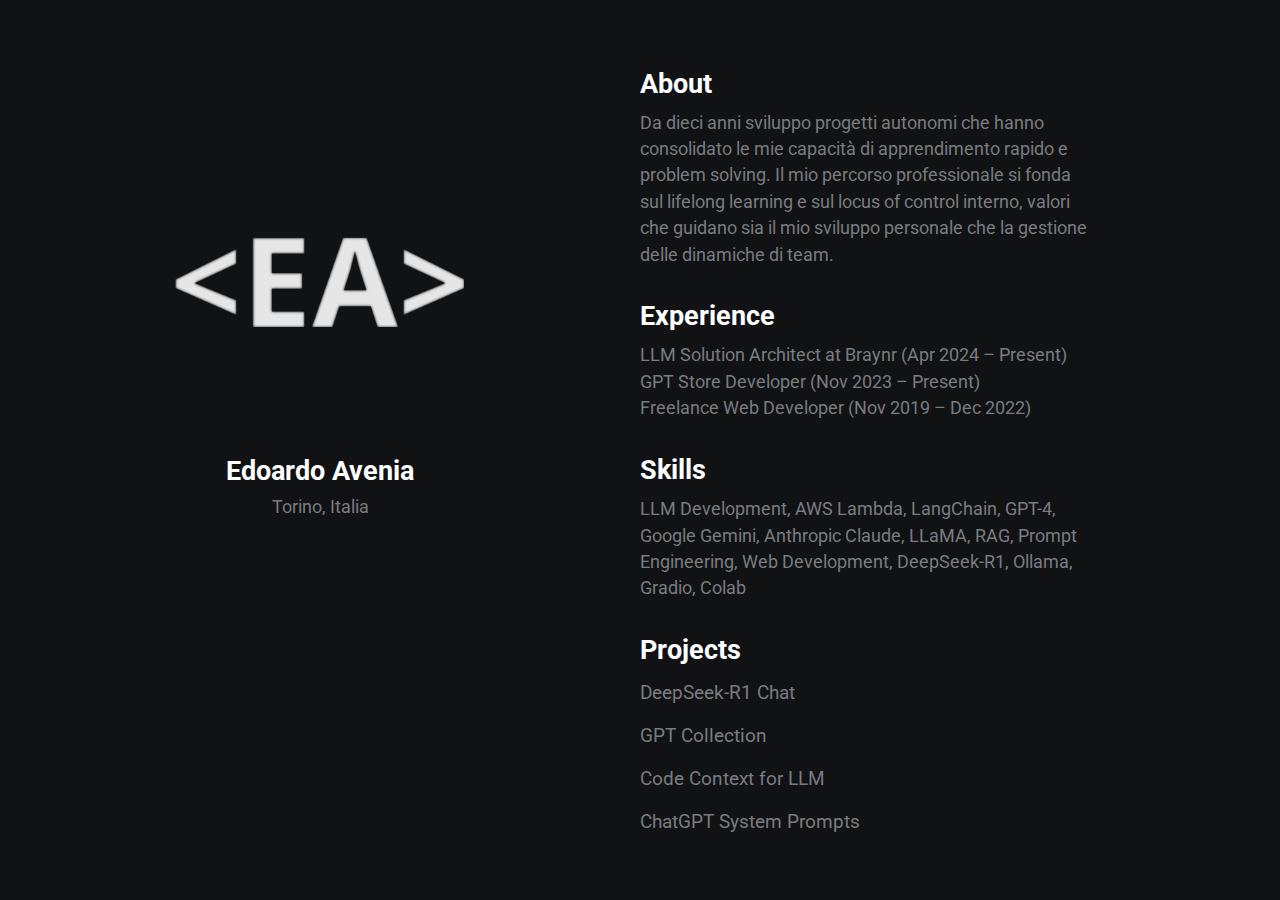
<file: index.html>
<!DOCTYPE html>
<html lang="it">
<head>
    <meta charset="UTF-8">
    <meta name="viewport" content="width=device-width, initial-scale=1.0">
    <meta http-equiv="X-UA-Compatible" content="ie=edge">
    
    <!-- SEO Meta Tags -->
    <title>Edoardo Avenia | LLM Solution Architect & AI Developer</title>
    <meta name="description" content="Edoardo Avenia: LLM Solution Architect e GPT Store Developer a Torino. Esperto in soluzioni AI con LangChain, GPT-4, Google Gemini e Anthropic Claude. Portfolio e progetti di Edoardo Avenia.">
    <meta name="keywords" content="Edoardo Avenia, LLM Developer, AI Developer, GPT Store Developer, LangChain, GPT-4, Google Gemini, Anthropic Claude, RAG, Prompt Engineering, DeepSeek-R1, Developer Torino">
    <meta name="author" content="Edoardo Avenia">

    <!-- Open Graph / Social Media Meta Tags -->
    <meta property="og:title" content="Edoardo Avenia - LLM Solution Architect">
    <meta property="og:description" content="Portfolio di Edoardo Avenia: LLM Solution Architect e GPT Store Developer. Sviluppo soluzioni AI con LangChain, GPT-4, Google Gemini e Anthropic Claude.">
    <meta property="og:image" content="https://edoardoavenia.com/images/edoardo-avenia-llm-developer.png">
    <meta property="og:url" content="https://edoardoavenia.com">
    <meta property="og:type" content="website">

    <!-- Favicons -->
    <link rel="icon" type="image/png" sizes="128x128" href="images/edoardo_avenia_logo.png">

    <!-- Fonts and CSS -->
    <link rel="stylesheet" href="https://use.fontawesome.com/releases/v5.4.1/css/all.css" integrity="sha384-5sAR7xN1Nv6T6+dT2mhtzEpVJvfS3NScPQTrOxhwjIuvcA67KV2R5Jz6kr4abQsz" crossorigin="anonymous">
    <link rel="stylesheet" href="style.css">
</head>
<body>
    <div class="grid-2">
        <div class="section-1">
            <img src="images/edoardo-avenia-llm-developer.png"  
                 alt="Edoardo Avenia - Portfolio personale e progetti di sviluppo AI"
                 class="hero-image">
            <h1>Edoardo Avenia</h1>
            <p>Torino, Italia</p>
            <div class="social-links">
                <a href="https://github.com/edoardoavenia/" target="_blank" aria-label="GitHub di Edoardo Avenia"><i class="fab fa-github"></i></a>
                <a href="https://www.linkedin.com/in/edoardoavenia/" target="_blank" aria-label="LinkedIn di Edoardo Avenia"><i class="fab fa-linkedin"></i></a>
                <a href="https://t.me/Edo4560" target="_blank" aria-label="Telegram di Edoardo Avenia"><i class="fab fa-telegram"></i></a>
            </div>
        </div>
        <div class="section-2">
            <h2>About</h2>
            <p>Da dieci anni sviluppo progetti autonomi che hanno consolidato le mie capacità di apprendimento rapido e problem solving. Il mio percorso professionale si fonda sul lifelong learning e sul locus of control interno, valori che guidano sia il mio sviluppo personale che la gestione delle dinamiche di team.</p>

            <h2>Experience</h2>
            <p>LLM Solution Architect at Braynr (Apr 2024 – Present)<br>
            GPT Store Developer (Nov 2023 – Present)<br>
            Freelance Web Developer (Nov 2019 – Dec 2022)</p>

            <h2>Skills</h2>
            <p>LLM Development, AWS Lambda, LangChain, GPT-4, Google Gemini, Anthropic Claude, LLaMA, RAG, Prompt Engineering, Web Development, DeepSeek-R1, Ollama, Gradio, Colab</p>
            
            <h2>Projects</h2>
            <div class="projects-container">
                <a href="https://github.com/edoardoavenia/deepseek-r1-gradio-env" target="_blank">DeepSeek-R1 Chat</a>
                <a href="https://github.com/edoardoavenia/edoardo-avenia-gpt-collection" target="_blank">GPT Collection</a>
                <a href="https://github.com/edoardoavenia/code-context-for-llm" target="_blank">Code Context for LLM</a>
                <a href="https://github.com/edoardoavenia/chatgpt-system-prompts" target="_blank">ChatGPT System Prompts</a>
            </div>
        </div>
    </div>
</body>
</html>
</file>
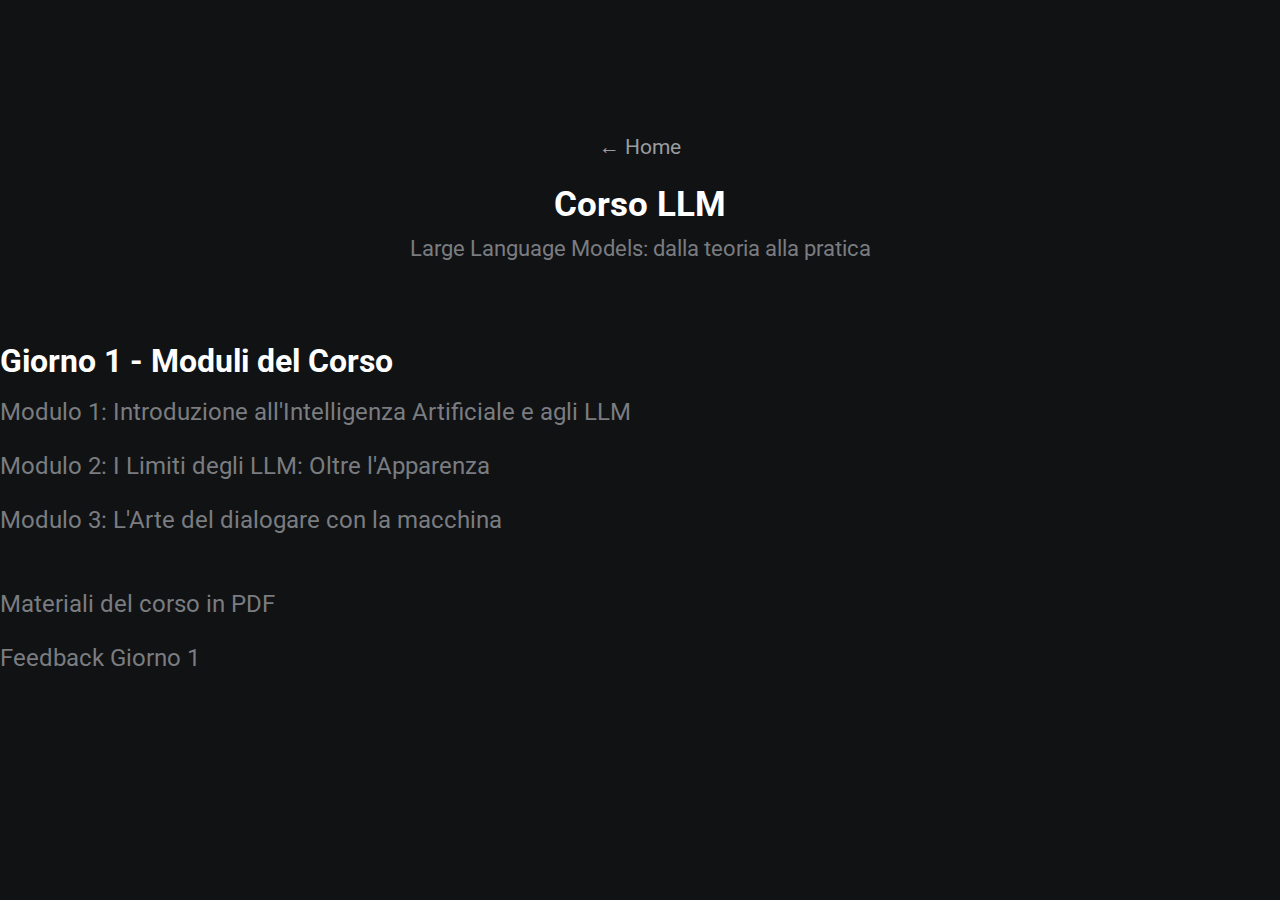
<file: corso-llm/index.html>
<!DOCTYPE html>
<html lang="it">
<head>
    <meta charset="UTF-8">
    <meta name="viewport" content="width=device-width, initial-scale=1.0">
    <title>Corso LLM - Large Language Models | Edoardo Avenia</title>
    <meta name="description" content="Corso completo sui Large Language Models: introduzione all'AI, limiti degli LLM e tecniche di prompt engineering.">
    <link rel="canonical" href="https://edoardoavenia.com/corso-llm/">
    <link rel="stylesheet" href="../style.css">
    <style>
        body {
            font-size: 1.3rem;
        }
        .section-1 h1 {
            font-size: 2.2rem;
        }
        .section-1 p {
            font-size: 1.4rem;
        }
        .section-2 h2 {
            font-size: 2rem;
        }
        .projects-container a {
            font-size: 1.5rem;
            padding: 8px 0;
        }
        .projects-container a:hover {
            font-size: 1.6rem;
        }
        .section-1 a {
            font-size: 1.3rem;
        }
    </style>
</head>
<body>
    <div class="section-1">
        <a href="/" style="color: #9A9C9F;">← Home</a>
        <h1>Corso LLM</h1>
        <p>Large Language Models: dalla teoria alla pratica</p>
    </div>

    <div class="section-2">
        <h2>Giorno 1 - Moduli del Corso</h2>

        <div class="projects-container">
            <a href="./introduzione-ai-llm/">
                Modulo 1: Introduzione all'Intelligenza Artificiale e agli LLM
            </a>

            <a href="./limiti-llm/">
                Modulo 2: I Limiti degli LLM: Oltre l'Apparenza
            </a>

            <a href="./introduzione-prompt-engineering/">
                Modulo 3: L'Arte del dialogare con la macchina
            </a>
        </div>

        <div style="margin-top: 40px;">
            <div class="projects-container">
                <a href="https://drive.google.com/drive/folders/1SdBfxS8YXXy1dbtgzeSe_vkJpoOYCWmd?usp=sharing" target="_blank">
                    Materiali del corso in PDF
                </a>

                <a href="https://docs.google.com/forms/d/e/1FAIpQLSfcOL537dWp3L6KPC3W8FoQBlGvZdgvXlevm3JD_2D-P6sspA/viewform" target="_blank">
                    Feedback Giorno 1
                </a>
            </div>
        </div>
    </div>
</body>
</html>
</file>
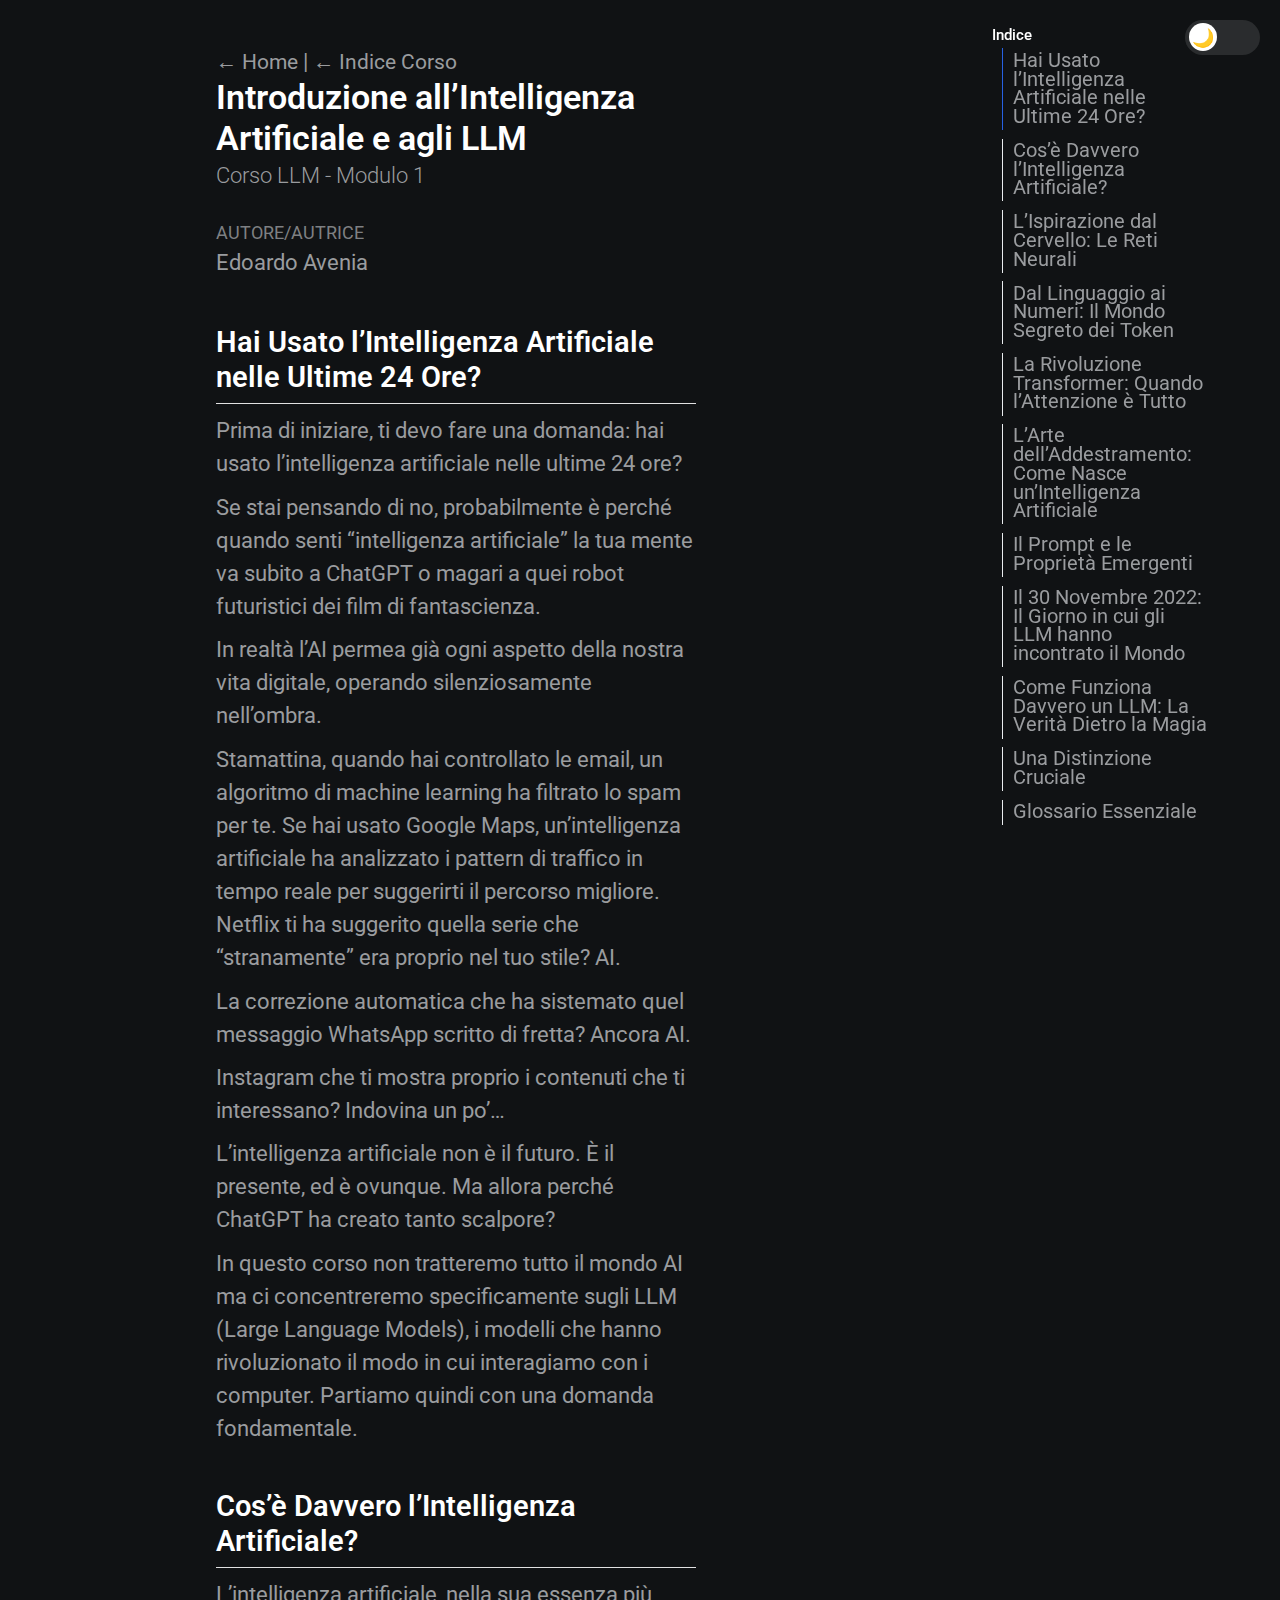
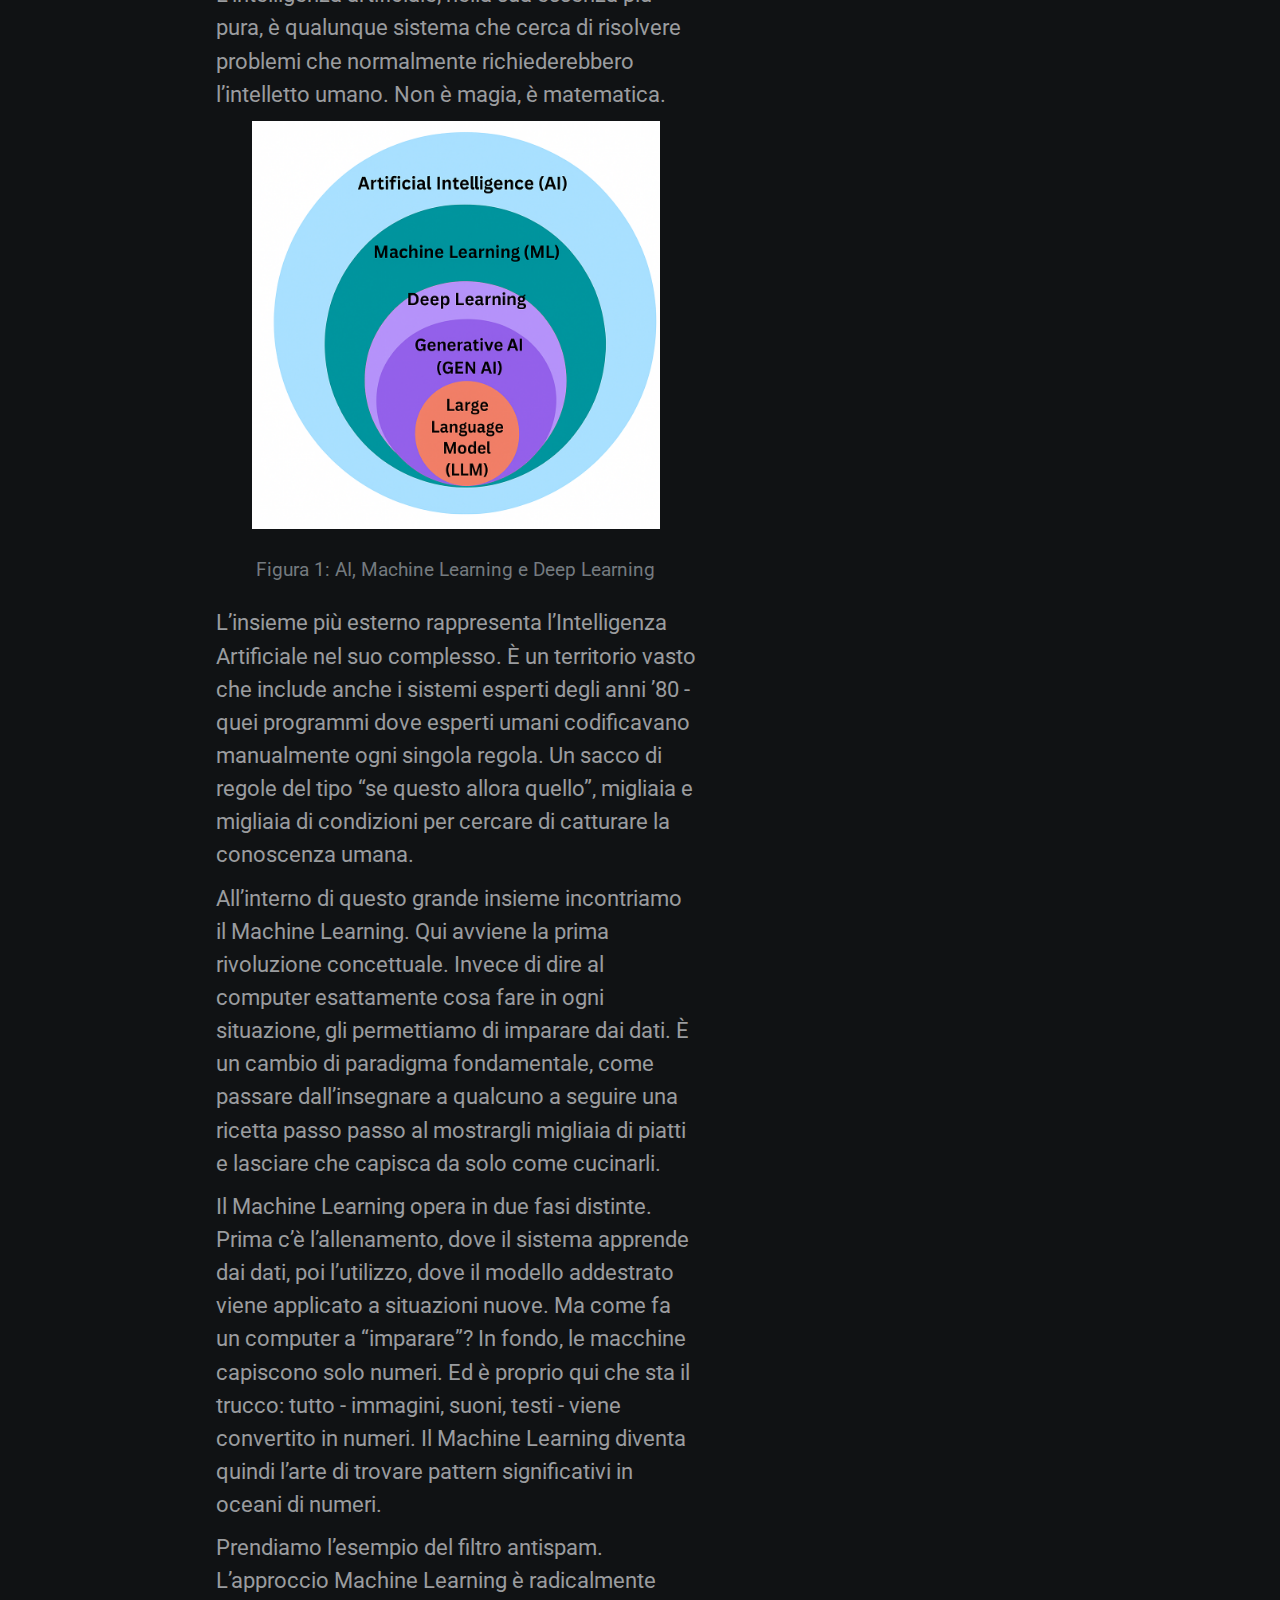
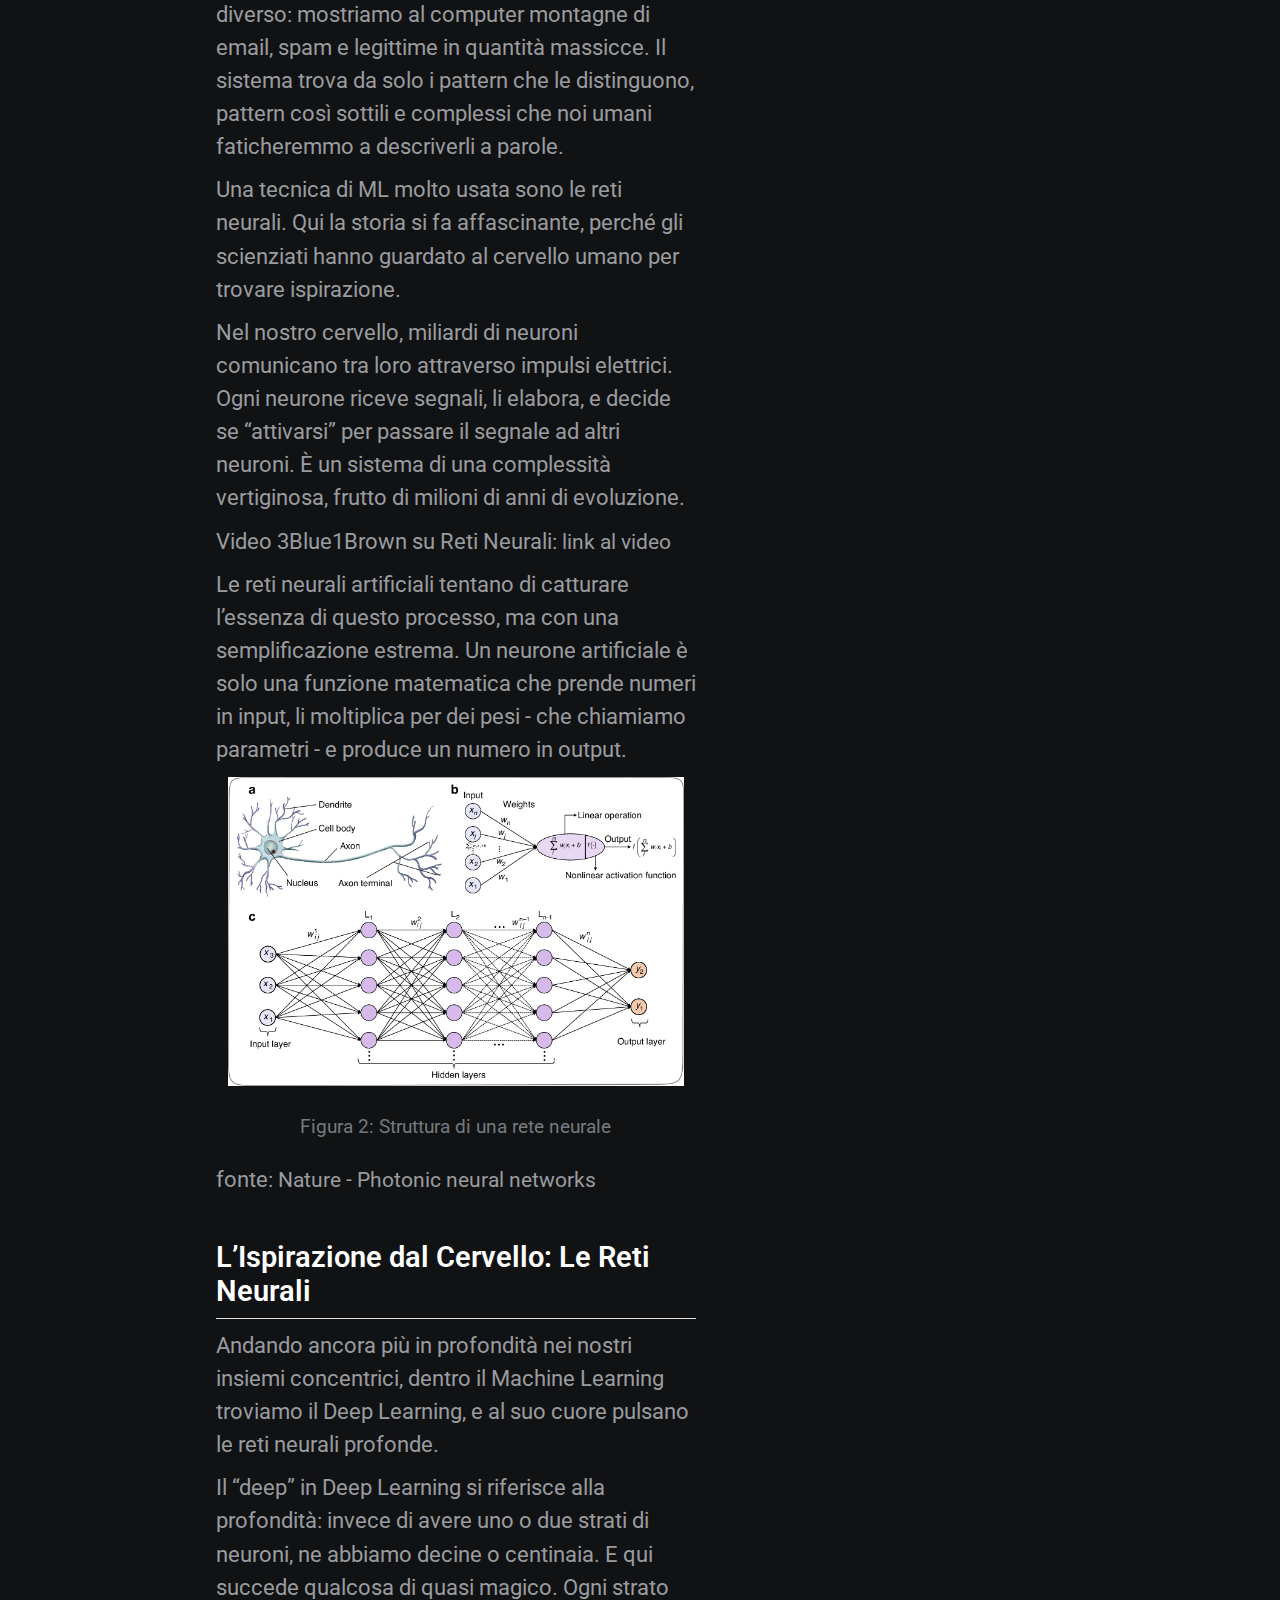
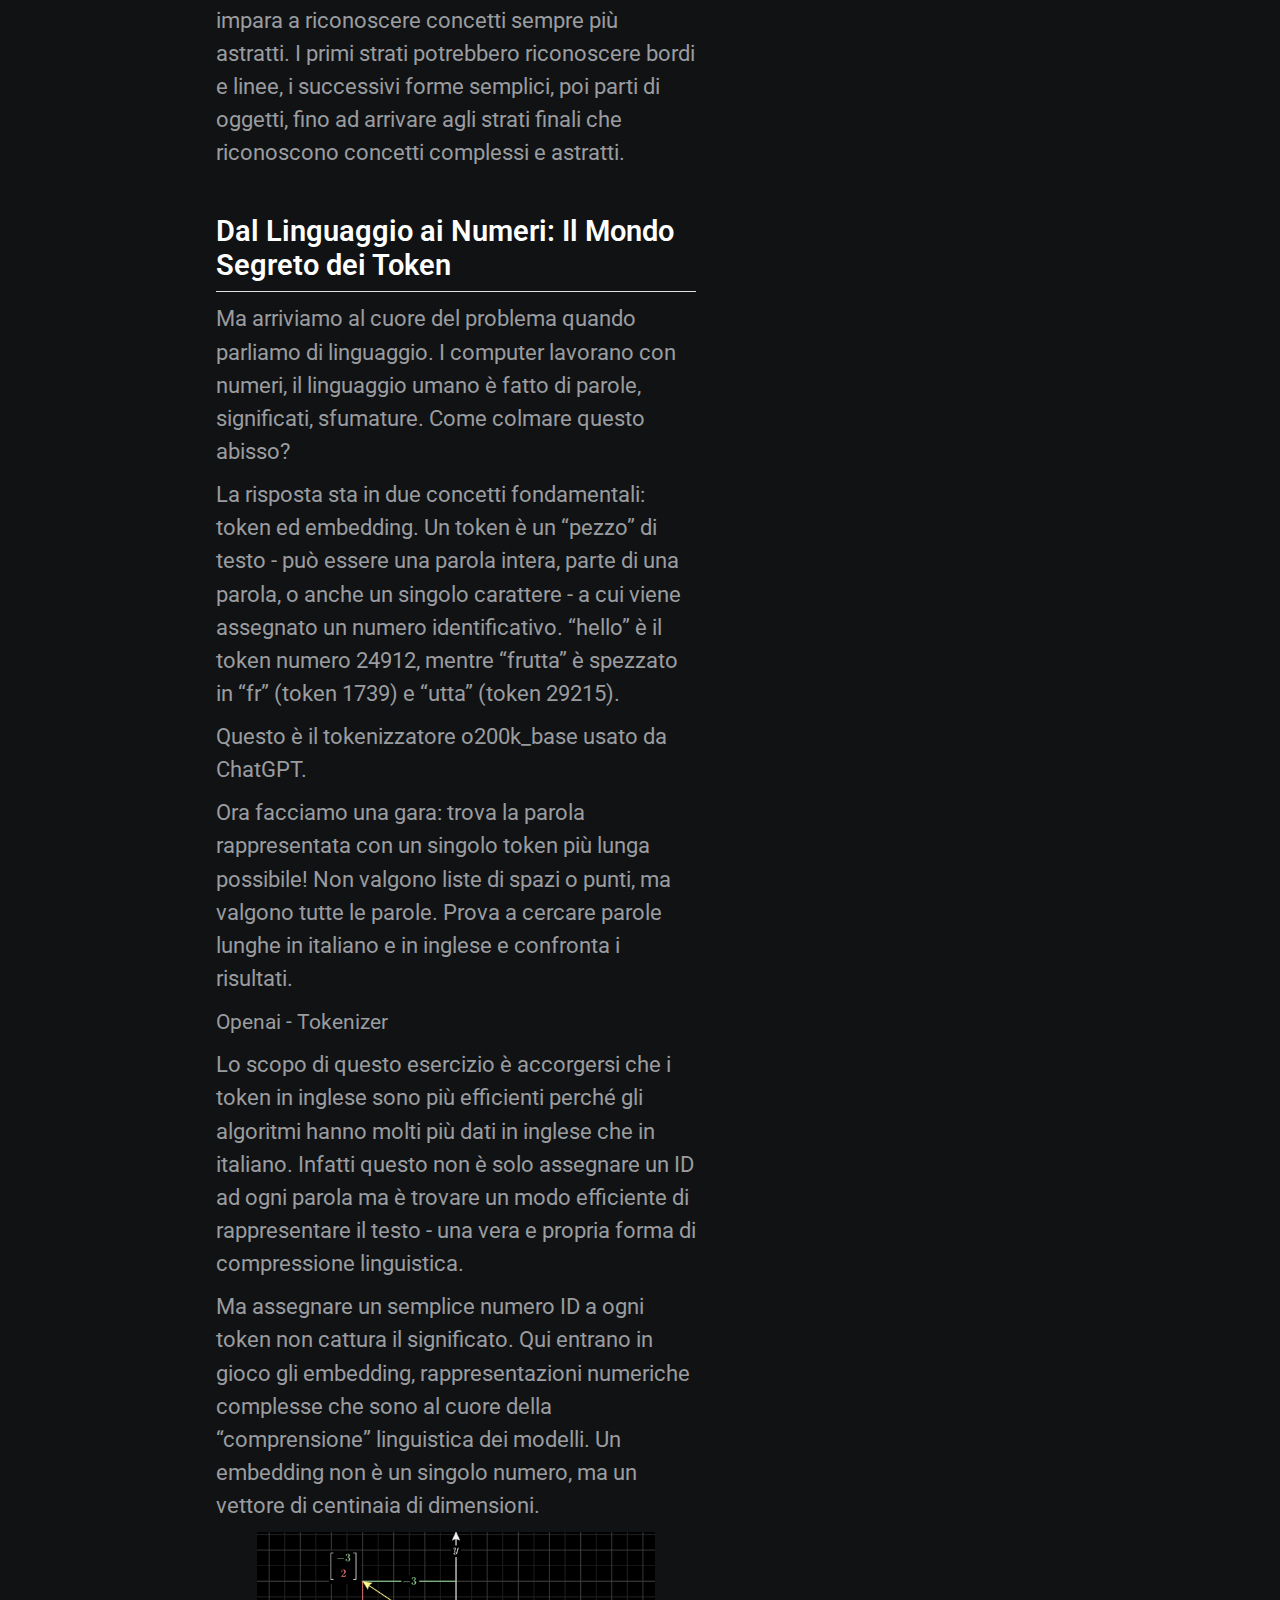
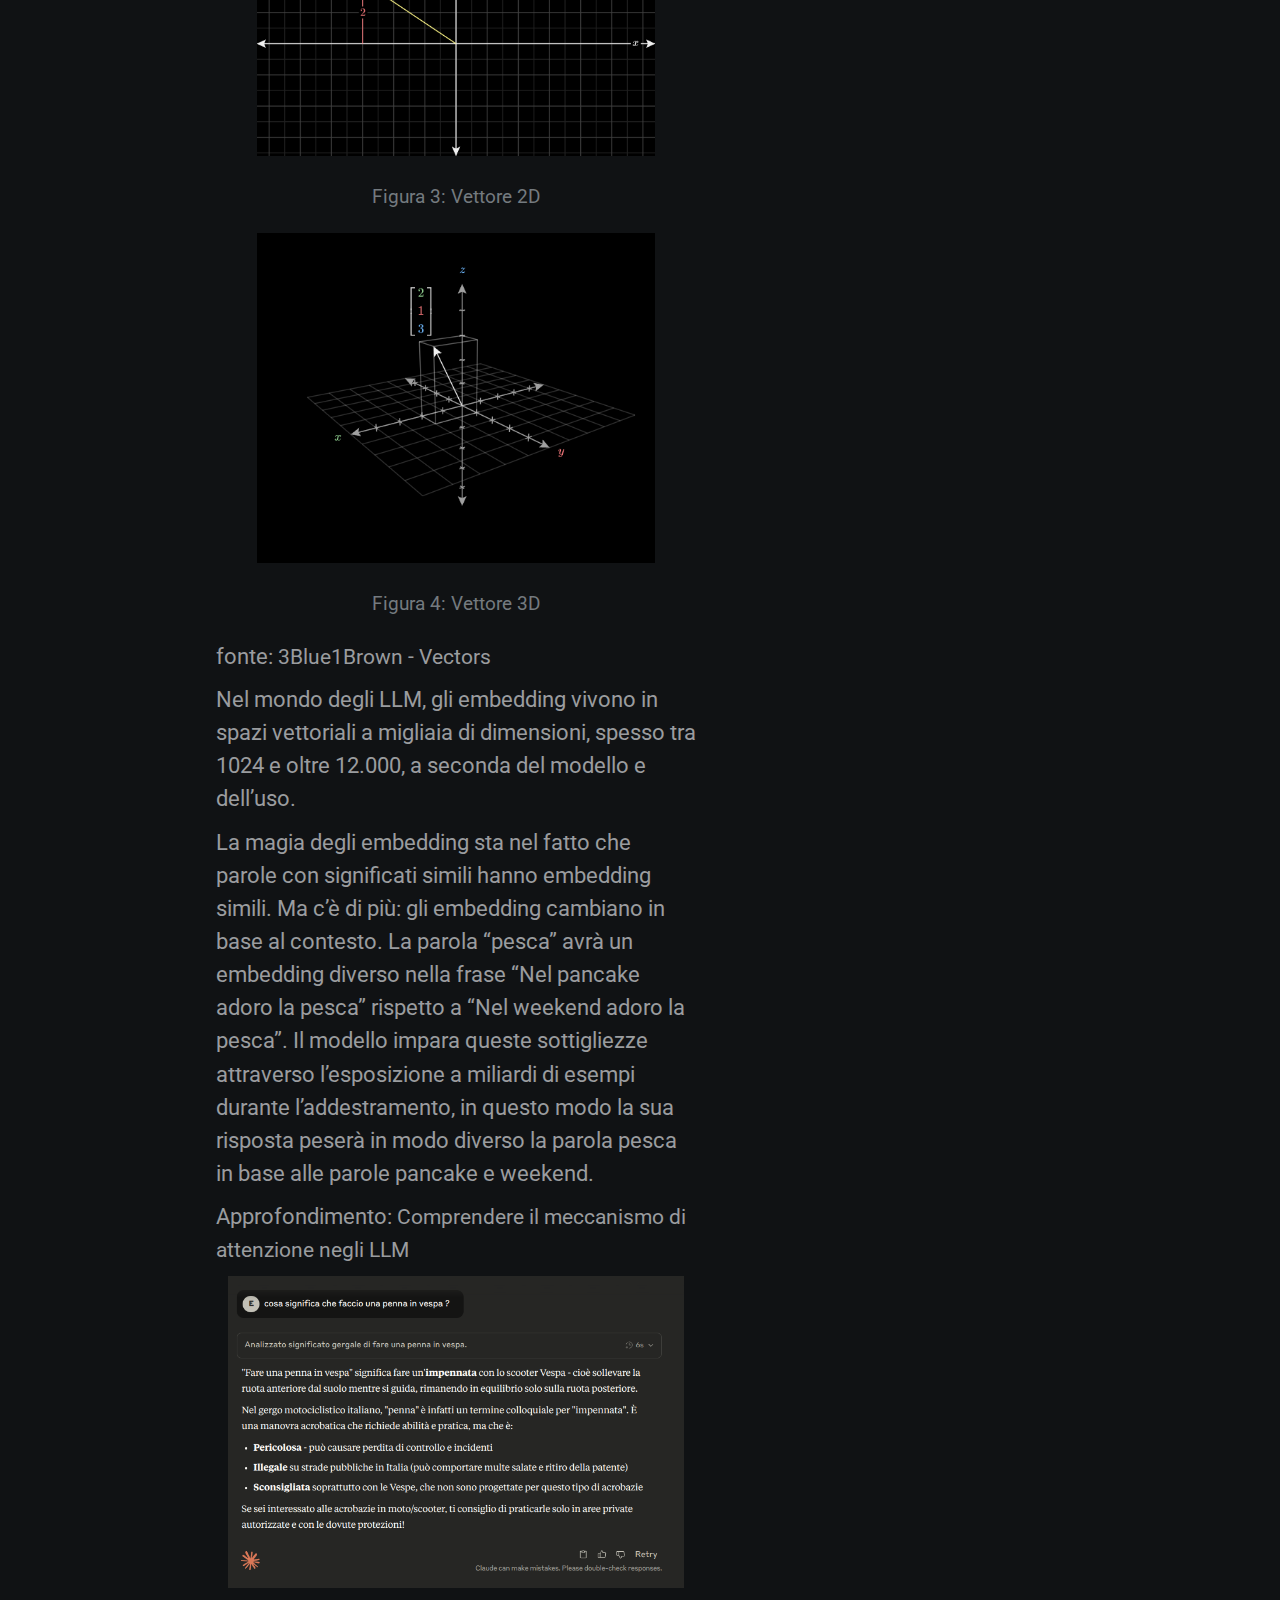
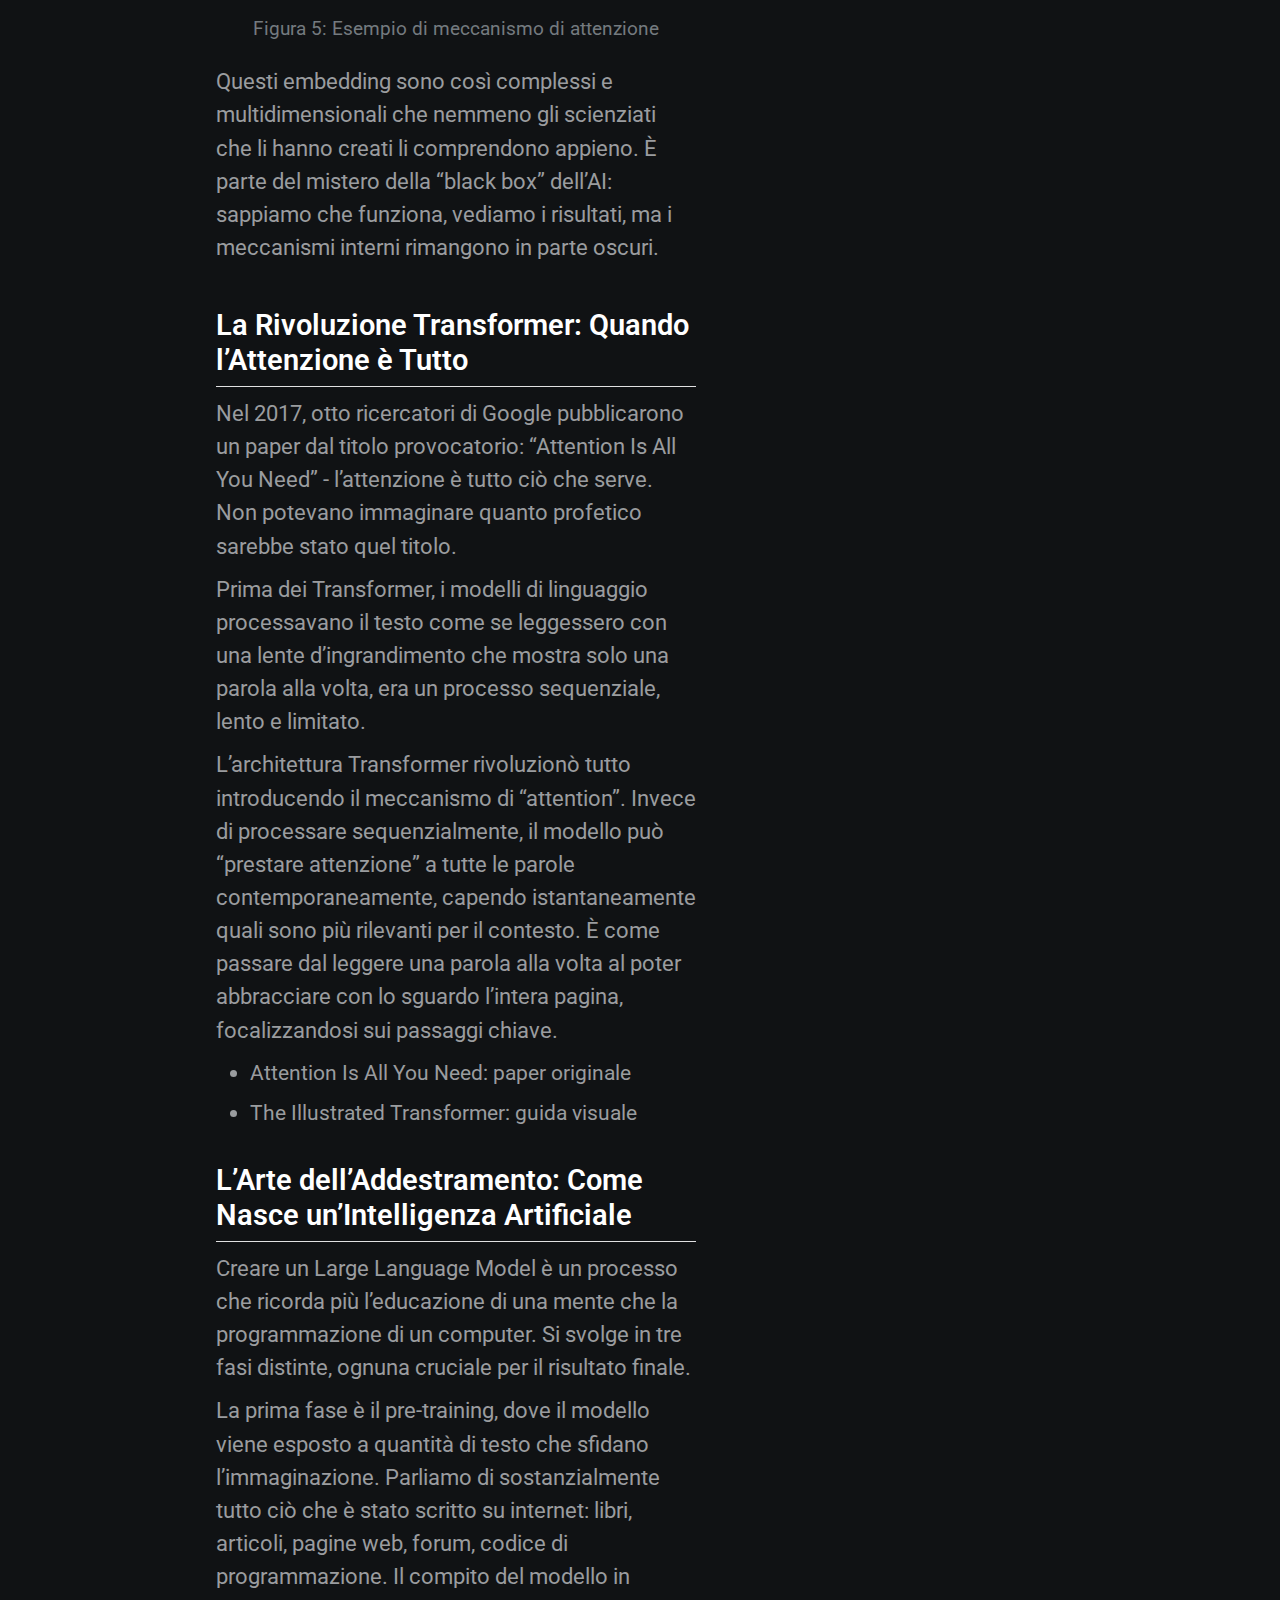
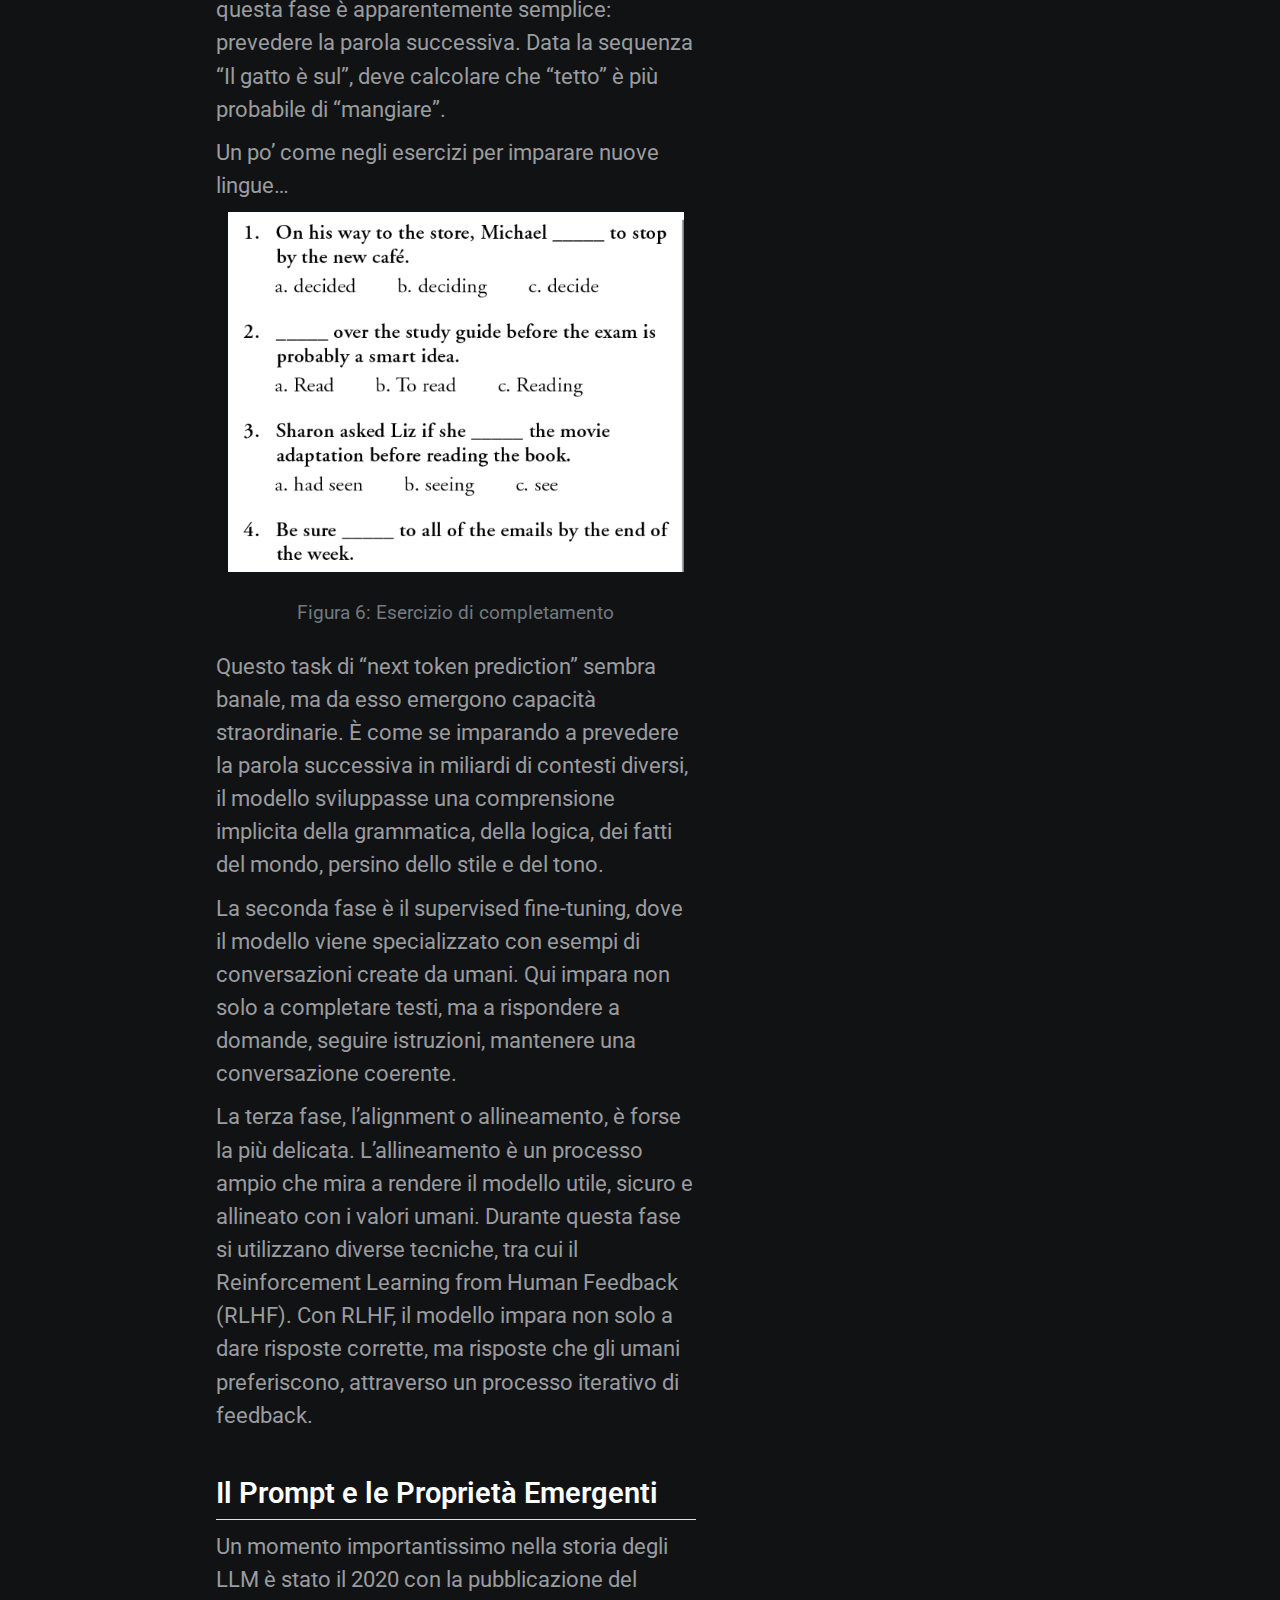
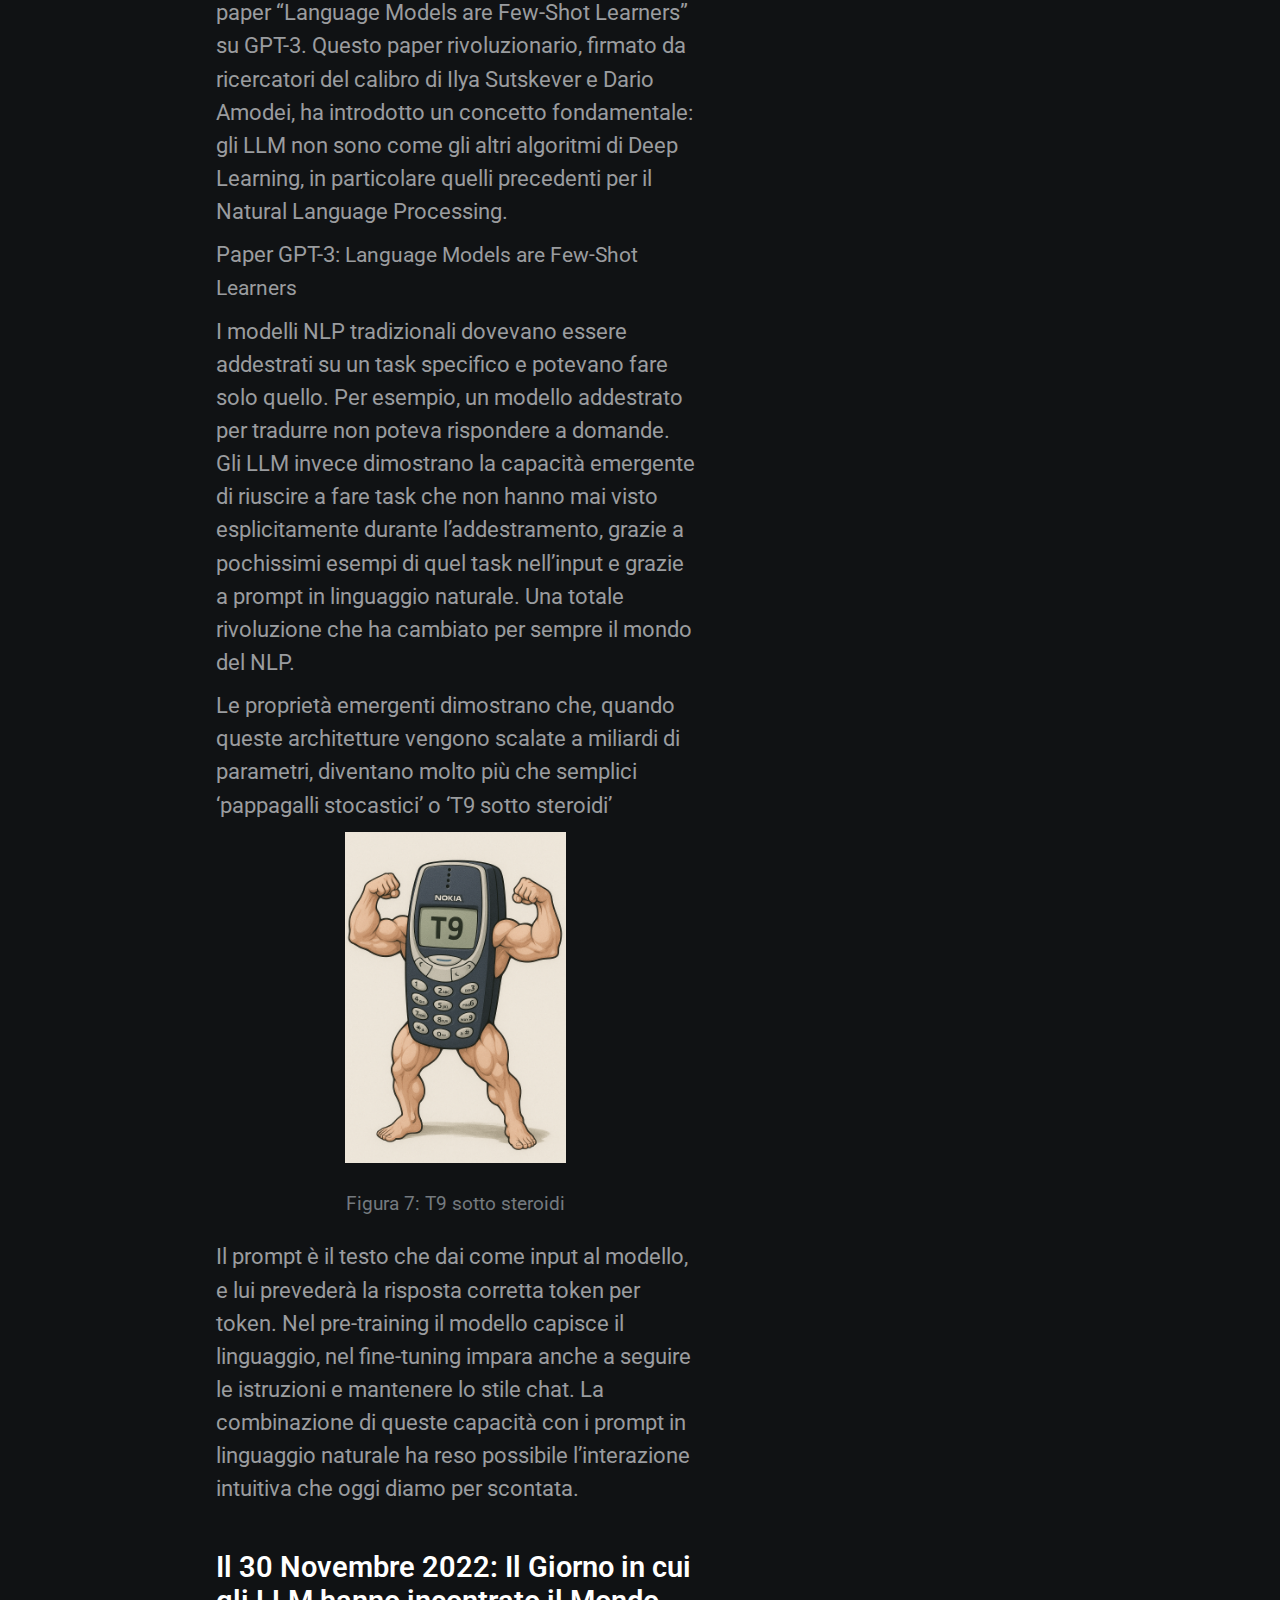
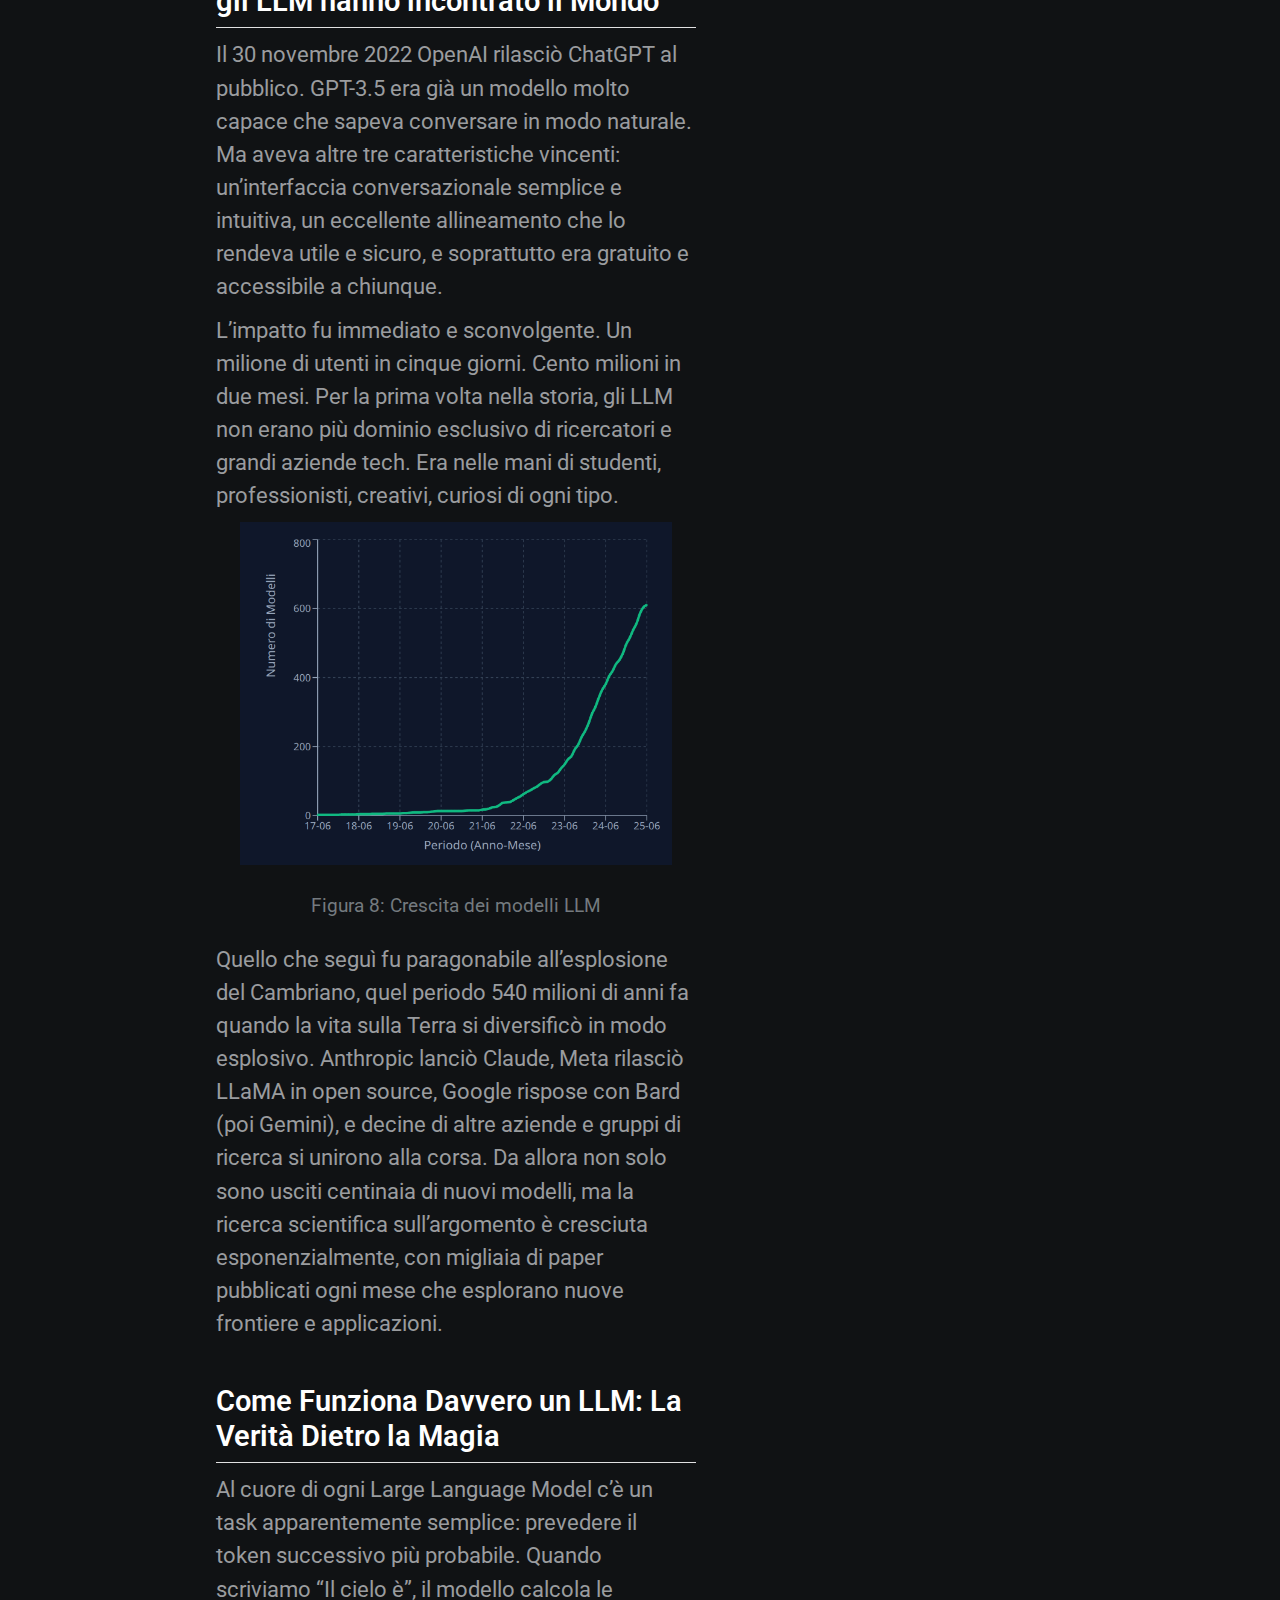
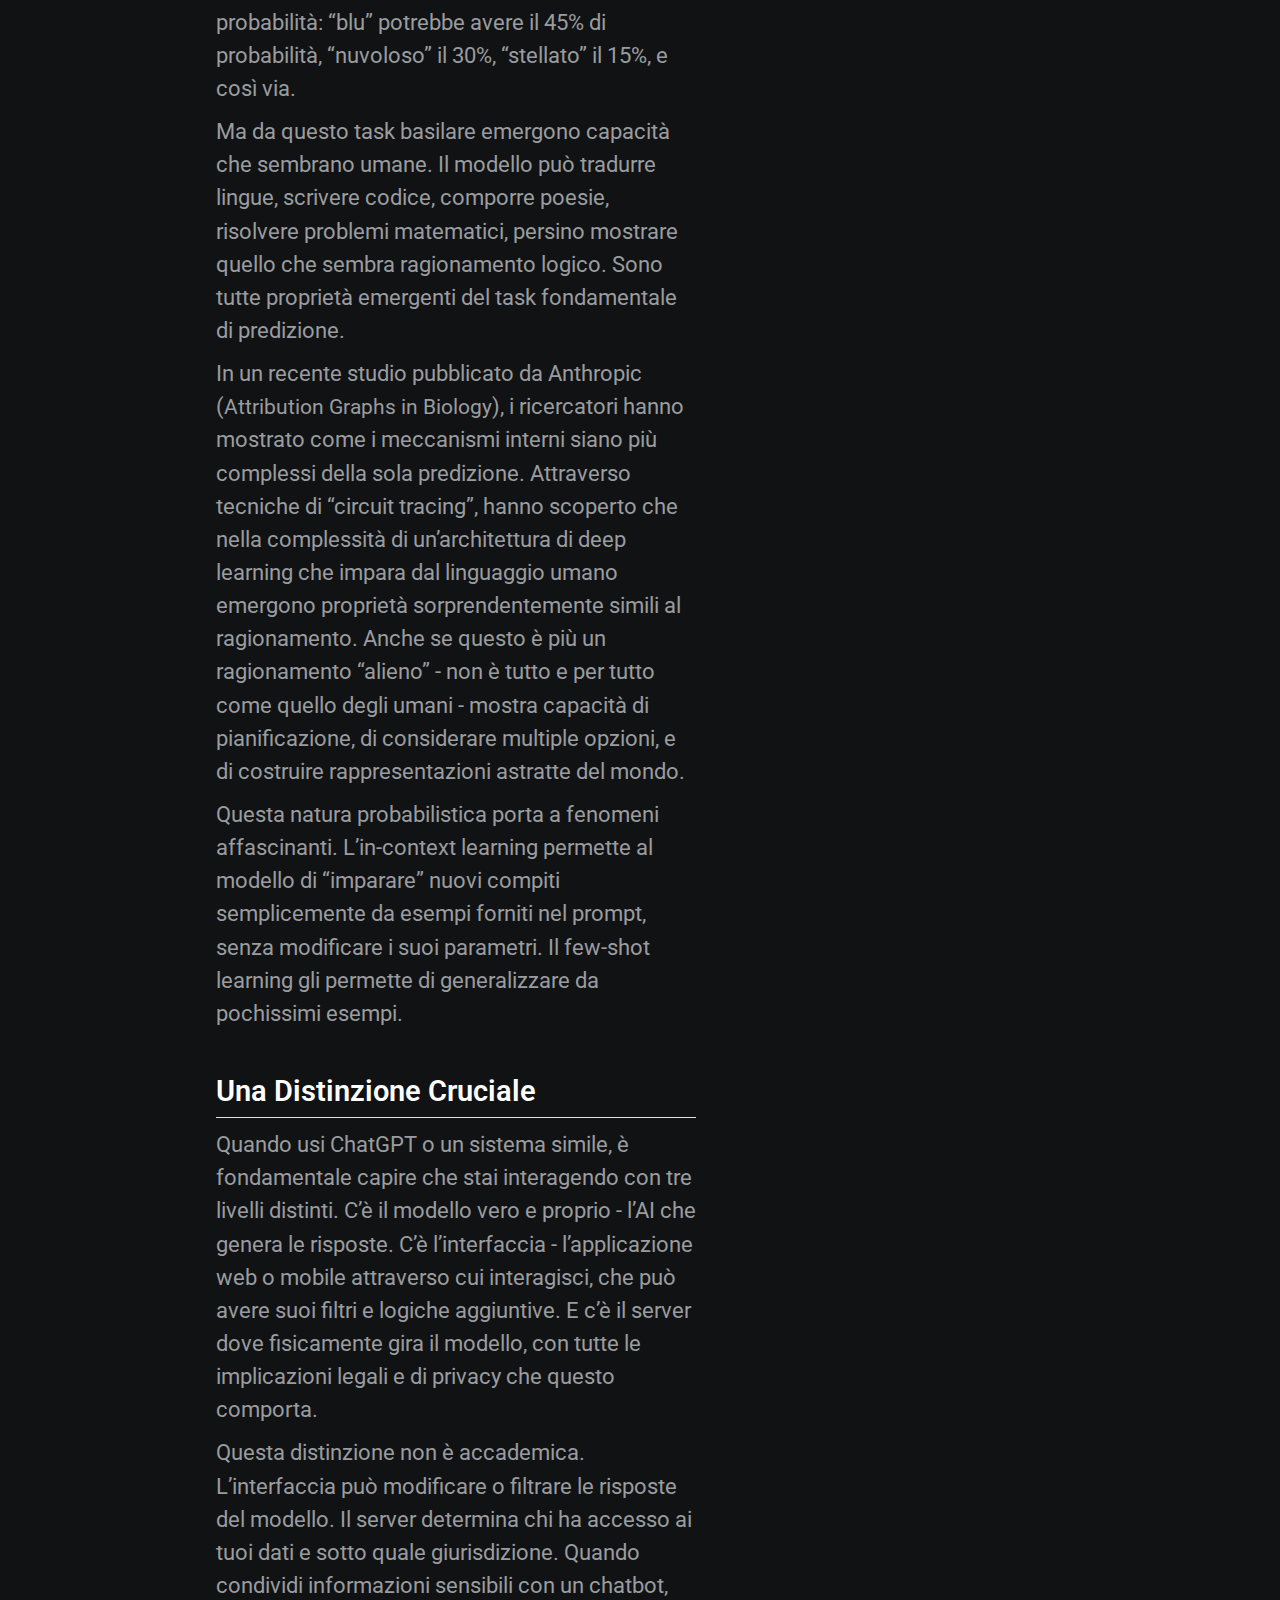
<file: corso-llm/introduzione-ai-llm/index.html>
<!DOCTYPE html>
<html xmlns="http://www.w3.org/1999/xhtml" lang="it" xml:lang="it"><head>

<meta charset="utf-8">
<meta name="generator" content="quarto-1.7.32">

<meta name="viewport" content="width=device-width, initial-scale=1.0, user-scalable=yes">

<meta name="author" content="Edoardo Avenia">

<title>Introduzione all’Intelligenza Artificiale e agli LLM</title>
<style>
code{white-space: pre-wrap;}
span.smallcaps{font-variant: small-caps;}
div.columns{display: flex; gap: min(4vw, 1.5em);}
div.column{flex: auto; overflow-x: auto;}
div.hanging-indent{margin-left: 1.5em; text-indent: -1.5em;}
ul.task-list{list-style: none;}
ul.task-list li input[type="checkbox"] {
  width: 0.8em;
  margin: 0 0.8em 0.2em -1em; /* quarto-specific, see https://github.com/quarto-dev/quarto-cli/issues/4556 */ 
  vertical-align: middle;
}
</style>


<script src="index_files/libs/clipboard/clipboard.min.js"></script>
<script src="index_files/libs/quarto-html/quarto.js" type="module"></script>
<script src="index_files/libs/quarto-html/tabsets/tabsets.js" type="module"></script>
<script src="index_files/libs/quarto-html/popper.min.js"></script>
<script src="index_files/libs/quarto-html/tippy.umd.min.js"></script>
<script src="index_files/libs/quarto-html/anchor.min.js"></script>
<link href="index_files/libs/quarto-html/tippy.css" rel="stylesheet">
<link href="index_files/libs/quarto-html/quarto-syntax-highlighting-37eea08aefeeee20ff55810ff984fec1.css" rel="stylesheet" id="quarto-text-highlighting-styles">
<script src="index_files/libs/bootstrap/bootstrap.min.js"></script>
<link href="index_files/libs/bootstrap/bootstrap-icons.css" rel="stylesheet">
<link href="index_files/libs/bootstrap/bootstrap-98cad52ce7327bfd42cee12d434ba08f.min.css" rel="stylesheet" append-hash="true" id="quarto-bootstrap" data-mode="light">


<link rel="stylesheet" href="../../style.css">
<link rel="stylesheet" href="../corso-theme.css">
</head>

<body class="quarto-light">

<div id="quarto-content" class="page-columns page-rows-contents page-layout-article">
<div id="quarto-margin-sidebar" class="sidebar margin-sidebar">
  <nav id="TOC" role="doc-toc" class="toc-active">
    <h2 id="toc-title">Indice</h2>
   
  <ul>
  <li><a href="#hai-usato-lintelligenza-artificiale-nelle-ultime-24-ore" id="toc-hai-usato-lintelligenza-artificiale-nelle-ultime-24-ore" class="nav-link active" data-scroll-target="#hai-usato-lintelligenza-artificiale-nelle-ultime-24-ore">Hai Usato l’Intelligenza Artificiale nelle Ultime 24 Ore?</a></li>
  <li><a href="#cosè-davvero-lintelligenza-artificiale" id="toc-cosè-davvero-lintelligenza-artificiale" class="nav-link" data-scroll-target="#cosè-davvero-lintelligenza-artificiale">Cos’è Davvero l’Intelligenza Artificiale?</a></li>
  <li><a href="#lispirazione-dal-cervello-le-reti-neurali" id="toc-lispirazione-dal-cervello-le-reti-neurali" class="nav-link" data-scroll-target="#lispirazione-dal-cervello-le-reti-neurali">L’Ispirazione dal Cervello: Le Reti Neurali</a></li>
  <li><a href="#dal-linguaggio-ai-numeri-il-mondo-segreto-dei-token" id="toc-dal-linguaggio-ai-numeri-il-mondo-segreto-dei-token" class="nav-link" data-scroll-target="#dal-linguaggio-ai-numeri-il-mondo-segreto-dei-token">Dal Linguaggio ai Numeri: Il Mondo Segreto dei Token</a></li>
  <li><a href="#la-rivoluzione-transformer-quando-lattenzione-è-tutto" id="toc-la-rivoluzione-transformer-quando-lattenzione-è-tutto" class="nav-link" data-scroll-target="#la-rivoluzione-transformer-quando-lattenzione-è-tutto">La Rivoluzione Transformer: Quando l’Attenzione è Tutto</a></li>
  <li><a href="#larte-delladdestramento-come-nasce-unintelligenza-artificiale" id="toc-larte-delladdestramento-come-nasce-unintelligenza-artificiale" class="nav-link" data-scroll-target="#larte-delladdestramento-come-nasce-unintelligenza-artificiale">L’Arte dell’Addestramento: Come Nasce un’Intelligenza Artificiale</a></li>
  <li><a href="#il-prompt-e-le-proprietà-emergenti" id="toc-il-prompt-e-le-proprietà-emergenti" class="nav-link" data-scroll-target="#il-prompt-e-le-proprietà-emergenti">Il Prompt e le Proprietà Emergenti</a></li>
  <li><a href="#il-30-novembre-2022-il-giorno-in-cui-gli-llm-hanno-incontrato-il-mondo" id="toc-il-30-novembre-2022-il-giorno-in-cui-gli-llm-hanno-incontrato-il-mondo" class="nav-link" data-scroll-target="#il-30-novembre-2022-il-giorno-in-cui-gli-llm-hanno-incontrato-il-mondo">Il 30 Novembre 2022: Il Giorno in cui gli LLM hanno incontrato il Mondo</a></li>
  <li><a href="#come-funziona-davvero-un-llm-la-verità-dietro-la-magia" id="toc-come-funziona-davvero-un-llm-la-verità-dietro-la-magia" class="nav-link" data-scroll-target="#come-funziona-davvero-un-llm-la-verità-dietro-la-magia">Come Funziona Davvero un LLM: La Verità Dietro la Magia</a></li>
  <li><a href="#una-distinzione-cruciale" id="toc-una-distinzione-cruciale" class="nav-link" data-scroll-target="#una-distinzione-cruciale">Una Distinzione Cruciale</a></li>
  <li><a href="#glossario-essenziale" id="toc-glossario-essenziale" class="nav-link" data-scroll-target="#glossario-essenziale">Glossario Essenziale</a></li>
  </ul>
</nav>
</div>
<main class="content" id="quarto-document-content">
<div class="theme-toggle">
  <label class="switch">
    <input type="checkbox" id="theme-toggle">
    <span class="slider"></span>
  </label>
</div>
<div class="section-2">
<a href="/">← Home</a> | <a href="/corso-llm/">← Indice Corso</a>

<header id="title-block-header" class="quarto-title-block default">
<div class="quarto-title">
<h1 class="title">Introduzione all’Intelligenza Artificiale e agli LLM</h1>
<p class="subtitle lead">Corso LLM - Modulo 1</p>
</div>



<div class="quarto-title-meta">

    <div>
    <div class="quarto-title-meta-heading">Autore/Autrice</div>
    <div class="quarto-title-meta-contents">
             <p>Edoardo Avenia </p>
          </div>
  </div>
    
  
    
  </div>
  


</header>


<section id="hai-usato-lintelligenza-artificiale-nelle-ultime-24-ore" class="level2">
<h2 class="anchored" data-anchor-id="hai-usato-lintelligenza-artificiale-nelle-ultime-24-ore">Hai Usato l’Intelligenza Artificiale nelle Ultime 24 Ore?</h2>
<p>Prima di iniziare, ti devo fare una domanda: hai usato l’intelligenza artificiale nelle ultime 24 ore?</p>
<p>Se stai pensando di no, probabilmente è perché quando senti “intelligenza artificiale” la tua mente va subito a ChatGPT o magari a quei robot futuristici dei film di fantascienza.</p>
<p>In realtà l’AI permea già ogni aspetto della nostra vita digitale, operando silenziosamente nell’ombra.</p>
<p>Stamattina, quando hai controllato le email, un algoritmo di machine learning ha filtrato lo spam per te. Se hai usato Google Maps, un’intelligenza artificiale ha analizzato i pattern di traffico in tempo reale per suggerirti il percorso migliore. Netflix ti ha suggerito quella serie che “stranamente” era proprio nel tuo stile? AI.</p>
<p>La correzione automatica che ha sistemato quel messaggio WhatsApp scritto di fretta? Ancora AI.</p>
<p>Instagram che ti mostra proprio i contenuti che ti interessano? Indovina un po’…</p>
<p>L’intelligenza artificiale non è il futuro. È il presente, ed è ovunque. Ma allora perché ChatGPT ha creato tanto scalpore?</p>
<p>In questo corso non tratteremo tutto il mondo AI ma ci concentreremo specificamente sugli LLM (Large Language Models), i modelli che hanno rivoluzionato il modo in cui interagiamo con i computer. Partiamo quindi con una domanda fondamentale.</p>
</section>
<section id="cosè-davvero-lintelligenza-artificiale" class="level2">
<h2 class="anchored" data-anchor-id="cosè-davvero-lintelligenza-artificiale">Cos’è Davvero l’Intelligenza Artificiale?</h2>
<p>L’intelligenza artificiale, nella sua essenza più pura, è qualunque sistema che cerca di risolvere problemi che normalmente richiederebbero l’intelletto umano. Non è magia, è matematica.</p>
<div class="quarto-figure quarto-figure-center">
<figure class="figure">
<p><img src="immagini/ai_ml_dl_venn_diagram.png" class="img-fluid figure-img" style="width:85.0%"></p>
<figcaption>Figura 1: AI, Machine Learning e Deep Learning</figcaption>
</figure>
</div>
<p>L’insieme più esterno rappresenta l’Intelligenza Artificiale nel suo complesso. È un territorio vasto che include anche i sistemi esperti degli anni ’80 - quei programmi dove esperti umani codificavano manualmente ogni singola regola. Un sacco di regole del tipo “se questo allora quello”, migliaia e migliaia di condizioni per cercare di catturare la conoscenza umana.</p>
<p>All’interno di questo grande insieme incontriamo il Machine Learning. Qui avviene la prima rivoluzione concettuale. Invece di dire al computer esattamente cosa fare in ogni situazione, gli permettiamo di imparare dai dati. È un cambio di paradigma fondamentale, come passare dall’insegnare a qualcuno a seguire una ricetta passo passo al mostrargli migliaia di piatti e lasciare che capisca da solo come cucinarli.</p>
<p>Il Machine Learning opera in due fasi distinte. Prima c’è l’allenamento, dove il sistema apprende dai dati, poi l’utilizzo, dove il modello addestrato viene applicato a situazioni nuove. Ma come fa un computer a “imparare”? In fondo, le macchine capiscono solo numeri. Ed è proprio qui che sta il trucco: tutto - immagini, suoni, testi - viene convertito in numeri. Il Machine Learning diventa quindi l’arte di trovare pattern significativi in oceani di numeri.</p>
<p>Prendiamo l’esempio del filtro antispam. L’approccio Machine Learning è radicalmente diverso: mostriamo al computer montagne di email, spam e legittime in quantità massicce. Il sistema trova da solo i pattern che le distinguono, pattern così sottili e complessi che noi umani faticheremmo a descriverli a parole.</p>
<p>Una tecnica di ML molto usata sono le reti neurali. Qui la storia si fa affascinante, perché gli scienziati hanno guardato al cervello umano per trovare ispirazione.</p>
<p>Nel nostro cervello, miliardi di neuroni comunicano tra loro attraverso impulsi elettrici. Ogni neurone riceve segnali, li elabora, e decide se “attivarsi” per passare il segnale ad altri neuroni. È un sistema di una complessità vertiginosa, frutto di milioni di anni di evoluzione.</p>
<p>Video 3Blue1Brown su Reti Neurali: <a href="https://www.youtube.com/watch?v=aircAruvnKk">link al video</a></p>
<p>Le reti neurali artificiali tentano di catturare l’essenza di questo processo, ma con una semplificazione estrema. Un neurone artificiale è solo una funzione matematica che prende numeri in input, li moltiplica per dei pesi - che chiamiamo parametri - e produce un numero in output.</p>
<div class="quarto-figure quarto-figure-center">
<figure class="figure">
<p><img src="immagini/artificial_neural_network.png" class="img-fluid figure-img" style="width:95.0%"></p>
<figcaption>Figura 2: Struttura di una rete neurale</figcaption>
</figure>
</div>
<p>fonte: <a href="https://www.nature.com/articles/s41377-024-01590-3">Nature - Photonic neural networks</a></p>
</section>
<section id="lispirazione-dal-cervello-le-reti-neurali" class="level2">
<h2 class="anchored" data-anchor-id="lispirazione-dal-cervello-le-reti-neurali">L’Ispirazione dal Cervello: Le Reti Neurali</h2>
<p>Andando ancora più in profondità nei nostri insiemi concentrici, dentro il Machine Learning troviamo il Deep Learning, e al suo cuore pulsano le reti neurali profonde.</p>
<p>Il “deep” in Deep Learning si riferisce alla profondità: invece di avere uno o due strati di neuroni, ne abbiamo decine o centinaia. E qui succede qualcosa di quasi magico. Ogni strato impara a riconoscere concetti sempre più astratti. I primi strati potrebbero riconoscere bordi e linee, i successivi forme semplici, poi parti di oggetti, fino ad arrivare agli strati finali che riconoscono concetti complessi e astratti.</p>
</section>
<section id="dal-linguaggio-ai-numeri-il-mondo-segreto-dei-token" class="level2">
<h2 class="anchored" data-anchor-id="dal-linguaggio-ai-numeri-il-mondo-segreto-dei-token">Dal Linguaggio ai Numeri: Il Mondo Segreto dei Token</h2>
<p>Ma arriviamo al cuore del problema quando parliamo di linguaggio. I computer lavorano con numeri, il linguaggio umano è fatto di parole, significati, sfumature. Come colmare questo abisso?</p>
<p>La risposta sta in due concetti fondamentali: token ed embedding. Un token è un “pezzo” di testo - può essere una parola intera, parte di una parola, o anche un singolo carattere - a cui viene assegnato un numero identificativo. “hello” è il token numero 24912, mentre “frutta” è spezzato in “fr” (token 1739) e “utta” (token 29215).</p>
<p>Questo è il tokenizzatore o200k_base usato da ChatGPT.</p>
<p>Ora facciamo una gara: trova la parola rappresentata con un singolo token più lunga possibile! Non valgono liste di spazi o punti, ma valgono tutte le parole. Prova a cercare parole lunghe in italiano e in inglese e confronta i risultati.</p>
<p><a href="https://platform.openai.com/tokenizer">Openai - Tokenizer</a></p>
<p>Lo scopo di questo esercizio è accorgersi che i token in inglese sono più efficienti perché gli algoritmi hanno molti più dati in inglese che in italiano. Infatti questo non è solo assegnare un ID ad ogni parola ma è trovare un modo efficiente di rappresentare il testo - una vera e propria forma di compressione linguistica.</p>
<p>Ma assegnare un semplice numero ID a ogni token non cattura il significato. Qui entrano in gioco gli embedding, rappresentazioni numeriche complesse che sono al cuore della “comprensione” linguistica dei modelli. Un embedding non è un singolo numero, ma un vettore di centinaia di dimensioni.</p>
<div class="quarto-figure quarto-figure-center">
<figure class="figure">
<p><img src="immagini/2d_vector.png" class="img-fluid figure-img" style="width:83.0%"></p>
<figcaption>Figura 3: Vettore 2D</figcaption>
</figure>
</div>
<div class="quarto-figure quarto-figure-center">
<figure class="figure">
<p><img src="immagini/3d_vector.png" class="img-fluid figure-img" style="width:83.0%"></p>
<figcaption>Figura 4: Vettore 3D</figcaption>
</figure>
</div>
<p>fonte: <a href="https://www.3blue1brown.com/lessons/vectors">3Blue1Brown - Vectors</a></p>
<p>Nel mondo degli LLM, gli embedding vivono in spazi vettoriali a migliaia di dimensioni, spesso tra 1024 e oltre 12.000, a seconda del modello e dell’uso.</p>
<p>La magia degli embedding sta nel fatto che parole con significati simili hanno embedding simili. Ma c’è di più: gli embedding cambiano in base al contesto. La parola “pesca” avrà un embedding diverso nella frase “Nel pancake adoro la pesca” rispetto a “Nel weekend adoro la pesca”. Il modello impara queste sottigliezze attraverso l’esposizione a miliardi di esempi durante l’addestramento, in questo modo la sua risposta peserà in modo diverso la parola pesca in base alle parole pancake e weekend.</p>
<p>Approfondimento: <a href="https://muneebsa.medium.com/deep-learning-101-lesson-30-understanding-text-with-attention-heatmaps-efe968a51bc2">Comprendere il meccanismo di attenzione negli LLM</a></p>
<div class="quarto-figure quarto-figure-center">
<figure class="figure">
<p><img src="immagini/esempio_attenzione.png" class="img-fluid figure-img" style="width:95.0%"></p>
<figcaption>Figura 5: Esempio di meccanismo di attenzione</figcaption>
</figure>
</div>
<p>Questi embedding sono così complessi e multidimensionali che nemmeno gli scienziati che li hanno creati li comprendono appieno. È parte del mistero della “black box” dell’AI: sappiamo che funziona, vediamo i risultati, ma i meccanismi interni rimangono in parte oscuri.</p>
</section>
<section id="la-rivoluzione-transformer-quando-lattenzione-è-tutto" class="level2">
<h2 class="anchored" data-anchor-id="la-rivoluzione-transformer-quando-lattenzione-è-tutto">La Rivoluzione Transformer: Quando l’Attenzione è Tutto</h2>
<p>Nel 2017, otto ricercatori di Google pubblicarono un paper dal titolo provocatorio: “Attention Is All You Need” - l’attenzione è tutto ciò che serve. Non potevano immaginare quanto profetico sarebbe stato quel titolo.</p>
<p>Prima dei Transformer, i modelli di linguaggio processavano il testo come se leggessero con una lente d’ingrandimento che mostra solo una parola alla volta, era un processo sequenziale, lento e limitato.</p>
<p>L’architettura Transformer rivoluzionò tutto introducendo il meccanismo di “attention”. Invece di processare sequenzialmente, il modello può “prestare attenzione” a tutte le parole contemporaneamente, capendo istantaneamente quali sono più rilevanti per il contesto. È come passare dal leggere una parola alla volta al poter abbracciare con lo sguardo l’intera pagina, focalizzandosi sui passaggi chiave.</p>
<ul>
<li>Attention Is All You Need: <a href="https://arxiv.org/abs/1706.03762">paper originale</a></li>
<li>The Illustrated Transformer: <a href="https://jalammar.github.io/illustrated-transformer/">guida visuale</a></li>
</ul>
</section>
<section id="larte-delladdestramento-come-nasce-unintelligenza-artificiale" class="level2">
<h2 class="anchored" data-anchor-id="larte-delladdestramento-come-nasce-unintelligenza-artificiale">L’Arte dell’Addestramento: Come Nasce un’Intelligenza Artificiale</h2>
<p>Creare un Large Language Model è un processo che ricorda più l’educazione di una mente che la programmazione di un computer. Si svolge in tre fasi distinte, ognuna cruciale per il risultato finale.</p>
<p>La prima fase è il pre-training, dove il modello viene esposto a quantità di testo che sfidano l’immaginazione. Parliamo di sostanzialmente tutto ciò che è stato scritto su internet: libri, articoli, pagine web, forum, codice di programmazione. Il compito del modello in questa fase è apparentemente semplice: prevedere la parola successiva. Data la sequenza “Il gatto è sul”, deve calcolare che “tetto” è più probabile di “mangiare”.</p>
<p>Un po’ come negli esercizi per imparare nuove lingue…</p>
<div class="quarto-figure quarto-figure-center">
<figure class="figure">
<p><img src="immagini/next_token_prediction_example.png" class="img-fluid figure-img" style="width:95.0%"></p>
<figcaption>Figura 6: Esercizio di completamento</figcaption>
</figure>
</div>
<p>Questo task di “next token prediction” sembra banale, ma da esso emergono capacità straordinarie. È come se imparando a prevedere la parola successiva in miliardi di contesti diversi, il modello sviluppasse una comprensione implicita della grammatica, della logica, dei fatti del mondo, persino dello stile e del tono.</p>
<p>La seconda fase è il supervised fine-tuning, dove il modello viene specializzato con esempi di conversazioni create da umani. Qui impara non solo a completare testi, ma a rispondere a domande, seguire istruzioni, mantenere una conversazione coerente.</p>
<p>La terza fase, l’alignment o allineamento, è forse la più delicata. L’allineamento è un processo ampio che mira a rendere il modello utile, sicuro e allineato con i valori umani. Durante questa fase si utilizzano diverse tecniche, tra cui il Reinforcement Learning from Human Feedback (RLHF). Con RLHF, il modello impara non solo a dare risposte corrette, ma risposte che gli umani preferiscono, attraverso un processo iterativo di feedback.</p>
</section>
<section id="il-prompt-e-le-proprietà-emergenti" class="level2">
<h2 class="anchored" data-anchor-id="il-prompt-e-le-proprietà-emergenti">Il Prompt e le Proprietà Emergenti</h2>
<p>Un momento importantissimo nella storia degli LLM è stato il 2020 con la pubblicazione del paper “Language Models are Few-Shot Learners” su GPT-3. Questo paper rivoluzionario, firmato da ricercatori del calibro di Ilya Sutskever e Dario Amodei, ha introdotto un concetto fondamentale: gli LLM non sono come gli altri algoritmi di Deep Learning, in particolare quelli precedenti per il Natural Language Processing.</p>
<p>Paper GPT-3: <a href="https://arxiv.org/pdf/2005.14165">Language Models are Few-Shot Learners</a></p>
<p>I modelli NLP tradizionali dovevano essere addestrati su un task specifico e potevano fare solo quello. Per esempio, un modello addestrato per tradurre non poteva rispondere a domande. Gli LLM invece dimostrano la capacità emergente di riuscire a fare task che non hanno mai visto esplicitamente durante l’addestramento, grazie a pochissimi esempi di quel task nell’input e grazie a prompt in linguaggio naturale. Una totale rivoluzione che ha cambiato per sempre il mondo del NLP.</p>
<p>Le proprietà emergenti dimostrano che, quando queste architetture vengono scalate a miliardi di parametri, diventano molto più che semplici ‘pappagalli stocastici’ o ‘T9 sotto steroidi’</p>
<div class="quarto-figure quarto-figure-center">
<figure class="figure">
<p><img src="immagini/llm_t9_with_steroids.png" class="img-fluid figure-img" style="width:46.0%"></p>
<figcaption>Figura 7: T9 sotto steroidi</figcaption>
</figure>
</div>
<p>Il prompt è il testo che dai come input al modello, e lui prevederà la risposta corretta token per token. Nel pre-training il modello capisce il linguaggio, nel fine-tuning impara anche a seguire le istruzioni e mantenere lo stile chat. La combinazione di queste capacità con i prompt in linguaggio naturale ha reso possibile l’interazione intuitiva che oggi diamo per scontata.</p>
</section>
<section id="il-30-novembre-2022-il-giorno-in-cui-gli-llm-hanno-incontrato-il-mondo" class="level2">
<h2 class="anchored" data-anchor-id="il-30-novembre-2022-il-giorno-in-cui-gli-llm-hanno-incontrato-il-mondo">Il 30 Novembre 2022: Il Giorno in cui gli LLM hanno incontrato il Mondo</h2>
<p>Il 30 novembre 2022 OpenAI rilasciò ChatGPT al pubblico. GPT-3.5 era già un modello molto capace che sapeva conversare in modo naturale. Ma aveva altre tre caratteristiche vincenti: un’interfaccia conversazionale semplice e intuitiva, un eccellente allineamento che lo rendeva utile e sicuro, e soprattutto era gratuito e accessibile a chiunque.</p>
<p>L’impatto fu immediato e sconvolgente. Un milione di utenti in cinque giorni. Cento milioni in due mesi. Per la prima volta nella storia, gli LLM non erano più dominio esclusivo di ricercatori e grandi aziende tech. Era nelle mani di studenti, professionisti, creativi, curiosi di ogni tipo.</p>
<div class="quarto-figure quarto-figure-center">
<figure class="figure">
<p><img src="immagini/llm_model_growth.png" class="img-fluid figure-img" style="width:90.0%"></p>
<figcaption>Figura 8: Crescita dei modelli LLM</figcaption>
</figure>
</div>
<p>Quello che seguì fu paragonabile all’esplosione del Cambriano, quel periodo 540 milioni di anni fa quando la vita sulla Terra si diversificò in modo esplosivo. Anthropic lanciò Claude, Meta rilasciò LLaMA in open source, Google rispose con Bard (poi Gemini), e decine di altre aziende e gruppi di ricerca si unirono alla corsa. Da allora non solo sono usciti centinaia di nuovi modelli, ma la ricerca scientifica sull’argomento è cresciuta esponenzialmente, con migliaia di paper pubblicati ogni mese che esplorano nuove frontiere e applicazioni.</p>
</section>
<section id="come-funziona-davvero-un-llm-la-verità-dietro-la-magia" class="level2">
<h2 class="anchored" data-anchor-id="come-funziona-davvero-un-llm-la-verità-dietro-la-magia">Come Funziona Davvero un LLM: La Verità Dietro la Magia</h2>
<p>Al cuore di ogni Large Language Model c’è un task apparentemente semplice: prevedere il token successivo più probabile. Quando scriviamo “Il cielo è”, il modello calcola le probabilità: “blu” potrebbe avere il 45% di probabilità, “nuvoloso” il 30%, “stellato” il 15%, e così via.</p>
<p>Ma da questo task basilare emergono capacità che sembrano umane. Il modello può tradurre lingue, scrivere codice, comporre poesie, risolvere problemi matematici, persino mostrare quello che sembra ragionamento logico. Sono tutte proprietà emergenti del task fondamentale di predizione.</p>
<p>In un recente studio pubblicato da Anthropic (<a href="https://transformer-circuits.pub/2025/attribution-graphs/biology.html">Attribution Graphs in Biology</a>), i ricercatori hanno mostrato come i meccanismi interni siano più complessi della sola predizione. Attraverso tecniche di “circuit tracing”, hanno scoperto che nella complessità di un’architettura di deep learning che impara dal linguaggio umano emergono proprietà sorprendentemente simili al ragionamento. Anche se questo è più un ragionamento “alieno” - non è tutto e per tutto come quello degli umani - mostra capacità di pianificazione, di considerare multiple opzioni, e di costruire rappresentazioni astratte del mondo.</p>
<p>Questa natura probabilistica porta a fenomeni affascinanti. L’in-context learning permette al modello di “imparare” nuovi compiti semplicemente da esempi forniti nel prompt, senza modificare i suoi parametri. Il few-shot learning gli permette di generalizzare da pochissimi esempi.</p>
</section>
<section id="una-distinzione-cruciale" class="level2">
<h2 class="anchored" data-anchor-id="una-distinzione-cruciale">Una Distinzione Cruciale</h2>
<p>Quando usi ChatGPT o un sistema simile, è fondamentale capire che stai interagendo con tre livelli distinti. C’è il modello vero e proprio - l’AI che genera le risposte. C’è l’interfaccia - l’applicazione web o mobile attraverso cui interagisci, che può avere suoi filtri e logiche aggiuntive. E c’è il server dove fisicamente gira il modello, con tutte le implicazioni legali e di privacy che questo comporta.</p>
<p>Questa distinzione non è accademica. L’interfaccia può modificare o filtrare le risposte del modello. Il server determina chi ha accesso ai tuoi dati e sotto quale giurisdizione. Quando condividi informazioni sensibili con un chatbot, stai potenzialmente condividendole con tutti e tre questi livelli.</p>
<p>In questo video puoi vedere DeepSeek iniziare a generare una risposta, riprendersi a metà flusso, eliminare tutto e reindirizzare la conversazione: <a href="https://www.linkedin.com/posts/stuartmccall_this-is-wild-watch-deepseeks-ai-sensor-activity-7290021099356995586-ixLl/">Video LinkedIn</a></p>
<p>È importante anche distinguere tra allenamento e prompt. Se il modello ha visto una pagina di Wikipedia durante il training (l’ha vista quasi sicuramente, a meno che non sia nuova), questa conoscenza è diversa da quando metti la stessa informazione nel prompt. Gli LLM non hanno un database ma hanno imparato i pattern nel linguaggio e della conoscenza umana. Potresti pensare al prompt come la memoria a breve termine (memoria di lavoro) e i dati di training come quella a lungo termine.</p>
</section>
<section id="glossario-essenziale" class="level2">
<h2 class="anchored" data-anchor-id="glossario-essenziale">Glossario Essenziale</h2>
<dl>
<dt><strong>AI (Intelligenza Artificiale)</strong></dt>
<dd>
Qualunque sistema che risolve problemi che normalmente richiederebbero intelletto umano
</dd>
<dt><strong>Machine Learning</strong></dt>
<dd>
Approccio all’AI dove i sistemi imparano dai dati invece di essere programmati esplicitamente
</dd>
<dt><strong>Deep Learning</strong></dt>
<dd>
ML con reti neurali profonde (molti layer)
</dd>
<dt><strong>LLM (Large Language Model)</strong></dt>
<dd>
Modello di Deep Learning specializzato nel linguaggio, basato su architettura Transformer
</dd>
<dt><strong>Token</strong></dt>
<dd>
Unità base di testo processata dal modello
</dd>
<dt><strong>Embedding</strong></dt>
<dd>
Rappresentazione numerica complessa che cattura il “significato”
</dd>
<dt><strong>Parametri</strong></dt>
<dd>
Valori numerici nella rete neurale, regolati durante il training
</dd>
<dt><strong>Transformer</strong></dt>
<dd>
Architettura che usa il meccanismo di “attention”
</dd>
<dt><strong>Pre-training</strong></dt>
<dd>
Prima fase di addestramento su grandi quantità di testo
</dd>
<dt><strong>Fine-tuning</strong></dt>
<dd>
Specializzazione del modello per compiti specifici
</dd>
</dl>
</section>

</div></main>
<!-- /main column -->
<script id="quarto-html-after-body" type="application/javascript">
  window.document.addEventListener("DOMContentLoaded", function (event) {
    const icon = "";
    const anchorJS = new window.AnchorJS();
    anchorJS.options = {
      placement: 'right',
      icon: icon
    };
    anchorJS.add('.anchored');
    const isCodeAnnotation = (el) => {
      for (const clz of el.classList) {
        if (clz.startsWith('code-annotation-')) {                     
          return true;
        }
      }
      return false;
    }
    const onCopySuccess = function(e) {
      // button target
      const button = e.trigger;
      // don't keep focus
      button.blur();
      // flash "checked"
      button.classList.add('code-copy-button-checked');
      var currentTitle = button.getAttribute("title");
      button.setAttribute("title", "Copiato!");
      let tooltip;
      if (window.bootstrap) {
        button.setAttribute("data-bs-toggle", "tooltip");
        button.setAttribute("data-bs-placement", "left");
        button.setAttribute("data-bs-title", "Copiato!");
        tooltip = new bootstrap.Tooltip(button, 
          { trigger: "manual", 
            customClass: "code-copy-button-tooltip",
            offset: [0, -8]});
        tooltip.show();    
      }
      setTimeout(function() {
        if (tooltip) {
          tooltip.hide();
          button.removeAttribute("data-bs-title");
          button.removeAttribute("data-bs-toggle");
          button.removeAttribute("data-bs-placement");
        }
        button.setAttribute("title", currentTitle);
        button.classList.remove('code-copy-button-checked');
      }, 1000);
      // clear code selection
      e.clearSelection();
    }
    const getTextToCopy = function(trigger) {
        const codeEl = trigger.previousElementSibling.cloneNode(true);
        for (const childEl of codeEl.children) {
          if (isCodeAnnotation(childEl)) {
            childEl.remove();
          }
        }
        return codeEl.innerText;
    }
    const clipboard = new window.ClipboardJS('.code-copy-button:not([data-in-quarto-modal])', {
      text: getTextToCopy
    });
    clipboard.on('success', onCopySuccess);
    if (window.document.getElementById('quarto-embedded-source-code-modal')) {
      const clipboardModal = new window.ClipboardJS('.code-copy-button[data-in-quarto-modal]', {
        text: getTextToCopy,
        container: window.document.getElementById('quarto-embedded-source-code-modal')
      });
      clipboardModal.on('success', onCopySuccess);
    }
      var localhostRegex = new RegExp(/^(?:http|https):\/\/localhost\:?[0-9]*\//);
      var mailtoRegex = new RegExp(/^mailto:/);
        var filterRegex = new RegExp('/' + window.location.host + '/');
      var isInternal = (href) => {
          return filterRegex.test(href) || localhostRegex.test(href) || mailtoRegex.test(href);
      }
      // Inspect non-navigation links and adorn them if external
     var links = window.document.querySelectorAll('a[href]:not(.nav-link):not(.navbar-brand):not(.toc-action):not(.sidebar-link):not(.sidebar-item-toggle):not(.pagination-link):not(.no-external):not([aria-hidden]):not(.dropdown-item):not(.quarto-navigation-tool):not(.about-link)');
      for (var i=0; i<links.length; i++) {
        const link = links[i];
        if (!isInternal(link.href)) {
          // undo the damage that might have been done by quarto-nav.js in the case of
          // links that we want to consider external
          if (link.dataset.originalHref !== undefined) {
            link.href = link.dataset.originalHref;
          }
        }
      }
    function tippyHover(el, contentFn, onTriggerFn, onUntriggerFn) {
      const config = {
        allowHTML: true,
        maxWidth: 500,
        delay: 100,
        arrow: false,
        appendTo: function(el) {
            return el.parentElement;
        },
        interactive: true,
        interactiveBorder: 10,
        theme: 'quarto',
        placement: 'bottom-start',
      };
      if (contentFn) {
        config.content = contentFn;
      }
      if (onTriggerFn) {
        config.onTrigger = onTriggerFn;
      }
      if (onUntriggerFn) {
        config.onUntrigger = onUntriggerFn;
      }
      window.tippy(el, config); 
    }
    const noterefs = window.document.querySelectorAll('a[role="doc-noteref"]');
    for (var i=0; i<noterefs.length; i++) {
      const ref = noterefs[i];
      tippyHover(ref, function() {
        // use id or data attribute instead here
        let href = ref.getAttribute('data-footnote-href') || ref.getAttribute('href');
        try { href = new URL(href).hash; } catch {}
        const id = href.replace(/^#\/?/, "");
        const note = window.document.getElementById(id);
        if (note) {
          return note.innerHTML;
        } else {
          return "";
        }
      });
    }
    const xrefs = window.document.querySelectorAll('a.quarto-xref');
    const processXRef = (id, note) => {
      // Strip column container classes
      const stripColumnClz = (el) => {
        el.classList.remove("page-full", "page-columns");
        if (el.children) {
          for (const child of el.children) {
            stripColumnClz(child);
          }
        }
      }
      stripColumnClz(note)
      if (id === null || id.startsWith('sec-')) {
        // Special case sections, only their first couple elements
        const container = document.createElement("div");
        if (note.children && note.children.length > 2) {
          container.appendChild(note.children[0].cloneNode(true));
          for (let i = 1; i < note.children.length; i++) {
            const child = note.children[i];
            if (child.tagName === "P" && child.innerText === "") {
              continue;
            } else {
              container.appendChild(child.cloneNode(true));
              break;
            }
          }
          if (window.Quarto?.typesetMath) {
            window.Quarto.typesetMath(container);
          }
          return container.innerHTML
        } else {
          if (window.Quarto?.typesetMath) {
            window.Quarto.typesetMath(note);
          }
          return note.innerHTML;
        }
      } else {
        // Remove any anchor links if they are present
        const anchorLink = note.querySelector('a.anchorjs-link');
        if (anchorLink) {
          anchorLink.remove();
        }
        if (window.Quarto?.typesetMath) {
          window.Quarto.typesetMath(note);
        }
        if (note.classList.contains("callout")) {
          return note.outerHTML;
        } else {
          return note.innerHTML;
        }
      }
    }
    for (var i=0; i<xrefs.length; i++) {
      const xref = xrefs[i];
      tippyHover(xref, undefined, function(instance) {
        instance.disable();
        let url = xref.getAttribute('href');
        let hash = undefined; 
        if (url.startsWith('#')) {
          hash = url;
        } else {
          try { hash = new URL(url).hash; } catch {}
        }
        if (hash) {
          const id = hash.replace(/^#\/?/, "");
          const note = window.document.getElementById(id);
          if (note !== null) {
            try {
              const html = processXRef(id, note.cloneNode(true));
              instance.setContent(html);
            } finally {
              instance.enable();
              instance.show();
            }
          } else {
            // See if we can fetch this
            fetch(url.split('#')[0])
            .then(res => res.text())
            .then(html => {
              const parser = new DOMParser();
              const htmlDoc = parser.parseFromString(html, "text/html");
              const note = htmlDoc.getElementById(id);
              if (note !== null) {
                const html = processXRef(id, note);
                instance.setContent(html);
              } 
            }).finally(() => {
              instance.enable();
              instance.show();
            });
          }
        } else {
          // See if we can fetch a full url (with no hash to target)
          // This is a special case and we should probably do some content thinning / targeting
          fetch(url)
          .then(res => res.text())
          .then(html => {
            const parser = new DOMParser();
            const htmlDoc = parser.parseFromString(html, "text/html");
            const note = htmlDoc.querySelector('main.content');
            if (note !== null) {
              // This should only happen for chapter cross references
              // (since there is no id in the URL)
              // remove the first header
              if (note.children.length > 0 && note.children[0].tagName === "HEADER") {
                note.children[0].remove();
              }
              const html = processXRef(null, note);
              instance.setContent(html);
            } 
          }).finally(() => {
            instance.enable();
            instance.show();
          });
        }
      }, function(instance) {
      });
    }
        let selectedAnnoteEl;
        const selectorForAnnotation = ( cell, annotation) => {
          let cellAttr = 'data-code-cell="' + cell + '"';
          let lineAttr = 'data-code-annotation="' +  annotation + '"';
          const selector = 'span[' + cellAttr + '][' + lineAttr + ']';
          return selector;
        }
        const selectCodeLines = (annoteEl) => {
          const doc = window.document;
          const targetCell = annoteEl.getAttribute("data-target-cell");
          const targetAnnotation = annoteEl.getAttribute("data-target-annotation");
          const annoteSpan = window.document.querySelector(selectorForAnnotation(targetCell, targetAnnotation));
          const lines = annoteSpan.getAttribute("data-code-lines").split(",");
          const lineIds = lines.map((line) => {
            return targetCell + "-" + line;
          })
          let top = null;
          let height = null;
          let parent = null;
          if (lineIds.length > 0) {
              //compute the position of the single el (top and bottom and make a div)
              const el = window.document.getElementById(lineIds[0]);
              top = el.offsetTop;
              height = el.offsetHeight;
              parent = el.parentElement.parentElement;
            if (lineIds.length > 1) {
              const lastEl = window.document.getElementById(lineIds[lineIds.length - 1]);
              const bottom = lastEl.offsetTop + lastEl.offsetHeight;
              height = bottom - top;
            }
            if (top !== null && height !== null && parent !== null) {
              // cook up a div (if necessary) and position it 
              let div = window.document.getElementById("code-annotation-line-highlight");
              if (div === null) {
                div = window.document.createElement("div");
                div.setAttribute("id", "code-annotation-line-highlight");
                div.style.position = 'absolute';
                parent.appendChild(div);
              }
              div.style.top = top - 2 + "px";
              div.style.height = height + 4 + "px";
              div.style.left = 0;
              let gutterDiv = window.document.getElementById("code-annotation-line-highlight-gutter");
              if (gutterDiv === null) {
                gutterDiv = window.document.createElement("div");
                gutterDiv.setAttribute("id", "code-annotation-line-highlight-gutter");
                gutterDiv.style.position = 'absolute';
                const codeCell = window.document.getElementById(targetCell);
                const gutter = codeCell.querySelector('.code-annotation-gutter');
                gutter.appendChild(gutterDiv);
              }
              gutterDiv.style.top = top - 2 + "px";
              gutterDiv.style.height = height + 4 + "px";
            }
            selectedAnnoteEl = annoteEl;
          }
        };
        const unselectCodeLines = () => {
          const elementsIds = ["code-annotation-line-highlight", "code-annotation-line-highlight-gutter"];
          elementsIds.forEach((elId) => {
            const div = window.document.getElementById(elId);
            if (div) {
              div.remove();
            }
          });
          selectedAnnoteEl = undefined;
        };
          // Handle positioning of the toggle
      window.addEventListener(
        "resize",
        throttle(() => {
          elRect = undefined;
          if (selectedAnnoteEl) {
            selectCodeLines(selectedAnnoteEl);
          }
        }, 10)
      );
      function throttle(fn, ms) {
      let throttle = false;
      let timer;
        return (...args) => {
          if(!throttle) { // first call gets through
              fn.apply(this, args);
              throttle = true;
          } else { // all the others get throttled
              if(timer) clearTimeout(timer); // cancel #2
              timer = setTimeout(() => {
                fn.apply(this, args);
                timer = throttle = false;
              }, ms);
          }
        };
      }
        // Attach click handler to the DT
        const annoteDls = window.document.querySelectorAll('dt[data-target-cell]');
        for (const annoteDlNode of annoteDls) {
          annoteDlNode.addEventListener('click', (event) => {
            const clickedEl = event.target;
            if (clickedEl !== selectedAnnoteEl) {
              unselectCodeLines();
              const activeEl = window.document.querySelector('dt[data-target-cell].code-annotation-active');
              if (activeEl) {
                activeEl.classList.remove('code-annotation-active');
              }
              selectCodeLines(clickedEl);
              clickedEl.classList.add('code-annotation-active');
            } else {
              // Unselect the line
              unselectCodeLines();
              clickedEl.classList.remove('code-annotation-active');
            }
          });
        }
    const findCites = (el) => {
      const parentEl = el.parentElement;
      if (parentEl) {
        const cites = parentEl.dataset.cites;
        if (cites) {
          return {
            el,
            cites: cites.split(' ')
          };
        } else {
          return findCites(el.parentElement)
        }
      } else {
        return undefined;
      }
    };
    var bibliorefs = window.document.querySelectorAll('a[role="doc-biblioref"]');
    for (var i=0; i<bibliorefs.length; i++) {
      const ref = bibliorefs[i];
      const citeInfo = findCites(ref);
      if (citeInfo) {
        tippyHover(citeInfo.el, function() {
          var popup = window.document.createElement('div');
          citeInfo.cites.forEach(function(cite) {
            var citeDiv = window.document.createElement('div');
            citeDiv.classList.add('hanging-indent');
            citeDiv.classList.add('csl-entry');
            var biblioDiv = window.document.getElementById('ref-' + cite);
            if (biblioDiv) {
              citeDiv.innerHTML = biblioDiv.innerHTML;
            }
            popup.appendChild(citeDiv);
          });
          return popup.innerHTML;
        });
      }
    }
  });
  </script>
</div> <!-- /content -->

<div class="section-2" style="margin-top: 50px;">
<a href="/corso-llm/limiti-llm/">Prossimo modulo →</a>
</div>
<script src="../theme-toggle.js"></script>




</body></html>
</file>
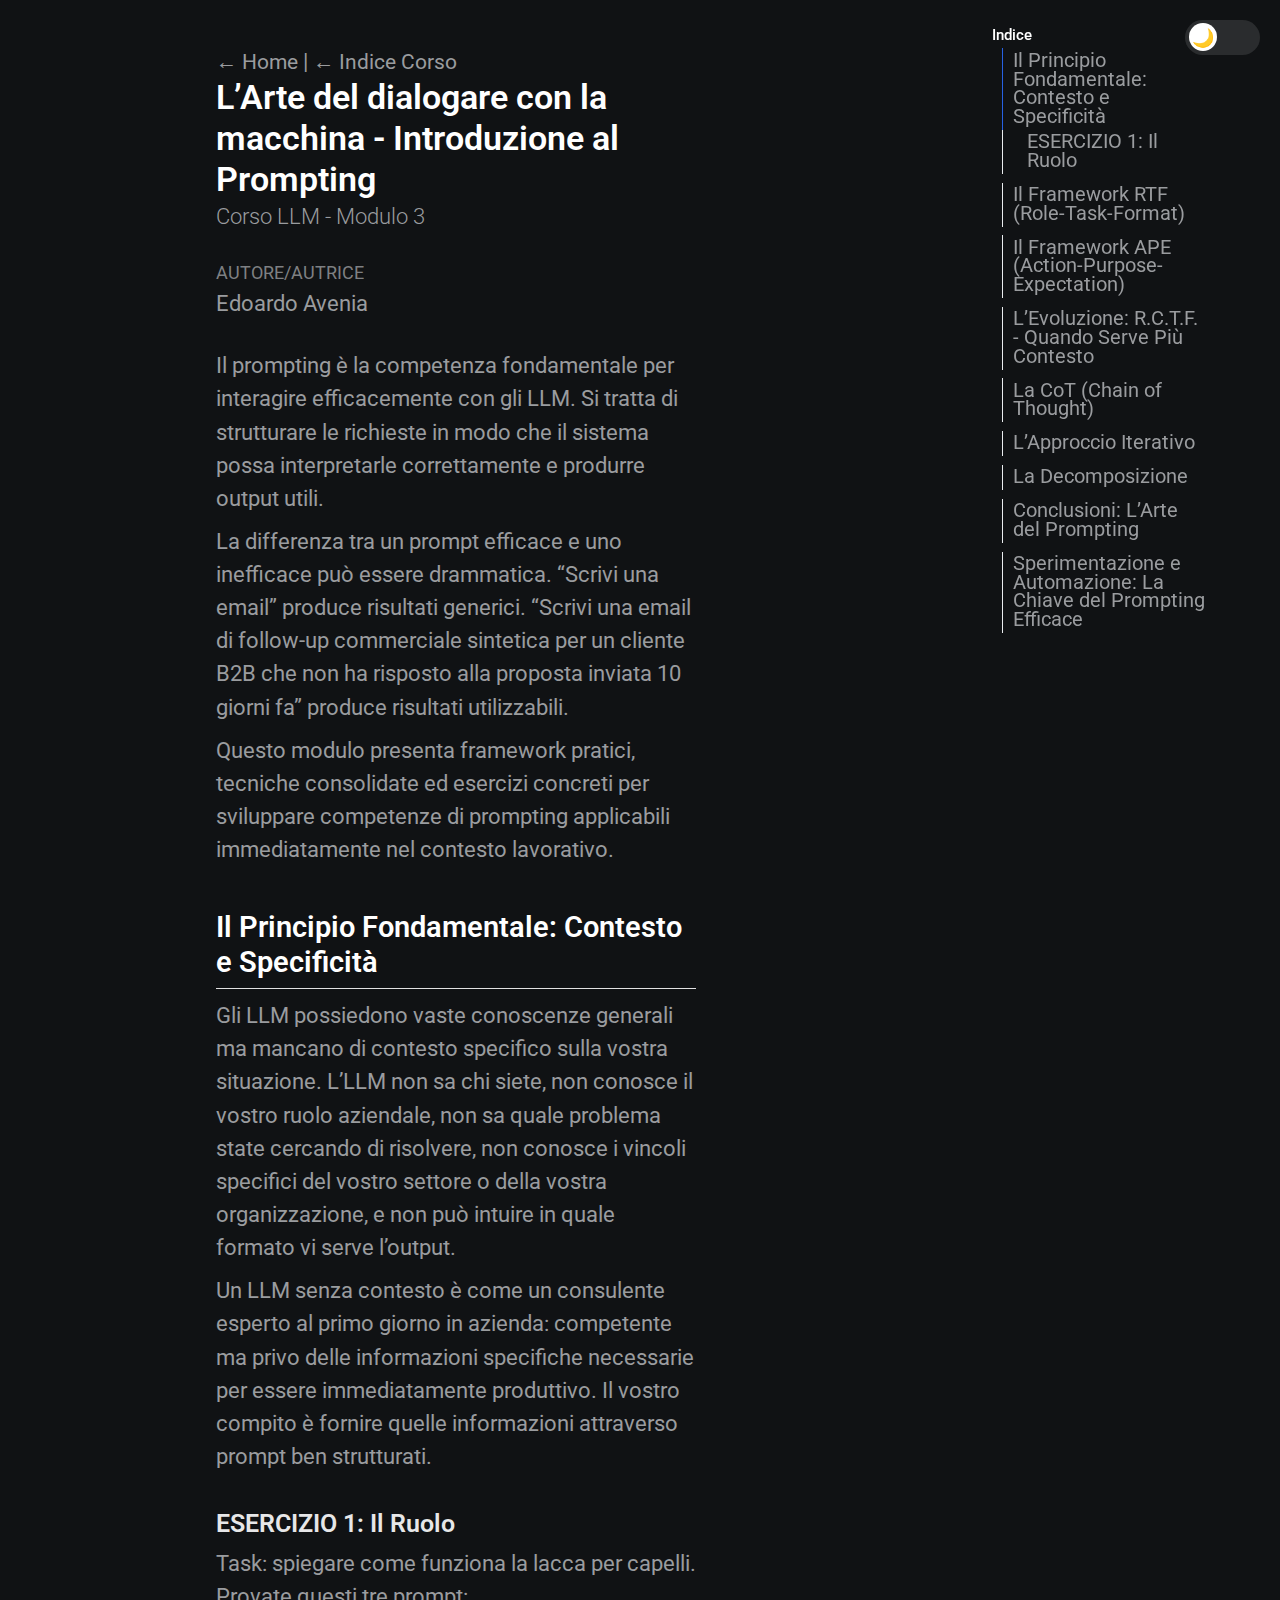
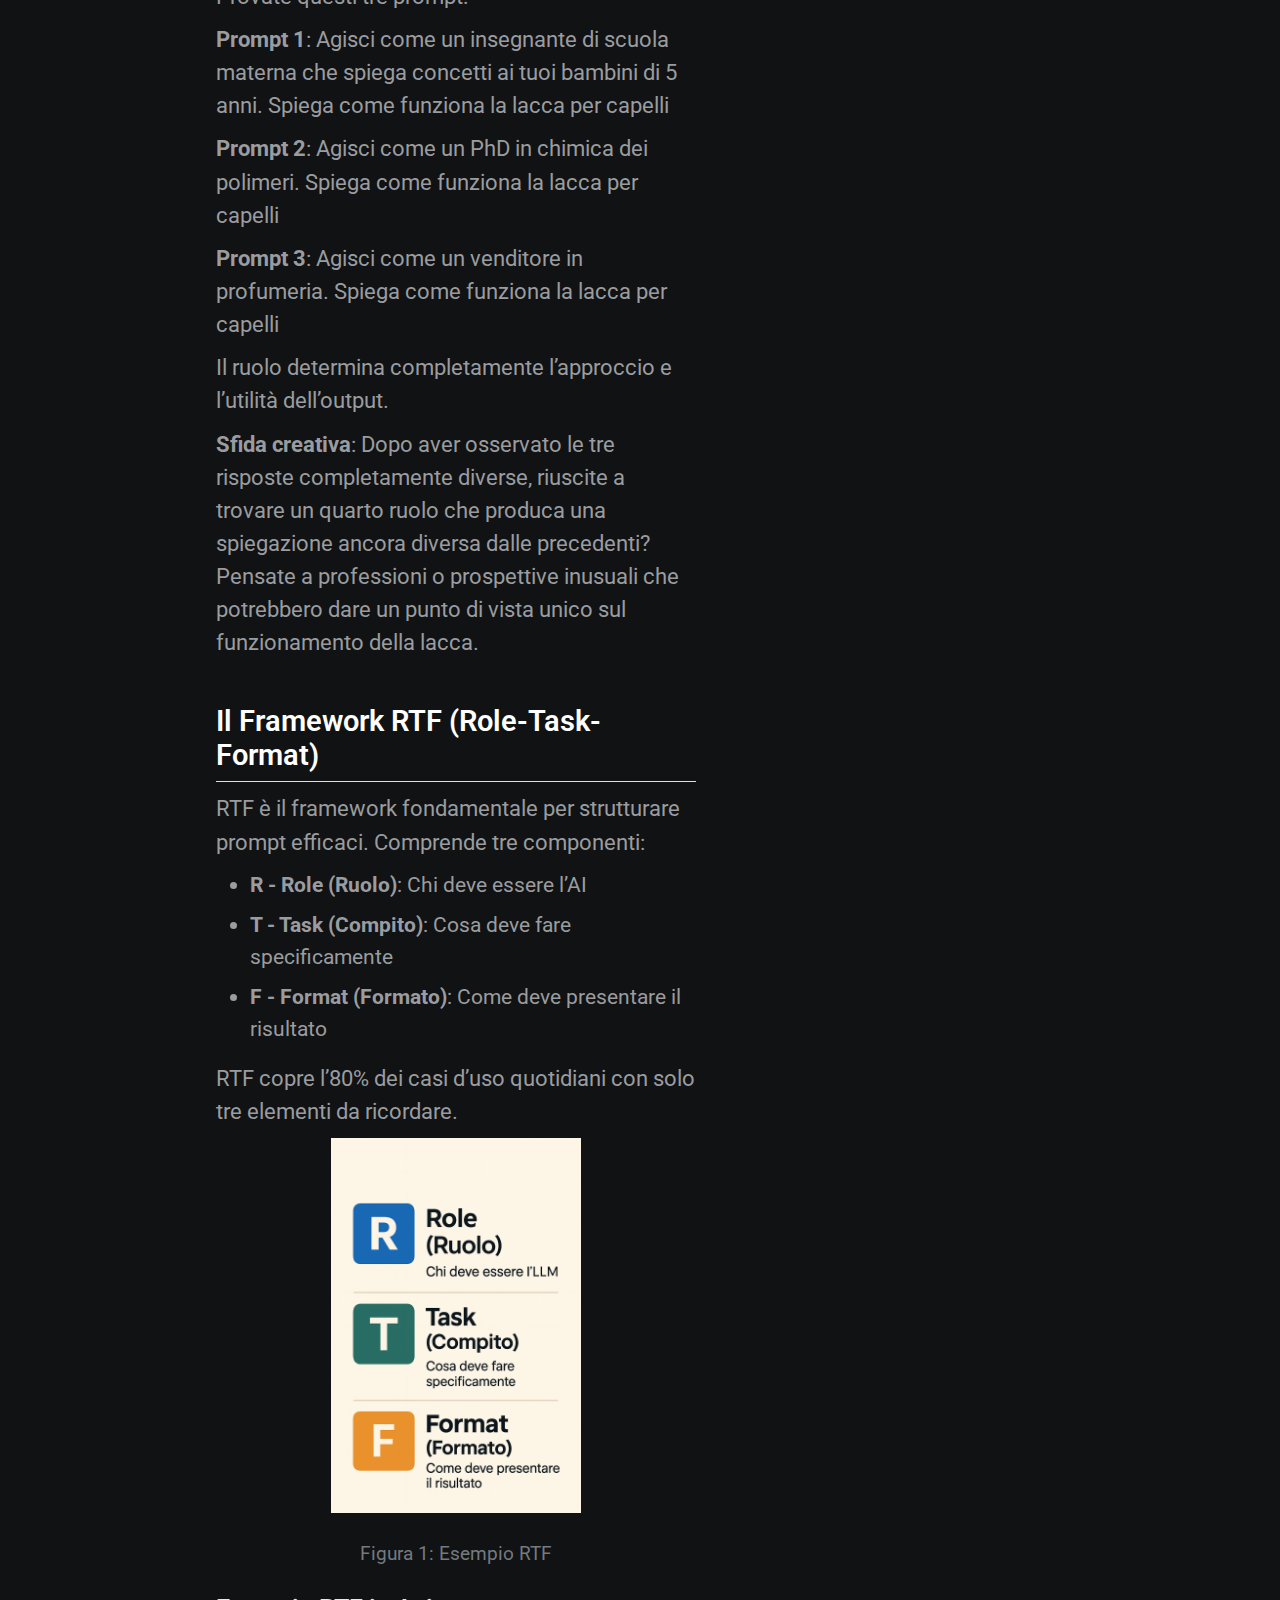
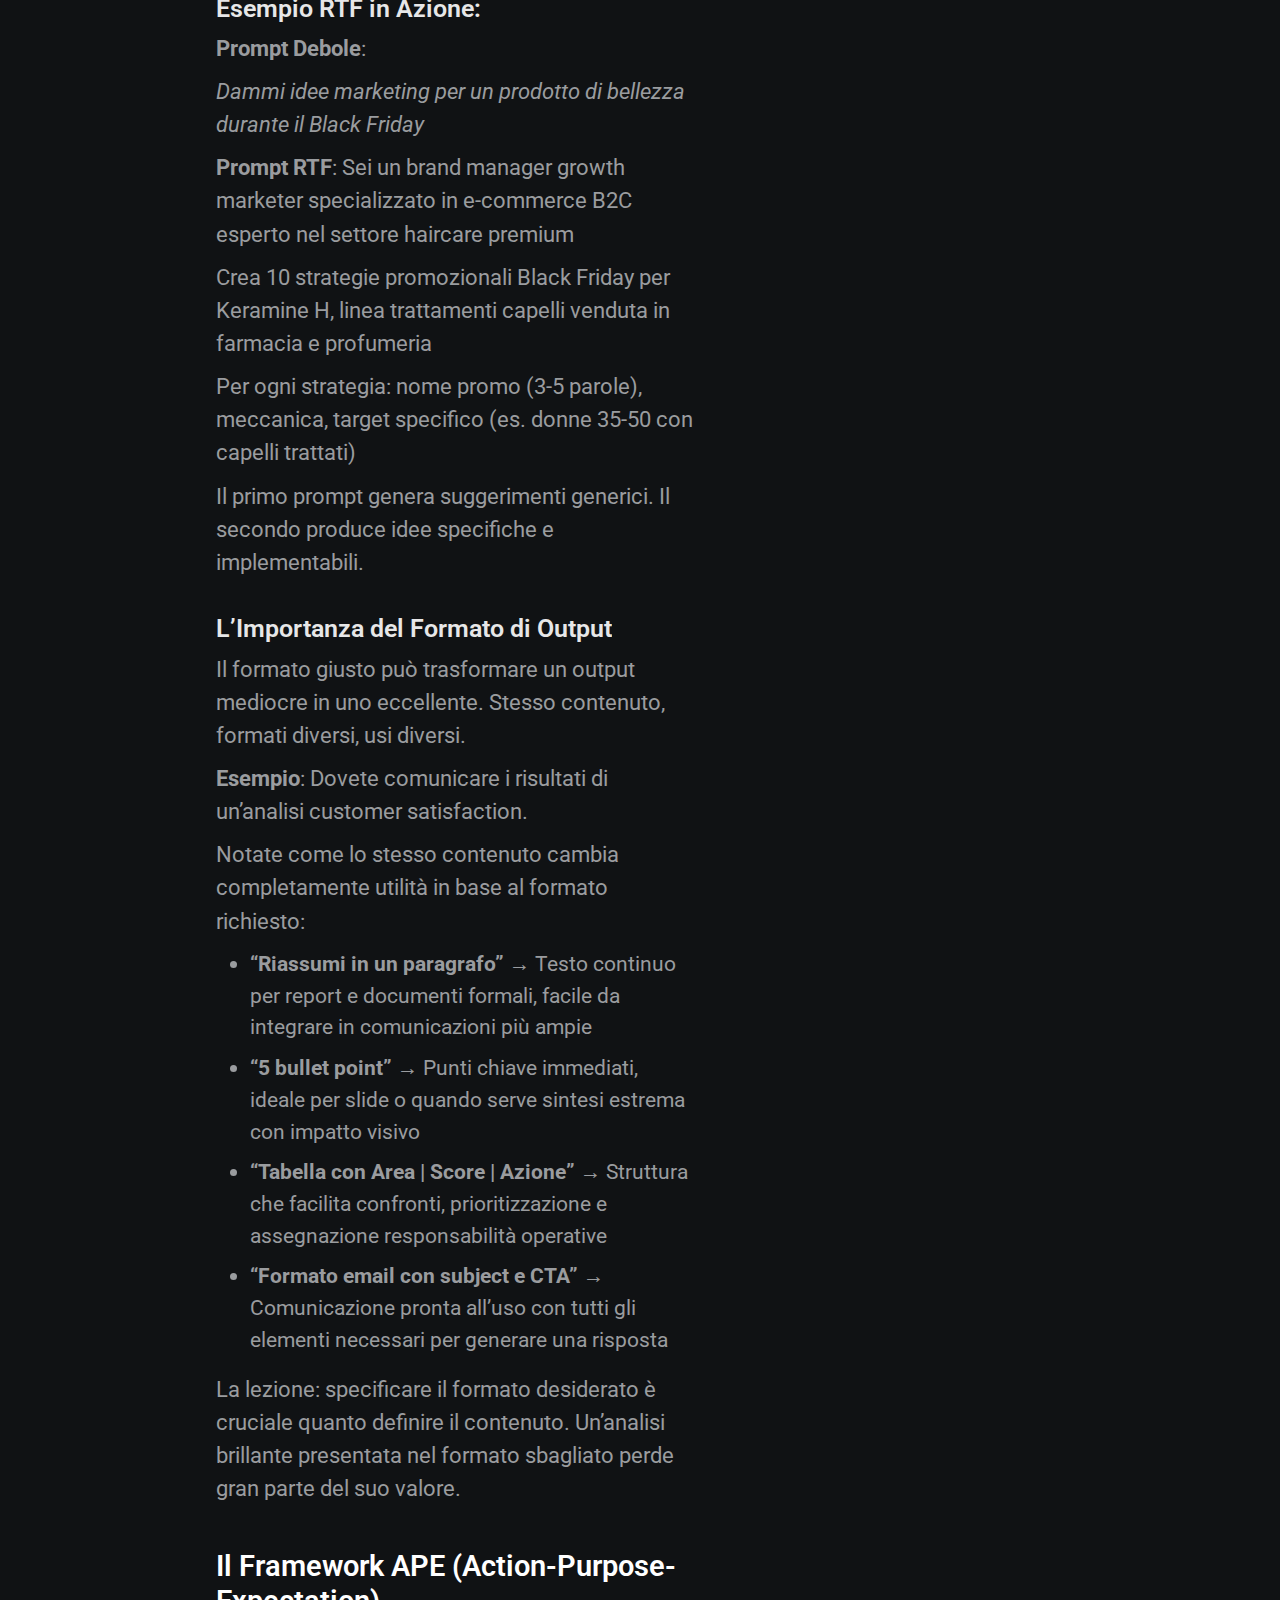
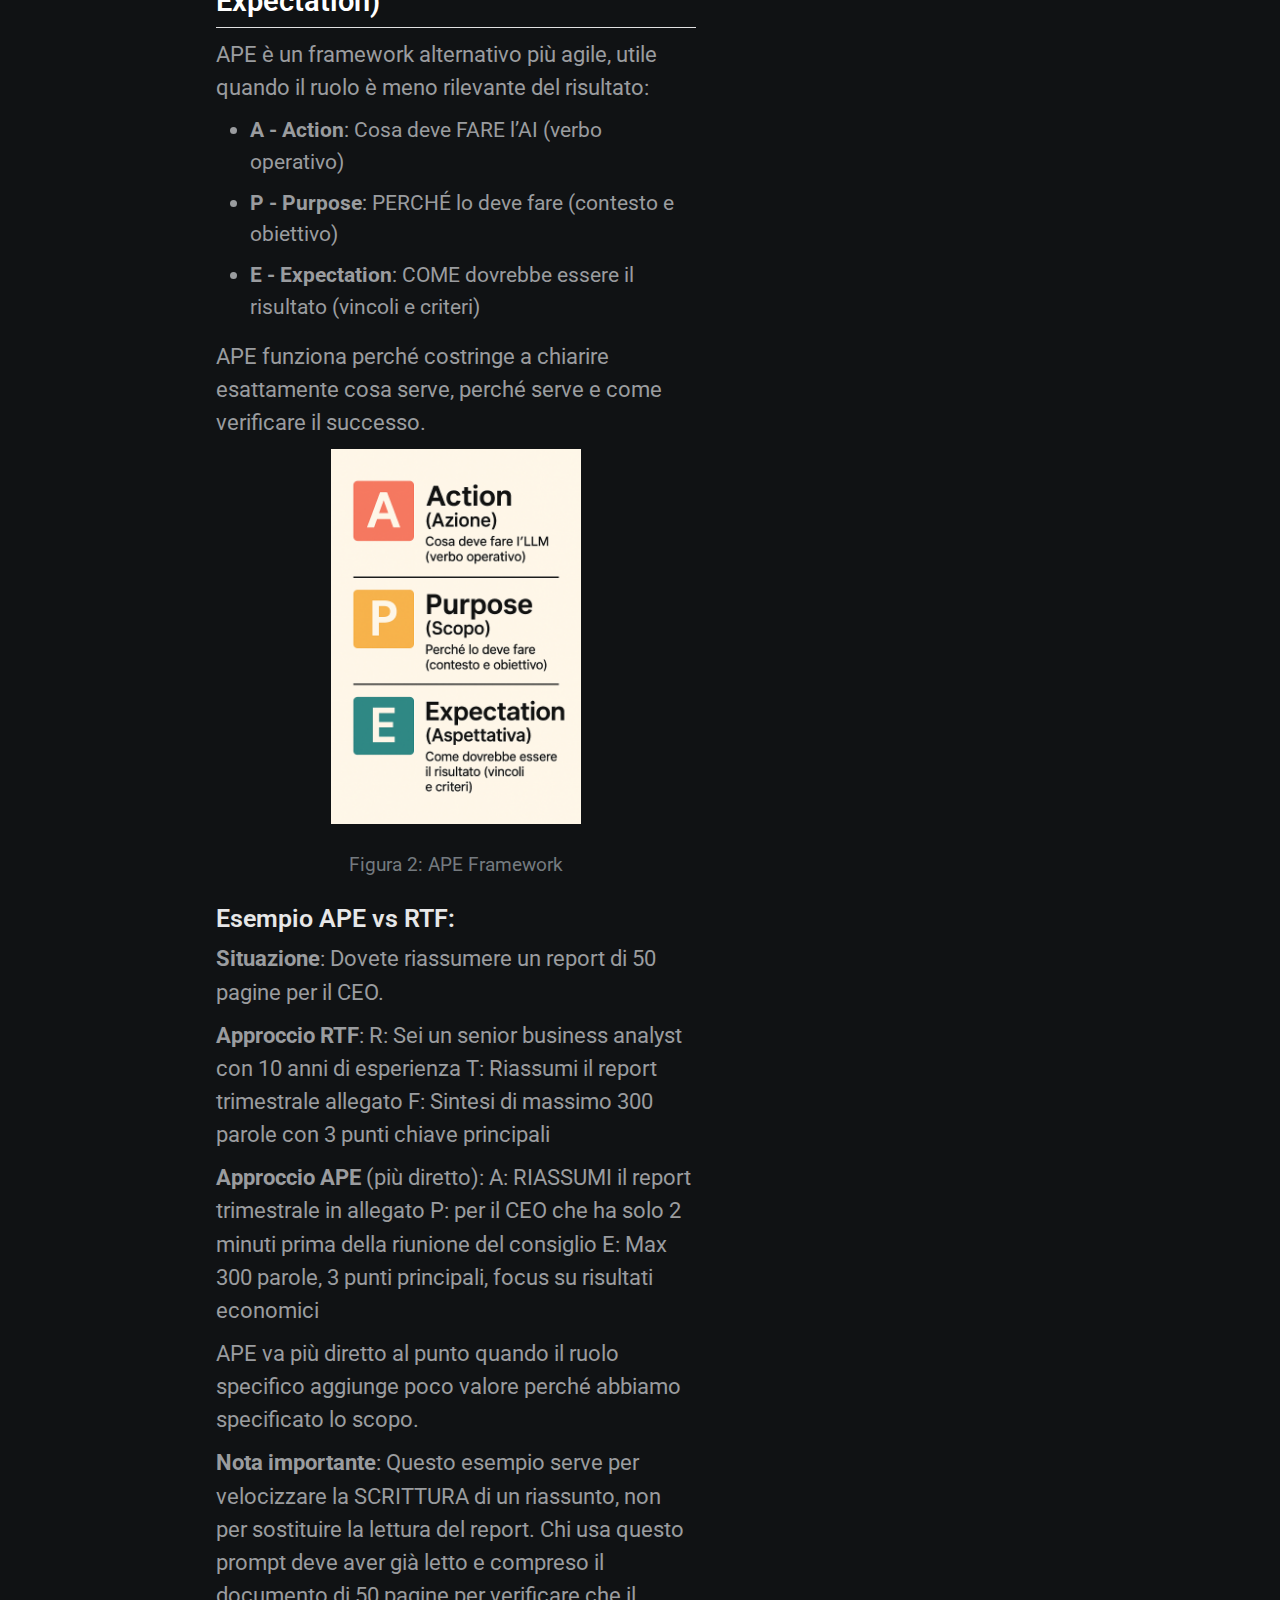
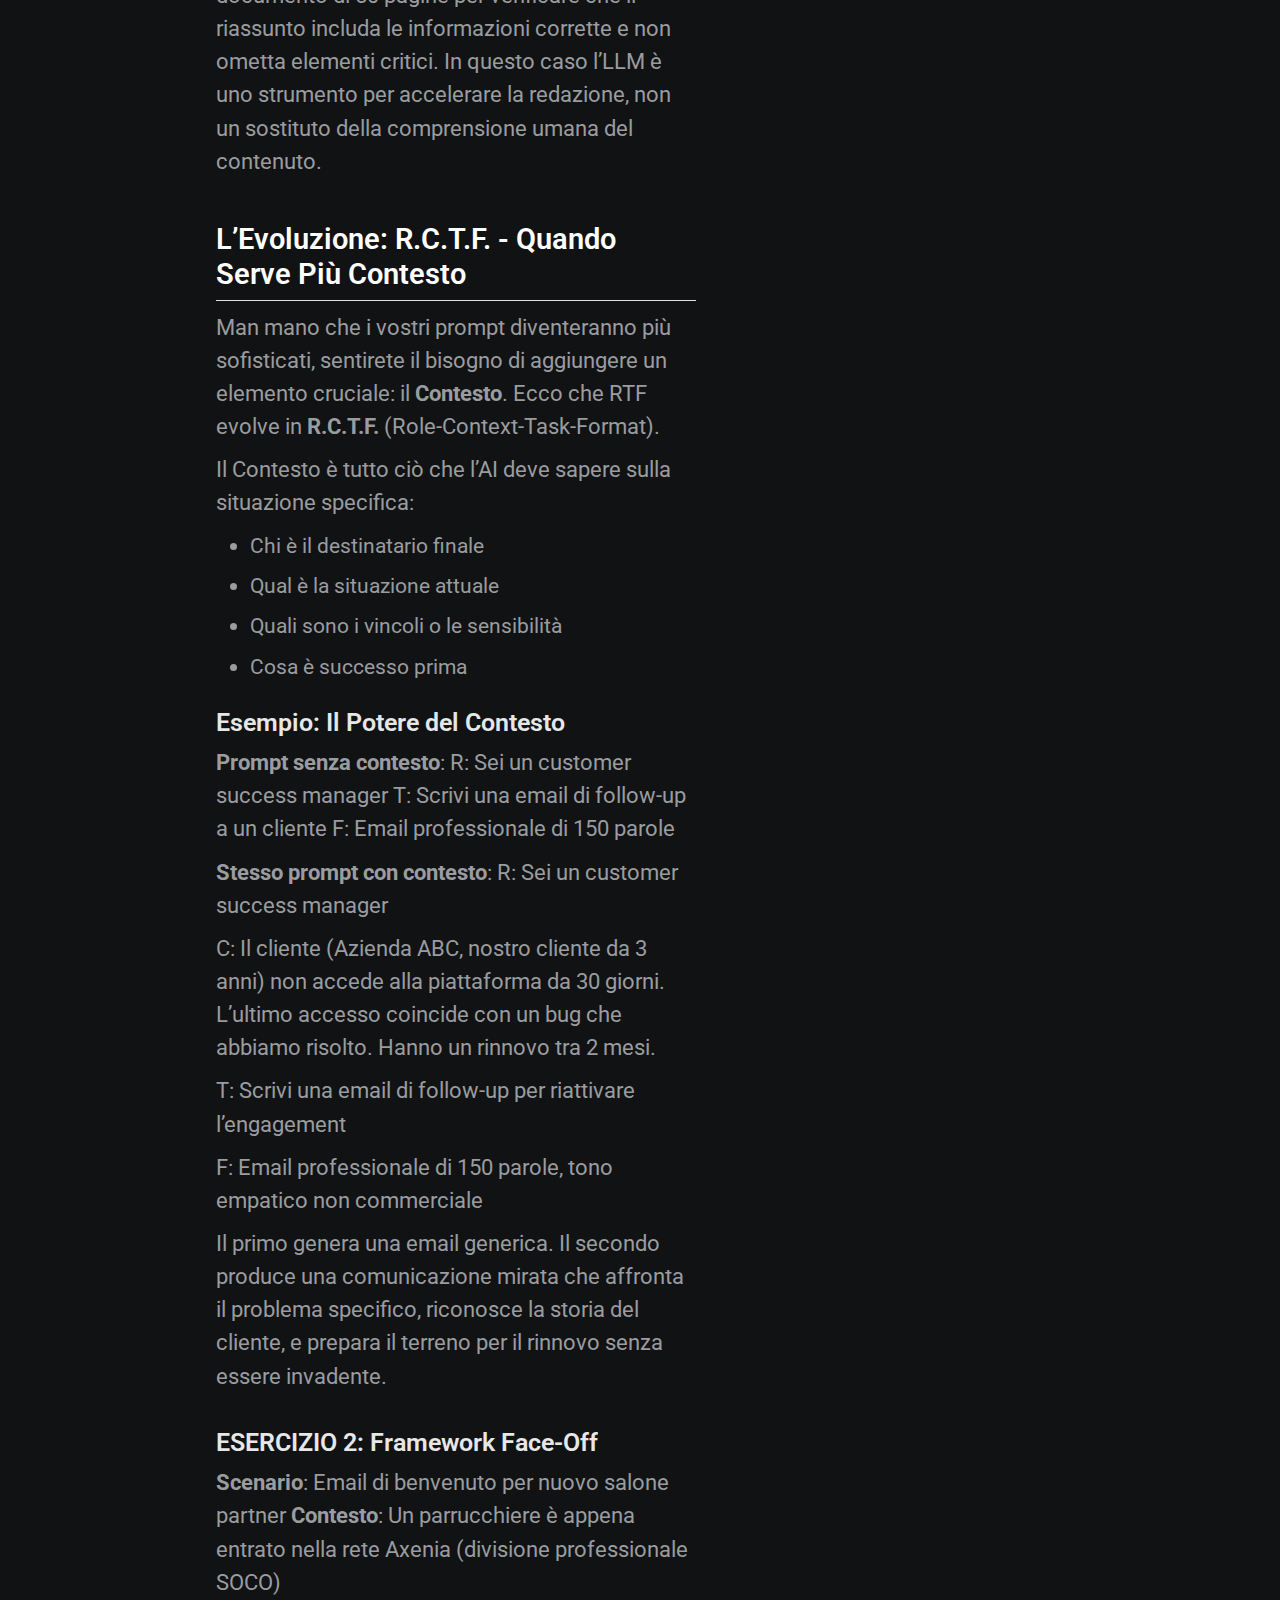
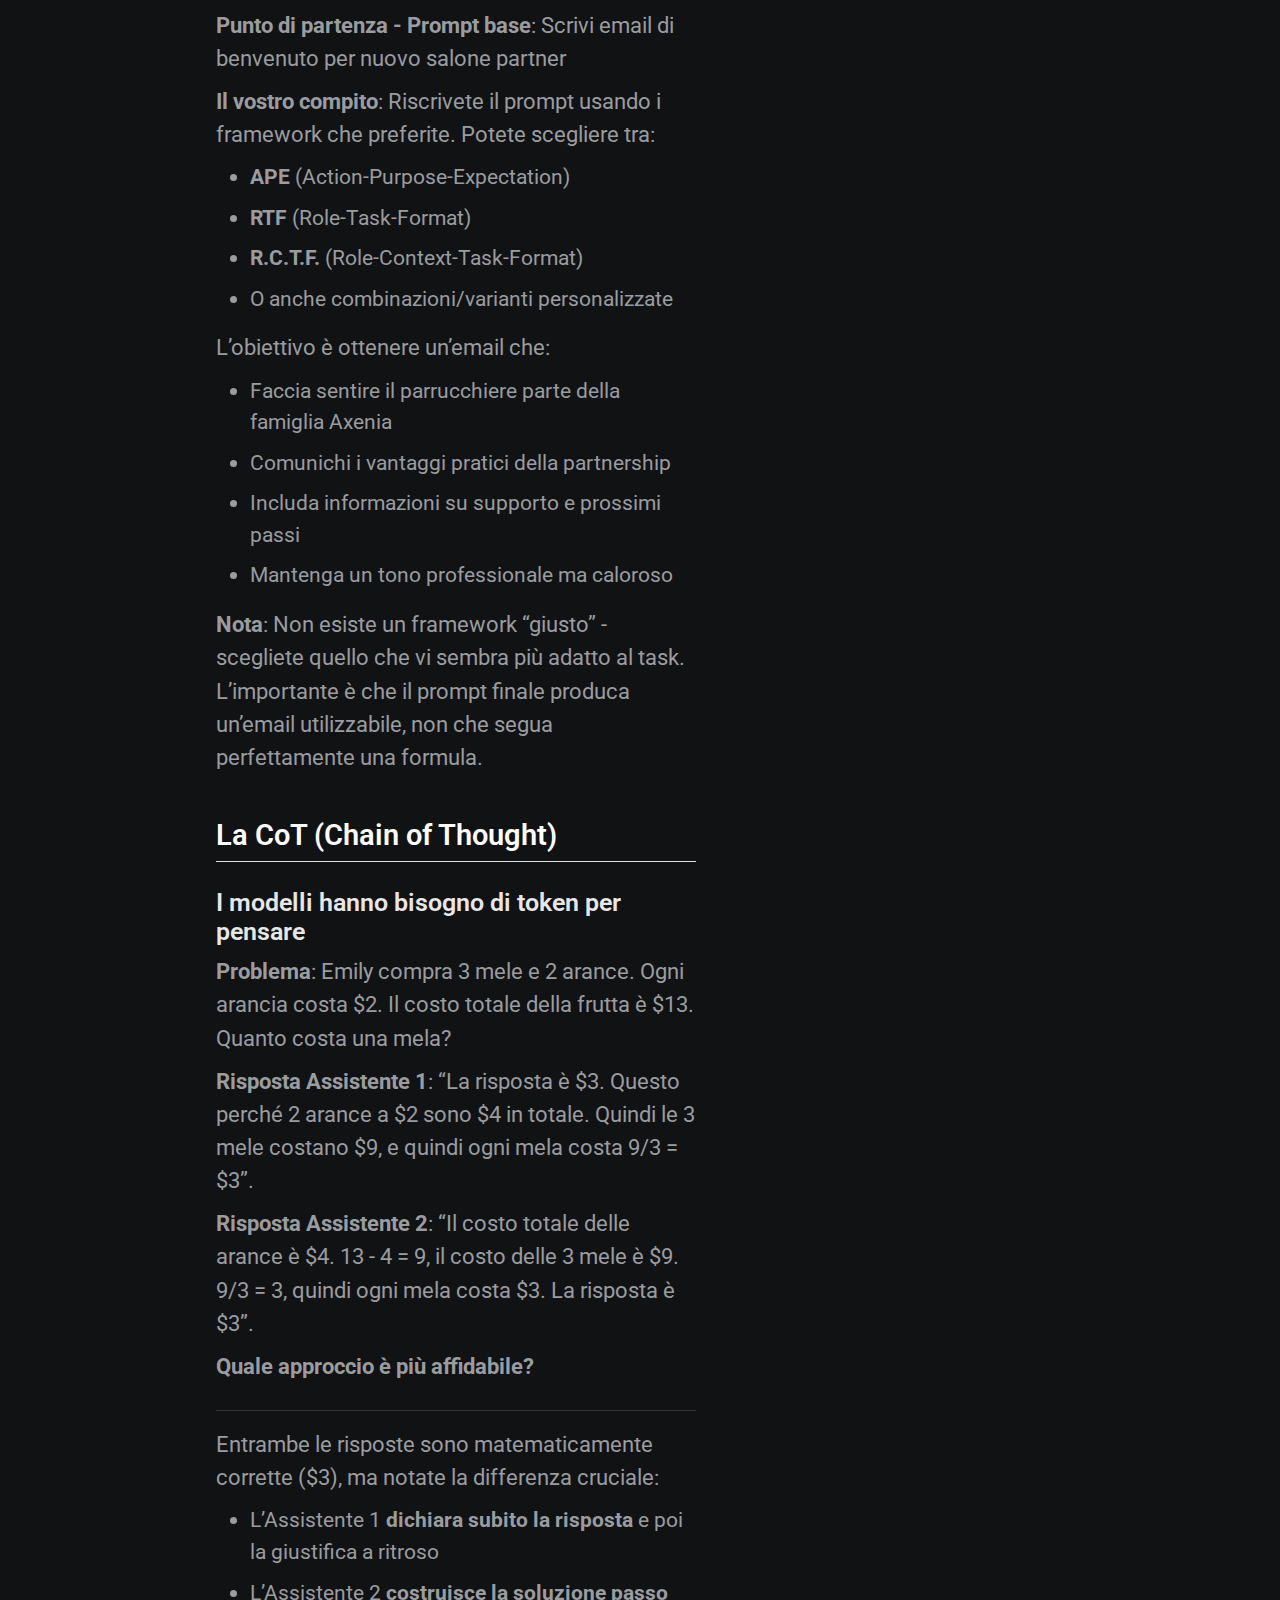
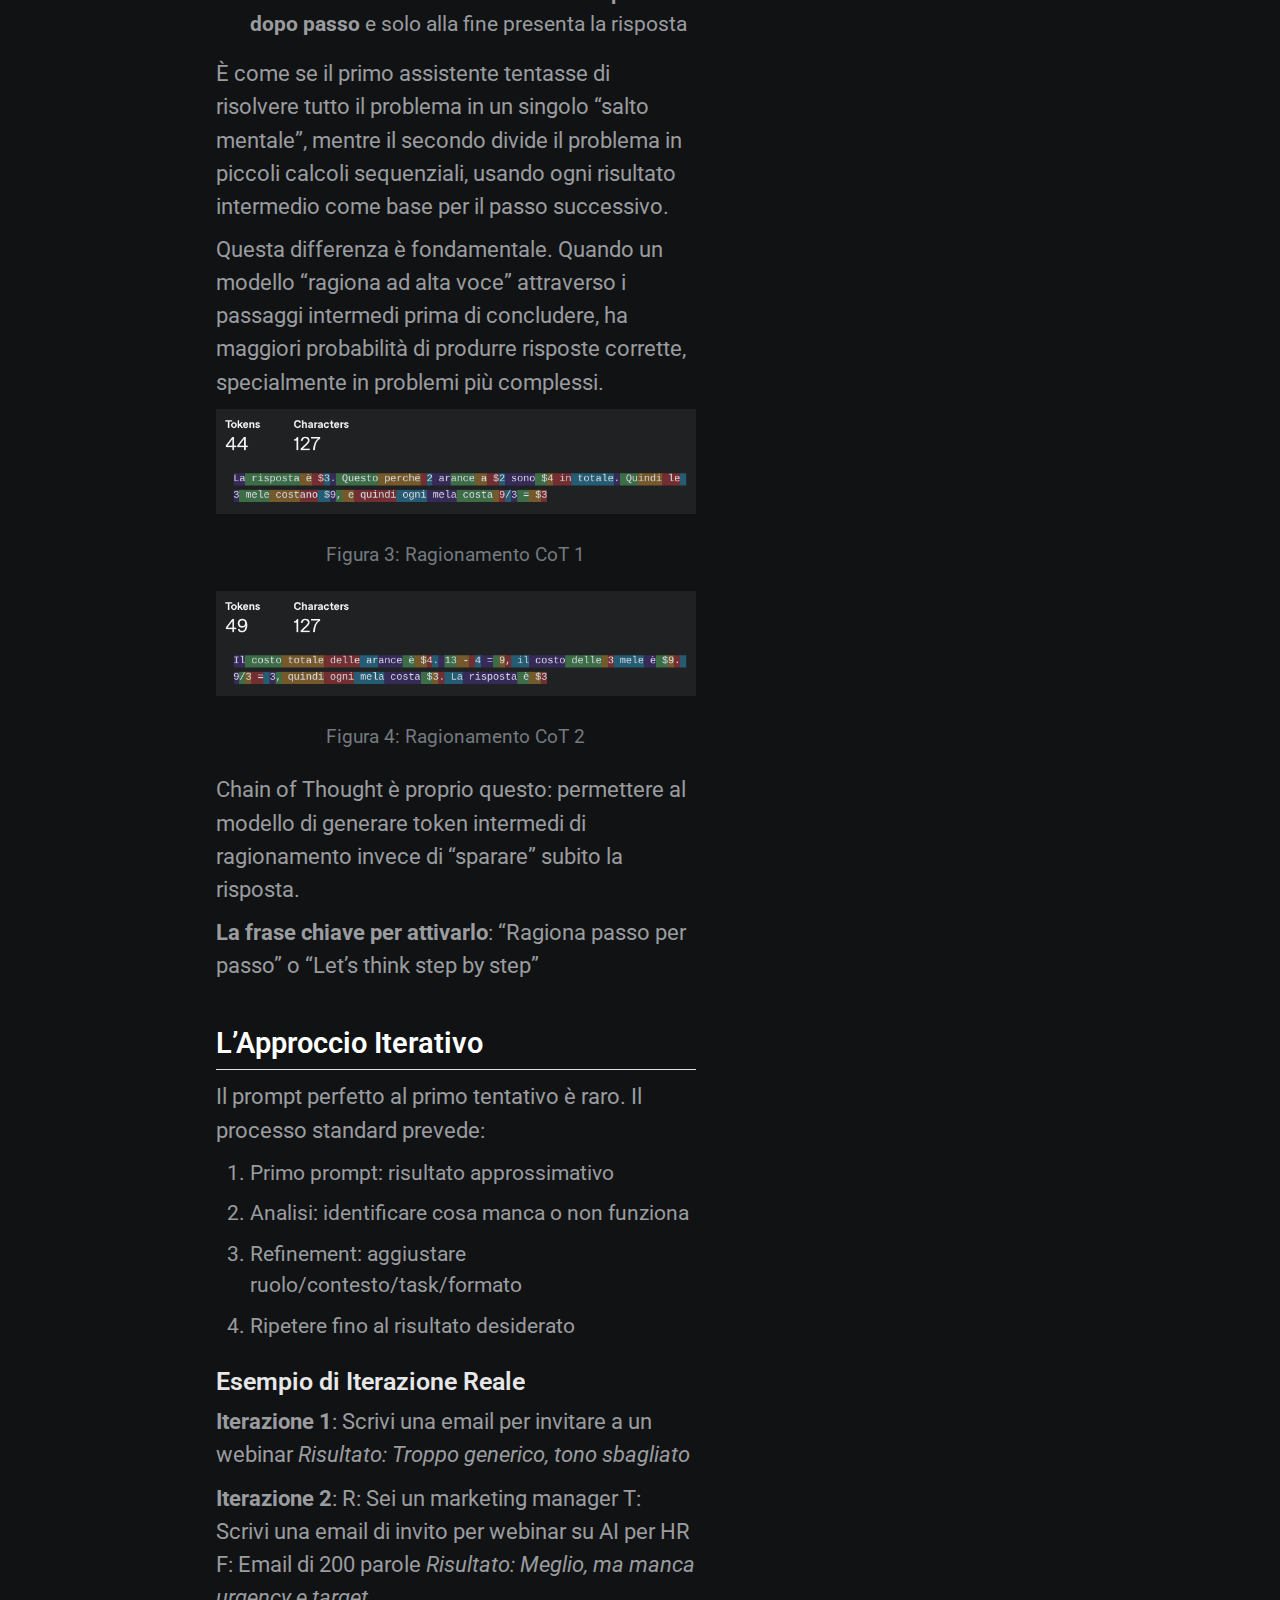
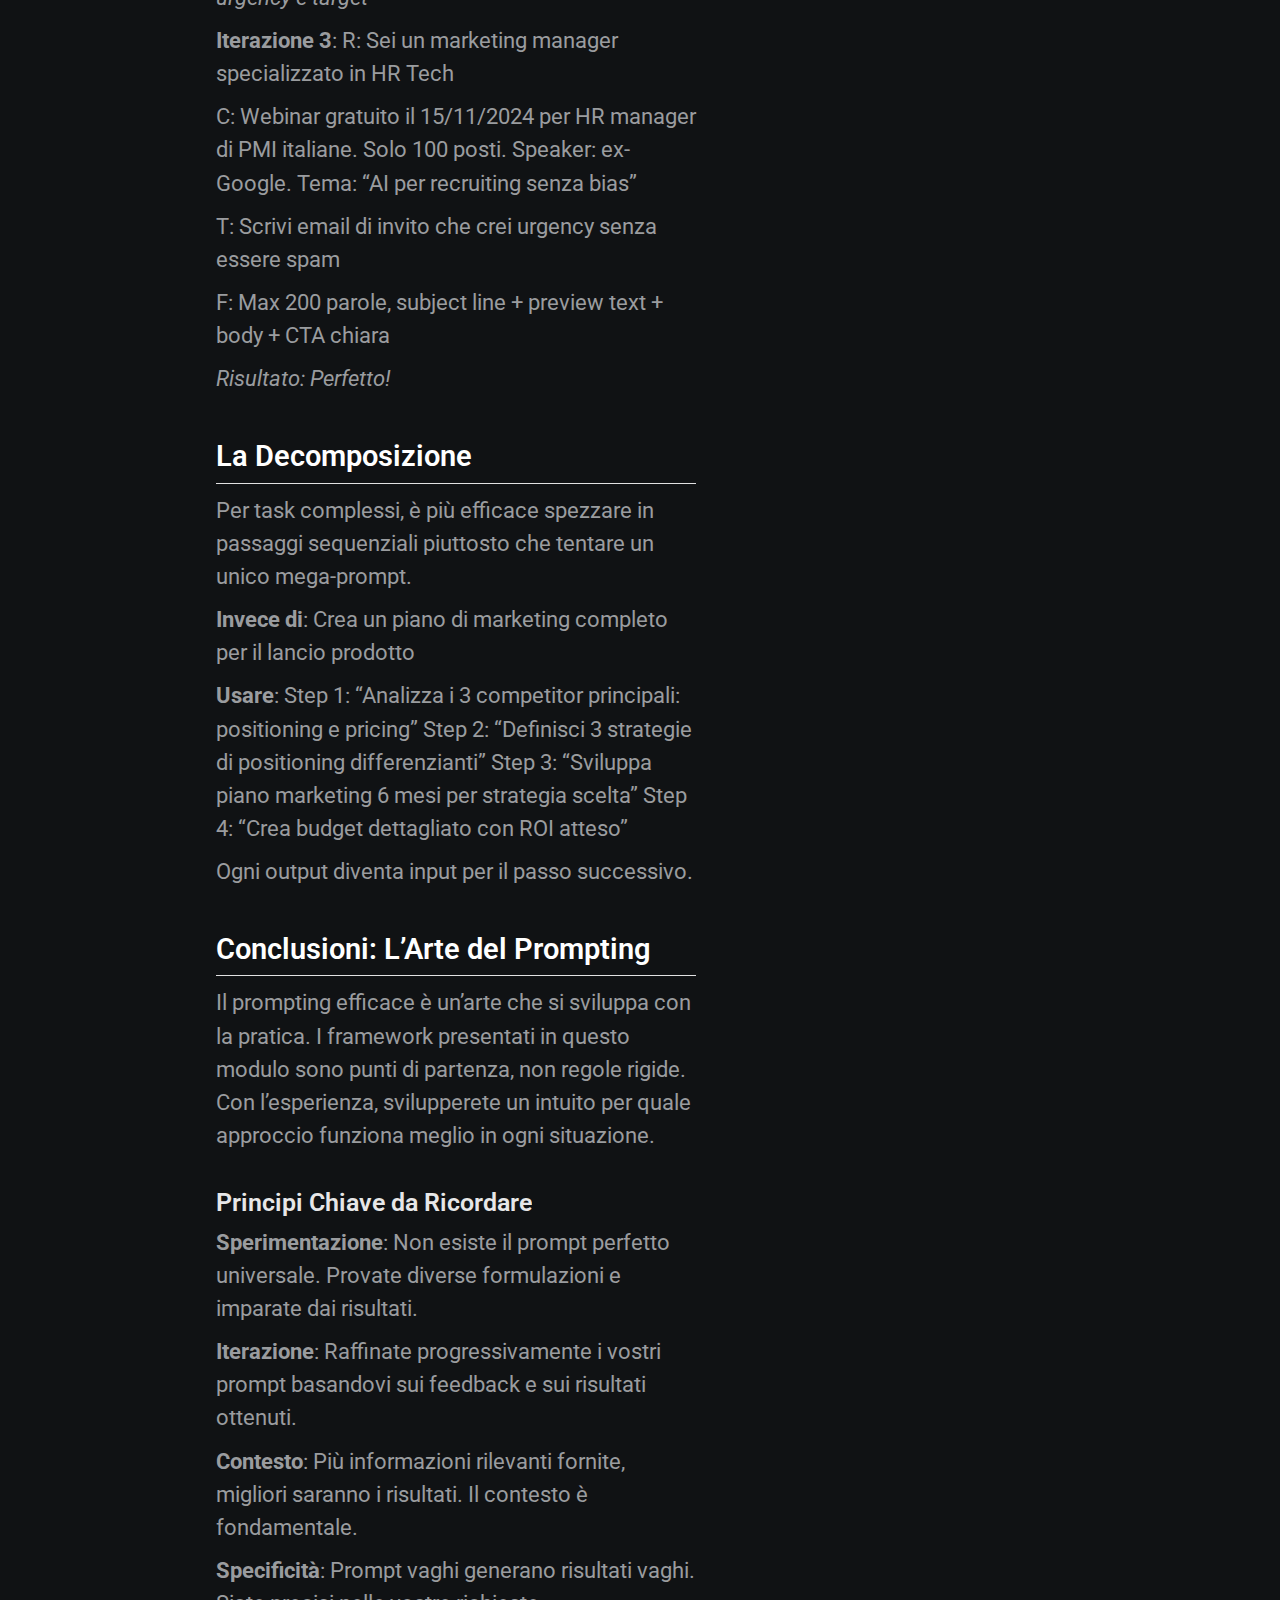
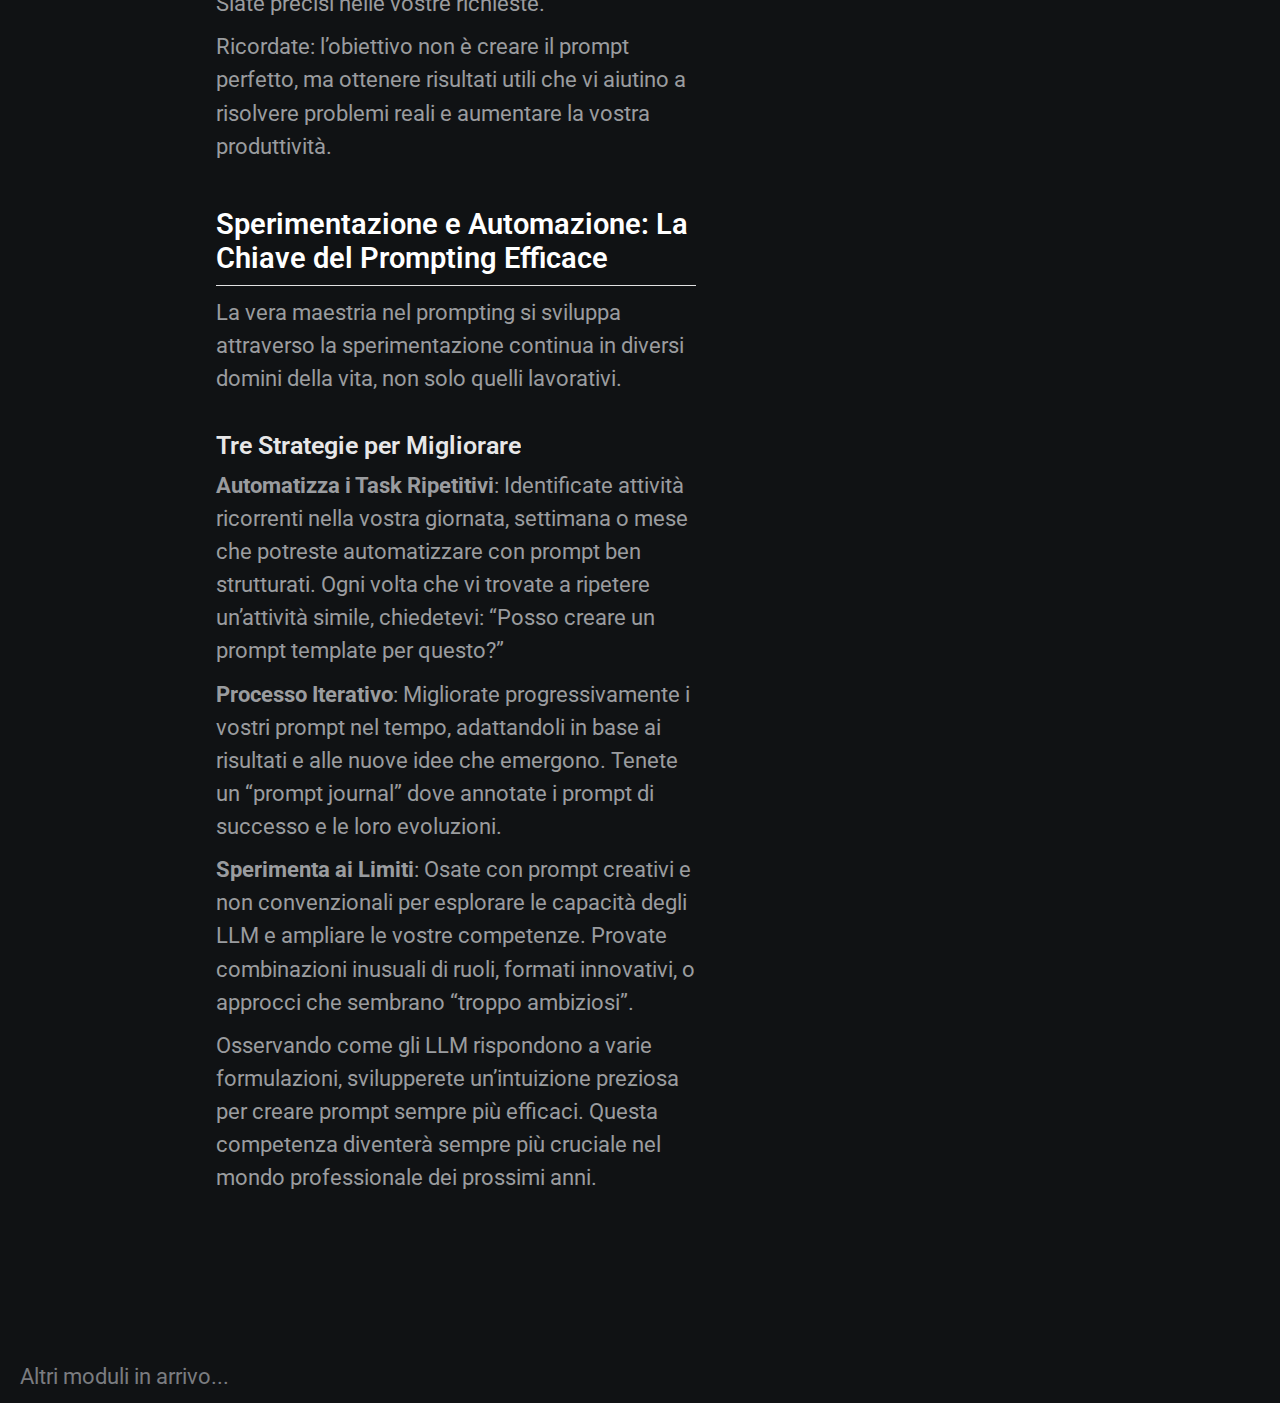
<file: corso-llm/introduzione-prompt-engineering/index.html>
<!DOCTYPE html>
<html xmlns="http://www.w3.org/1999/xhtml" lang="it" xml:lang="it"><head>

<meta charset="utf-8">
<meta name="generator" content="quarto-1.7.32">

<meta name="viewport" content="width=device-width, initial-scale=1.0, user-scalable=yes">

<meta name="author" content="Edoardo Avenia">

<title>L’Arte del dialogare con la macchina - Introduzione al Prompting</title>
<style>
code{white-space: pre-wrap;}
span.smallcaps{font-variant: small-caps;}
div.columns{display: flex; gap: min(4vw, 1.5em);}
div.column{flex: auto; overflow-x: auto;}
div.hanging-indent{margin-left: 1.5em; text-indent: -1.5em;}
ul.task-list{list-style: none;}
ul.task-list li input[type="checkbox"] {
  width: 0.8em;
  margin: 0 0.8em 0.2em -1em; /* quarto-specific, see https://github.com/quarto-dev/quarto-cli/issues/4556 */ 
  vertical-align: middle;
}
</style>


<script src="index_files/libs/clipboard/clipboard.min.js"></script>
<script src="index_files/libs/quarto-html/quarto.js" type="module"></script>
<script src="index_files/libs/quarto-html/tabsets/tabsets.js" type="module"></script>
<script src="index_files/libs/quarto-html/popper.min.js"></script>
<script src="index_files/libs/quarto-html/tippy.umd.min.js"></script>
<script src="index_files/libs/quarto-html/anchor.min.js"></script>
<link href="index_files/libs/quarto-html/tippy.css" rel="stylesheet">
<link href="index_files/libs/quarto-html/quarto-syntax-highlighting-37eea08aefeeee20ff55810ff984fec1.css" rel="stylesheet" id="quarto-text-highlighting-styles">
<script src="index_files/libs/bootstrap/bootstrap.min.js"></script>
<link href="index_files/libs/bootstrap/bootstrap-icons.css" rel="stylesheet">
<link href="index_files/libs/bootstrap/bootstrap-98cad52ce7327bfd42cee12d434ba08f.min.css" rel="stylesheet" append-hash="true" id="quarto-bootstrap" data-mode="light">


<link rel="stylesheet" href="../../style.css">
<link rel="stylesheet" href="../corso-theme.css">
</head>

<body class="quarto-light">

<div id="quarto-content" class="page-columns page-rows-contents page-layout-article">
<div id="quarto-margin-sidebar" class="sidebar margin-sidebar">
  <nav id="TOC" role="doc-toc" class="toc-active">
    <h2 id="toc-title">Indice</h2>
   
  <ul>
  <li><a href="#il-principio-fondamentale-contesto-e-specificità" id="toc-il-principio-fondamentale-contesto-e-specificità" class="nav-link active" data-scroll-target="#il-principio-fondamentale-contesto-e-specificità">Il Principio Fondamentale: Contesto e Specificità</a>
  <ul class="collapse">
  <li><a href="#esercizio-1-il-ruolo" id="toc-esercizio-1-il-ruolo" class="nav-link" data-scroll-target="#esercizio-1-il-ruolo">ESERCIZIO 1: Il Ruolo</a></li>
  </ul></li>
  <li><a href="#il-framework-rtf-role-task-format" id="toc-il-framework-rtf-role-task-format" class="nav-link" data-scroll-target="#il-framework-rtf-role-task-format">Il Framework RTF (Role-Task-Format)</a>
  <ul class="collapse">
  <li><a href="#esempio-rtf-in-azione" id="toc-esempio-rtf-in-azione" class="nav-link" data-scroll-target="#esempio-rtf-in-azione">Esempio RTF in Azione:</a></li>
  <li><a href="#limportanza-del-formato-di-output" id="toc-limportanza-del-formato-di-output" class="nav-link" data-scroll-target="#limportanza-del-formato-di-output">L’Importanza del Formato di Output</a></li>
  </ul></li>
  <li><a href="#il-framework-ape-action-purpose-expectation" id="toc-il-framework-ape-action-purpose-expectation" class="nav-link" data-scroll-target="#il-framework-ape-action-purpose-expectation">Il Framework APE (Action-Purpose-Expectation)</a>
  <ul class="collapse">
  <li><a href="#esempio-ape-vs-rtf" id="toc-esempio-ape-vs-rtf" class="nav-link" data-scroll-target="#esempio-ape-vs-rtf">Esempio APE vs RTF:</a></li>
  </ul></li>
  <li><a href="#levoluzione-r.c.t.f.---quando-serve-più-contesto" id="toc-levoluzione-r.c.t.f.---quando-serve-più-contesto" class="nav-link" data-scroll-target="#levoluzione-r.c.t.f.---quando-serve-più-contesto">L’Evoluzione: R.C.T.F. - Quando Serve Più Contesto</a>
  <ul class="collapse">
  <li><a href="#esempio-il-potere-del-contesto" id="toc-esempio-il-potere-del-contesto" class="nav-link" data-scroll-target="#esempio-il-potere-del-contesto">Esempio: Il Potere del Contesto</a></li>
  <li><a href="#esercizio-2-framework-face-off" id="toc-esercizio-2-framework-face-off" class="nav-link" data-scroll-target="#esercizio-2-framework-face-off">ESERCIZIO 2: Framework Face-Off</a></li>
  </ul></li>
  <li><a href="#la-cot-chain-of-thought" id="toc-la-cot-chain-of-thought" class="nav-link" data-scroll-target="#la-cot-chain-of-thought">La CoT (Chain of Thought)</a>
  <ul class="collapse">
  <li><a href="#i-modelli-hanno-bisogno-di-token-per-pensare" id="toc-i-modelli-hanno-bisogno-di-token-per-pensare" class="nav-link" data-scroll-target="#i-modelli-hanno-bisogno-di-token-per-pensare">I modelli hanno bisogno di token per pensare</a></li>
  </ul></li>
  <li><a href="#lapproccio-iterativo" id="toc-lapproccio-iterativo" class="nav-link" data-scroll-target="#lapproccio-iterativo">L’Approccio Iterativo</a>
  <ul class="collapse">
  <li><a href="#esempio-di-iterazione-reale" id="toc-esempio-di-iterazione-reale" class="nav-link" data-scroll-target="#esempio-di-iterazione-reale">Esempio di Iterazione Reale</a></li>
  </ul></li>
  <li><a href="#la-decomposizione" id="toc-la-decomposizione" class="nav-link" data-scroll-target="#la-decomposizione">La Decomposizione</a></li>
  <li><a href="#conclusioni-larte-del-prompting" id="toc-conclusioni-larte-del-prompting" class="nav-link" data-scroll-target="#conclusioni-larte-del-prompting">Conclusioni: L’Arte del Prompting</a>
  <ul class="collapse">
  <li><a href="#principi-chiave-da-ricordare" id="toc-principi-chiave-da-ricordare" class="nav-link" data-scroll-target="#principi-chiave-da-ricordare">Principi Chiave da Ricordare</a></li>
  </ul></li>
  <li><a href="#sperimentazione-e-automazione-la-chiave-del-prompting-efficace" id="toc-sperimentazione-e-automazione-la-chiave-del-prompting-efficace" class="nav-link" data-scroll-target="#sperimentazione-e-automazione-la-chiave-del-prompting-efficace">Sperimentazione e Automazione: La Chiave del Prompting Efficace</a>
  <ul class="collapse">
  <li><a href="#tre-strategie-per-migliorare" id="toc-tre-strategie-per-migliorare" class="nav-link" data-scroll-target="#tre-strategie-per-migliorare">Tre Strategie per Migliorare</a></li>
  </ul></li>
  </ul>
</nav>
</div>
<main class="content" id="quarto-document-content">
<div class="theme-toggle">
  <label class="switch">
    <input type="checkbox" id="theme-toggle">
    <span class="slider"></span>
  </label>
</div>
<div class="section-2">
<a href="/">← Home</a> | <a href="/corso-llm/">← Indice Corso</a>

<header id="title-block-header" class="quarto-title-block default">
<div class="quarto-title">
<h1 class="title">L’Arte del dialogare con la macchina - Introduzione al Prompting</h1>
<p class="subtitle lead">Corso LLM - Modulo 3</p>
</div>



<div class="quarto-title-meta">

    <div>
    <div class="quarto-title-meta-heading">Autore/Autrice</div>
    <div class="quarto-title-meta-contents">
             <p>Edoardo Avenia </p>
          </div>
  </div>
    
  
    
  </div>
  


</header>


<p>Il prompting è la competenza fondamentale per interagire efficacemente con gli LLM. Si tratta di strutturare le richieste in modo che il sistema possa interpretarle correttamente e produrre output utili.</p>
<p>La differenza tra un prompt efficace e uno inefficace può essere drammatica. “Scrivi una email” produce risultati generici. “Scrivi una email di follow-up commerciale sintetica per un cliente B2B che non ha risposto alla proposta inviata 10 giorni fa” produce risultati utilizzabili.</p>
<p>Questo modulo presenta framework pratici, tecniche consolidate ed esercizi concreti per sviluppare competenze di prompting applicabili immediatamente nel contesto lavorativo.</p>
<section id="il-principio-fondamentale-contesto-e-specificità" class="level2">
<h2 class="anchored" data-anchor-id="il-principio-fondamentale-contesto-e-specificità">Il Principio Fondamentale: Contesto e Specificità</h2>
<p>Gli LLM possiedono vaste conoscenze generali ma mancano di contesto specifico sulla vostra situazione. L’LLM non sa chi siete, non conosce il vostro ruolo aziendale, non sa quale problema state cercando di risolvere, non conosce i vincoli specifici del vostro settore o della vostra organizzazione, e non può intuire in quale formato vi serve l’output.</p>
<p>Un LLM senza contesto è come un consulente esperto al primo giorno in azienda: competente ma privo delle informazioni specifiche necessarie per essere immediatamente produttivo. Il vostro compito è fornire quelle informazioni attraverso prompt ben strutturati.</p>
<section id="esercizio-1-il-ruolo" class="level3">
<h3 class="anchored" data-anchor-id="esercizio-1-il-ruolo">ESERCIZIO 1: Il Ruolo</h3>
<p>Task: spiegare come funziona la lacca per capelli. Provate questi tre prompt:</p>
<p><strong>Prompt 1</strong>: Agisci come un insegnante di scuola materna che spiega concetti ai tuoi bambini di 5 anni. Spiega come funziona la lacca per capelli</p>
<p><strong>Prompt 2</strong>: Agisci come un PhD in chimica dei polimeri. Spiega come funziona la lacca per capelli</p>
<p><strong>Prompt 3</strong>: Agisci come un venditore in profumeria. Spiega come funziona la lacca per capelli</p>
<p>Il ruolo determina completamente l’approccio e l’utilità dell’output.</p>
<p><strong>Sfida creativa</strong>: Dopo aver osservato le tre risposte completamente diverse, riuscite a trovare un quarto ruolo che produca una spiegazione ancora diversa dalle precedenti? Pensate a professioni o prospettive inusuali che potrebbero dare un punto di vista unico sul funzionamento della lacca.</p>
</section>
</section>
<section id="il-framework-rtf-role-task-format" class="level2">
<h2 class="anchored" data-anchor-id="il-framework-rtf-role-task-format">Il Framework RTF (Role-Task-Format)</h2>
<p>RTF è il framework fondamentale per strutturare prompt efficaci. Comprende tre componenti:</p>
<ul>
<li><strong>R - Role (Ruolo)</strong>: Chi deve essere l’AI</li>
<li><strong>T - Task (Compito)</strong>: Cosa deve fare specificamente</li>
<li><strong>F - Format (Formato)</strong>: Come deve presentare il risultato</li>
</ul>
<p>RTF copre l’80% dei casi d’uso quotidiani con solo tre elementi da ricordare.</p>
<div class="quarto-figure quarto-figure-center">
<figure class="figure">
<p><img src="immagini/examples.png" class="img-fluid figure-img" style="width:52.0%"></p>
<figcaption>Figura 1: Esempio RTF</figcaption>
</figure>
</div>
<section id="esempio-rtf-in-azione" class="level3">
<h3 class="anchored" data-anchor-id="esempio-rtf-in-azione">Esempio RTF in Azione:</h3>
<p><strong>Prompt Debole</strong>:</p>
<p><em>Dammi idee marketing per un prodotto di bellezza durante il Black Friday</em></p>
<p><strong>Prompt RTF</strong>: Sei un brand manager growth marketer specializzato in e-commerce B2C esperto nel settore haircare premium</p>
<p>Crea 10 strategie promozionali Black Friday per Keramine H, linea trattamenti capelli venduta in farmacia e profumeria</p>
<p>Per ogni strategia: nome promo (3-5 parole), meccanica, target specifico (es. donne 35-50 con capelli trattati)</p>
<p>Il primo prompt genera suggerimenti generici. Il secondo produce idee specifiche e implementabili.</p>
</section>
<section id="limportanza-del-formato-di-output" class="level3">
<h3 class="anchored" data-anchor-id="limportanza-del-formato-di-output">L’Importanza del Formato di Output</h3>
<p>Il formato giusto può trasformare un output mediocre in uno eccellente. Stesso contenuto, formati diversi, usi diversi.</p>
<p><strong>Esempio</strong>: Dovete comunicare i risultati di un’analisi customer satisfaction.</p>
<p>Notate come lo stesso contenuto cambia completamente utilità in base al formato richiesto:</p>
<ul>
<li><strong>“Riassumi in un paragrafo”</strong> → Testo continuo per report e documenti formali, facile da integrare in comunicazioni più ampie</li>
<li><strong>“5 bullet point”</strong> → Punti chiave immediati, ideale per slide o quando serve sintesi estrema con impatto visivo</li>
<li><strong>“Tabella con Area | Score | Azione”</strong> → Struttura che facilita confronti, prioritizzazione e assegnazione responsabilità operative</li>
<li><strong>“Formato email con subject e CTA”</strong> → Comunicazione pronta all’uso con tutti gli elementi necessari per generare una risposta</li>
</ul>
<p>La lezione: specificare il formato desiderato è cruciale quanto definire il contenuto. Un’analisi brillante presentata nel formato sbagliato perde gran parte del suo valore.</p>
</section>
</section>
<section id="il-framework-ape-action-purpose-expectation" class="level2">
<h2 class="anchored" data-anchor-id="il-framework-ape-action-purpose-expectation">Il Framework APE (Action-Purpose-Expectation)</h2>
<p>APE è un framework alternativo più agile, utile quando il ruolo è meno rilevante del risultato:</p>
<ul>
<li><strong>A - Action</strong>: Cosa deve FARE l’AI (verbo operativo)</li>
<li><strong>P - Purpose</strong>: PERCHÉ lo deve fare (contesto e obiettivo)</li>
<li><strong>E - Expectation</strong>: COME dovrebbe essere il risultato (vincoli e criteri)</li>
</ul>
<p>APE funziona perché costringe a chiarire esattamente cosa serve, perché serve e come verificare il successo.</p>
<div class="quarto-figure quarto-figure-center">
<figure class="figure">
<p><img src="immagini/ape_framework.png" class="img-fluid figure-img" style="width:52.0%"></p>
<figcaption>Figura 2: APE Framework</figcaption>
</figure>
</div>
<section id="esempio-ape-vs-rtf" class="level3">
<h3 class="anchored" data-anchor-id="esempio-ape-vs-rtf">Esempio APE vs RTF:</h3>
<p><strong>Situazione</strong>: Dovete riassumere un report di 50 pagine per il CEO.</p>
<p><strong>Approccio RTF</strong>: R: Sei un senior business analyst con 10 anni di esperienza T: Riassumi il report trimestrale allegato F: Sintesi di massimo 300 parole con 3 punti chiave principali</p>
<p><strong>Approccio APE</strong> (più diretto): A: RIASSUMI il report trimestrale in allegato P: per il CEO che ha solo 2 minuti prima della riunione del consiglio E: Max 300 parole, 3 punti principali, focus su risultati economici</p>
<p>APE va più diretto al punto quando il ruolo specifico aggiunge poco valore perché abbiamo specificato lo scopo.</p>
<p><strong>Nota importante</strong>: Questo esempio serve per velocizzare la SCRITTURA di un riassunto, non per sostituire la lettura del report. Chi usa questo prompt deve aver già letto e compreso il documento di 50 pagine per verificare che il riassunto includa le informazioni corrette e non ometta elementi critici. In questo caso l’LLM è uno strumento per accelerare la redazione, non un sostituto della comprensione umana del contenuto.</p>
</section>
</section>
<section id="levoluzione-r.c.t.f.---quando-serve-più-contesto" class="level2">
<h2 class="anchored" data-anchor-id="levoluzione-r.c.t.f.---quando-serve-più-contesto">L’Evoluzione: R.C.T.F. - Quando Serve Più Contesto</h2>
<p>Man mano che i vostri prompt diventeranno più sofisticati, sentirete il bisogno di aggiungere un elemento cruciale: il <strong>Contesto</strong>. Ecco che RTF evolve in <strong>R.C.T.F.</strong> (Role-Context-Task-Format).</p>
<p>Il Contesto è tutto ciò che l’AI deve sapere sulla situazione specifica:</p>
<ul>
<li>Chi è il destinatario finale</li>
<li>Qual è la situazione attuale</li>
<li>Quali sono i vincoli o le sensibilità</li>
<li>Cosa è successo prima</li>
</ul>
<section id="esempio-il-potere-del-contesto" class="level3">
<h3 class="anchored" data-anchor-id="esempio-il-potere-del-contesto">Esempio: Il Potere del Contesto</h3>
<p><strong>Prompt senza contesto</strong>: R: Sei un customer success manager T: Scrivi una email di follow-up a un cliente F: Email professionale di 150 parole</p>
<p><strong>Stesso prompt con contesto</strong>: R: Sei un customer success manager</p>
<p>C: Il cliente (Azienda ABC, nostro cliente da 3 anni) non accede alla piattaforma da 30 giorni. L’ultimo accesso coincide con un bug che abbiamo risolto. Hanno un rinnovo tra 2 mesi.</p>
<p>T: Scrivi una email di follow-up per riattivare l’engagement</p>
<p>F: Email professionale di 150 parole, tono empatico non commerciale</p>
<p>Il primo genera una email generica. Il secondo produce una comunicazione mirata che affronta il problema specifico, riconosce la storia del cliente, e prepara il terreno per il rinnovo senza essere invadente.</p>
</section>
<section id="esercizio-2-framework-face-off" class="level3">
<h3 class="anchored" data-anchor-id="esercizio-2-framework-face-off">ESERCIZIO 2: Framework Face-Off</h3>
<p><strong>Scenario</strong>: Email di benvenuto per nuovo salone partner <strong>Contesto</strong>: Un parrucchiere è appena entrato nella rete Axenia (divisione professionale SOCO)</p>
<p><strong>Punto di partenza - Prompt base</strong>: Scrivi email di benvenuto per nuovo salone partner</p>
<p><strong>Il vostro compito</strong>: Riscrivete il prompt usando i framework che preferite. Potete scegliere tra:</p>
<ul>
<li><strong>APE</strong> (Action-Purpose-Expectation)</li>
<li><strong>RTF</strong> (Role-Task-Format)</li>
<li><strong>R.C.T.F.</strong> (Role-Context-Task-Format)</li>
<li>O anche combinazioni/varianti personalizzate</li>
</ul>
<p>L’obiettivo è ottenere un’email che:</p>
<ul>
<li>Faccia sentire il parrucchiere parte della famiglia Axenia</li>
<li>Comunichi i vantaggi pratici della partnership</li>
<li>Includa informazioni su supporto e prossimi passi</li>
<li>Mantenga un tono professionale ma caloroso</li>
</ul>
<p><strong>Nota</strong>: Non esiste un framework “giusto” - scegliete quello che vi sembra più adatto al task. L’importante è che il prompt finale produca un’email utilizzabile, non che segua perfettamente una formula.</p>
</section>
</section>
<section id="la-cot-chain-of-thought" class="level2">
<h2 class="anchored" data-anchor-id="la-cot-chain-of-thought">La CoT (Chain of Thought)</h2>
<section id="i-modelli-hanno-bisogno-di-token-per-pensare" class="level3">
<h3 class="anchored" data-anchor-id="i-modelli-hanno-bisogno-di-token-per-pensare">I modelli hanno bisogno di token per pensare</h3>
<p><strong>Problema</strong>: Emily compra 3 mele e 2 arance. Ogni arancia costa $2. Il costo totale della frutta è $13. Quanto costa una mela?</p>
<p><strong>Risposta Assistente 1</strong>: “La risposta è $3. Questo perché 2 arance a $2 sono $4 in totale. Quindi le 3 mele costano $9, e quindi ogni mela costa 9/3 = $3”.</p>
<p><strong>Risposta Assistente 2</strong>: “Il costo totale delle arance è $4. 13 - 4 = 9, il costo delle 3 mele è $9. 9/3 = 3, quindi ogni mela costa $3. La risposta è $3”.</p>
<p><strong>Quale approccio è più affidabile?</strong></p>
<hr>
<p>Entrambe le risposte sono matematicamente corrette ($3), ma notate la differenza cruciale:</p>
<ul>
<li>L’Assistente 1 <strong>dichiara subito la risposta</strong> e poi la giustifica a ritroso</li>
<li>L’Assistente 2 <strong>costruisce la soluzione passo dopo passo</strong> e solo alla fine presenta la risposta</li>
</ul>
<p>È come se il primo assistente tentasse di risolvere tutto il problema in un singolo “salto mentale”, mentre il secondo divide il problema in piccoli calcoli sequenziali, usando ogni risultato intermedio come base per il passo successivo.</p>
<p>Questa differenza è fondamentale. Quando un modello “ragiona ad alta voce” attraverso i passaggi intermedi prima di concludere, ha maggiori probabilità di produrre risposte corrette, specialmente in problemi più complessi.</p>
<div class="quarto-figure quarto-figure-center">
<figure class="figure">
<p><img src="immagini/cot_reasoning_1.png" class="img-fluid figure-img" style="width:100.0%"></p>
<figcaption>Figura 3: Ragionamento CoT 1</figcaption>
</figure>
</div>
<div class="quarto-figure quarto-figure-center">
<figure class="figure">
<p><img src="immagini/cot_reasoning_2.png" class="img-fluid figure-img" style="width:100.0%"></p>
<figcaption>Figura 4: Ragionamento CoT 2</figcaption>
</figure>
</div>
<p>Chain of Thought è proprio questo: permettere al modello di generare token intermedi di ragionamento invece di “sparare” subito la risposta.</p>
<p><strong>La frase chiave per attivarlo</strong>: “Ragiona passo per passo” o “Let’s think step by step”</p>
</section>
</section>
<section id="lapproccio-iterativo" class="level2">
<h2 class="anchored" data-anchor-id="lapproccio-iterativo">L’Approccio Iterativo</h2>
<p>Il prompt perfetto al primo tentativo è raro. Il processo standard prevede:</p>
<ol type="1">
<li>Primo prompt: risultato approssimativo</li>
<li>Analisi: identificare cosa manca o non funziona</li>
<li>Refinement: aggiustare ruolo/contesto/task/formato</li>
<li>Ripetere fino al risultato desiderato</li>
</ol>
<section id="esempio-di-iterazione-reale" class="level3">
<h3 class="anchored" data-anchor-id="esempio-di-iterazione-reale">Esempio di Iterazione Reale</h3>
<p><strong>Iterazione 1</strong>: Scrivi una email per invitare a un webinar <em>Risultato: Troppo generico, tono sbagliato</em></p>
<p><strong>Iterazione 2</strong>: R: Sei un marketing manager T: Scrivi una email di invito per webinar su AI per HR F: Email di 200 parole <em>Risultato: Meglio, ma manca urgency e target</em></p>
<p><strong>Iterazione 3</strong>: R: Sei un marketing manager specializzato in HR Tech</p>
<p>C: Webinar gratuito il 15/11/2024 per HR manager di PMI italiane. Solo 100 posti. Speaker: ex-Google. Tema: “AI per recruiting senza bias”</p>
<p>T: Scrivi email di invito che crei urgency senza essere spam</p>
<p>F: Max 200 parole, subject line + preview text + body + CTA chiara</p>
<p><em>Risultato: Perfetto! </em></p>
</section>
</section>
<section id="la-decomposizione" class="level2">
<h2 class="anchored" data-anchor-id="la-decomposizione">La Decomposizione</h2>
<p>Per task complessi, è più efficace spezzare in passaggi sequenziali piuttosto che tentare un unico mega-prompt.</p>
<p><strong>Invece di</strong>: Crea un piano di marketing completo per il lancio prodotto</p>
<p><strong>Usare</strong>: Step 1: “Analizza i 3 competitor principali: positioning e pricing” Step 2: “Definisci 3 strategie di positioning differenzianti” Step 3: “Sviluppa piano marketing 6 mesi per strategia scelta” Step 4: “Crea budget dettagliato con ROI atteso”</p>
<p>Ogni output diventa input per il passo successivo.</p>
</section>
<section id="conclusioni-larte-del-prompting" class="level2">
<h2 class="anchored" data-anchor-id="conclusioni-larte-del-prompting">Conclusioni: L’Arte del Prompting</h2>
<p>Il prompting efficace è un’arte che si sviluppa con la pratica. I framework presentati in questo modulo sono punti di partenza, non regole rigide. Con l’esperienza, svilupperete un intuito per quale approccio funziona meglio in ogni situazione.</p>
<section id="principi-chiave-da-ricordare" class="level3">
<h3 class="anchored" data-anchor-id="principi-chiave-da-ricordare">Principi Chiave da Ricordare</h3>
<p><strong>Sperimentazione</strong>: Non esiste il prompt perfetto universale. Provate diverse formulazioni e imparate dai risultati.</p>
<p><strong>Iterazione</strong>: Raffinate progressivamente i vostri prompt basandovi sui feedback e sui risultati ottenuti.</p>
<p><strong>Contesto</strong>: Più informazioni rilevanti fornite, migliori saranno i risultati. Il contesto è fondamentale.</p>
<p><strong>Specificità</strong>: Prompt vaghi generano risultati vaghi. Siate precisi nelle vostre richieste.</p>
<p>Ricordate: l’obiettivo non è creare il prompt perfetto, ma ottenere risultati utili che vi aiutino a risolvere problemi reali e aumentare la vostra produttività.</p>
</section>
</section>
<section id="sperimentazione-e-automazione-la-chiave-del-prompting-efficace" class="level2">
<h2 class="anchored" data-anchor-id="sperimentazione-e-automazione-la-chiave-del-prompting-efficace">Sperimentazione e Automazione: La Chiave del Prompting Efficace</h2>
<p>La vera maestria nel prompting si sviluppa attraverso la sperimentazione continua in diversi domini della vita, non solo quelli lavorativi.</p>
<section id="tre-strategie-per-migliorare" class="level3">
<h3 class="anchored" data-anchor-id="tre-strategie-per-migliorare">Tre Strategie per Migliorare</h3>
<p><strong>Automatizza i Task Ripetitivi</strong>: Identificate attività ricorrenti nella vostra giornata, settimana o mese che potreste automatizzare con prompt ben strutturati. Ogni volta che vi trovate a ripetere un’attività simile, chiedetevi: “Posso creare un prompt template per questo?”</p>
<p><strong>Processo Iterativo</strong>: Migliorate progressivamente i vostri prompt nel tempo, adattandoli in base ai risultati e alle nuove idee che emergono. Tenete un “prompt journal” dove annotate i prompt di successo e le loro evoluzioni.</p>
<p><strong>Sperimenta ai Limiti</strong>: Osate con prompt creativi e non convenzionali per esplorare le capacità degli LLM e ampliare le vostre competenze. Provate combinazioni inusuali di ruoli, formati innovativi, o approcci che sembrano “troppo ambiziosi”.</p>
<p>Osservando come gli LLM rispondono a varie formulazioni, svilupperete un’intuizione preziosa per creare prompt sempre più efficaci. Questa competenza diventerà sempre più cruciale nel mondo professionale dei prossimi anni.</p>
</section>
</section>

</div></main>
<!-- /main column -->
<script id="quarto-html-after-body" type="application/javascript">
  window.document.addEventListener("DOMContentLoaded", function (event) {
    const icon = "";
    const anchorJS = new window.AnchorJS();
    anchorJS.options = {
      placement: 'right',
      icon: icon
    };
    anchorJS.add('.anchored');
    const isCodeAnnotation = (el) => {
      for (const clz of el.classList) {
        if (clz.startsWith('code-annotation-')) {                     
          return true;
        }
      }
      return false;
    }
    const onCopySuccess = function(e) {
      // button target
      const button = e.trigger;
      // don't keep focus
      button.blur();
      // flash "checked"
      button.classList.add('code-copy-button-checked');
      var currentTitle = button.getAttribute("title");
      button.setAttribute("title", "Copiato!");
      let tooltip;
      if (window.bootstrap) {
        button.setAttribute("data-bs-toggle", "tooltip");
        button.setAttribute("data-bs-placement", "left");
        button.setAttribute("data-bs-title", "Copiato!");
        tooltip = new bootstrap.Tooltip(button, 
          { trigger: "manual", 
            customClass: "code-copy-button-tooltip",
            offset: [0, -8]});
        tooltip.show();    
      }
      setTimeout(function() {
        if (tooltip) {
          tooltip.hide();
          button.removeAttribute("data-bs-title");
          button.removeAttribute("data-bs-toggle");
          button.removeAttribute("data-bs-placement");
        }
        button.setAttribute("title", currentTitle);
        button.classList.remove('code-copy-button-checked');
      }, 1000);
      // clear code selection
      e.clearSelection();
    }
    const getTextToCopy = function(trigger) {
        const codeEl = trigger.previousElementSibling.cloneNode(true);
        for (const childEl of codeEl.children) {
          if (isCodeAnnotation(childEl)) {
            childEl.remove();
          }
        }
        return codeEl.innerText;
    }
    const clipboard = new window.ClipboardJS('.code-copy-button:not([data-in-quarto-modal])', {
      text: getTextToCopy
    });
    clipboard.on('success', onCopySuccess);
    if (window.document.getElementById('quarto-embedded-source-code-modal')) {
      const clipboardModal = new window.ClipboardJS('.code-copy-button[data-in-quarto-modal]', {
        text: getTextToCopy,
        container: window.document.getElementById('quarto-embedded-source-code-modal')
      });
      clipboardModal.on('success', onCopySuccess);
    }
      var localhostRegex = new RegExp(/^(?:http|https):\/\/localhost\:?[0-9]*\//);
      var mailtoRegex = new RegExp(/^mailto:/);
        var filterRegex = new RegExp('/' + window.location.host + '/');
      var isInternal = (href) => {
          return filterRegex.test(href) || localhostRegex.test(href) || mailtoRegex.test(href);
      }
      // Inspect non-navigation links and adorn them if external
     var links = window.document.querySelectorAll('a[href]:not(.nav-link):not(.navbar-brand):not(.toc-action):not(.sidebar-link):not(.sidebar-item-toggle):not(.pagination-link):not(.no-external):not([aria-hidden]):not(.dropdown-item):not(.quarto-navigation-tool):not(.about-link)');
      for (var i=0; i<links.length; i++) {
        const link = links[i];
        if (!isInternal(link.href)) {
          // undo the damage that might have been done by quarto-nav.js in the case of
          // links that we want to consider external
          if (link.dataset.originalHref !== undefined) {
            link.href = link.dataset.originalHref;
          }
        }
      }
    function tippyHover(el, contentFn, onTriggerFn, onUntriggerFn) {
      const config = {
        allowHTML: true,
        maxWidth: 500,
        delay: 100,
        arrow: false,
        appendTo: function(el) {
            return el.parentElement;
        },
        interactive: true,
        interactiveBorder: 10,
        theme: 'quarto',
        placement: 'bottom-start',
      };
      if (contentFn) {
        config.content = contentFn;
      }
      if (onTriggerFn) {
        config.onTrigger = onTriggerFn;
      }
      if (onUntriggerFn) {
        config.onUntrigger = onUntriggerFn;
      }
      window.tippy(el, config); 
    }
    const noterefs = window.document.querySelectorAll('a[role="doc-noteref"]');
    for (var i=0; i<noterefs.length; i++) {
      const ref = noterefs[i];
      tippyHover(ref, function() {
        // use id or data attribute instead here
        let href = ref.getAttribute('data-footnote-href') || ref.getAttribute('href');
        try { href = new URL(href).hash; } catch {}
        const id = href.replace(/^#\/?/, "");
        const note = window.document.getElementById(id);
        if (note) {
          return note.innerHTML;
        } else {
          return "";
        }
      });
    }
    const xrefs = window.document.querySelectorAll('a.quarto-xref');
    const processXRef = (id, note) => {
      // Strip column container classes
      const stripColumnClz = (el) => {
        el.classList.remove("page-full", "page-columns");
        if (el.children) {
          for (const child of el.children) {
            stripColumnClz(child);
          }
        }
      }
      stripColumnClz(note)
      if (id === null || id.startsWith('sec-')) {
        // Special case sections, only their first couple elements
        const container = document.createElement("div");
        if (note.children && note.children.length > 2) {
          container.appendChild(note.children[0].cloneNode(true));
          for (let i = 1; i < note.children.length; i++) {
            const child = note.children[i];
            if (child.tagName === "P" && child.innerText === "") {
              continue;
            } else {
              container.appendChild(child.cloneNode(true));
              break;
            }
          }
          if (window.Quarto?.typesetMath) {
            window.Quarto.typesetMath(container);
          }
          return container.innerHTML
        } else {
          if (window.Quarto?.typesetMath) {
            window.Quarto.typesetMath(note);
          }
          return note.innerHTML;
        }
      } else {
        // Remove any anchor links if they are present
        const anchorLink = note.querySelector('a.anchorjs-link');
        if (anchorLink) {
          anchorLink.remove();
        }
        if (window.Quarto?.typesetMath) {
          window.Quarto.typesetMath(note);
        }
        if (note.classList.contains("callout")) {
          return note.outerHTML;
        } else {
          return note.innerHTML;
        }
      }
    }
    for (var i=0; i<xrefs.length; i++) {
      const xref = xrefs[i];
      tippyHover(xref, undefined, function(instance) {
        instance.disable();
        let url = xref.getAttribute('href');
        let hash = undefined; 
        if (url.startsWith('#')) {
          hash = url;
        } else {
          try { hash = new URL(url).hash; } catch {}
        }
        if (hash) {
          const id = hash.replace(/^#\/?/, "");
          const note = window.document.getElementById(id);
          if (note !== null) {
            try {
              const html = processXRef(id, note.cloneNode(true));
              instance.setContent(html);
            } finally {
              instance.enable();
              instance.show();
            }
          } else {
            // See if we can fetch this
            fetch(url.split('#')[0])
            .then(res => res.text())
            .then(html => {
              const parser = new DOMParser();
              const htmlDoc = parser.parseFromString(html, "text/html");
              const note = htmlDoc.getElementById(id);
              if (note !== null) {
                const html = processXRef(id, note);
                instance.setContent(html);
              } 
            }).finally(() => {
              instance.enable();
              instance.show();
            });
          }
        } else {
          // See if we can fetch a full url (with no hash to target)
          // This is a special case and we should probably do some content thinning / targeting
          fetch(url)
          .then(res => res.text())
          .then(html => {
            const parser = new DOMParser();
            const htmlDoc = parser.parseFromString(html, "text/html");
            const note = htmlDoc.querySelector('main.content');
            if (note !== null) {
              // This should only happen for chapter cross references
              // (since there is no id in the URL)
              // remove the first header
              if (note.children.length > 0 && note.children[0].tagName === "HEADER") {
                note.children[0].remove();
              }
              const html = processXRef(null, note);
              instance.setContent(html);
            } 
          }).finally(() => {
            instance.enable();
            instance.show();
          });
        }
      }, function(instance) {
      });
    }
        let selectedAnnoteEl;
        const selectorForAnnotation = ( cell, annotation) => {
          let cellAttr = 'data-code-cell="' + cell + '"';
          let lineAttr = 'data-code-annotation="' +  annotation + '"';
          const selector = 'span[' + cellAttr + '][' + lineAttr + ']';
          return selector;
        }
        const selectCodeLines = (annoteEl) => {
          const doc = window.document;
          const targetCell = annoteEl.getAttribute("data-target-cell");
          const targetAnnotation = annoteEl.getAttribute("data-target-annotation");
          const annoteSpan = window.document.querySelector(selectorForAnnotation(targetCell, targetAnnotation));
          const lines = annoteSpan.getAttribute("data-code-lines").split(",");
          const lineIds = lines.map((line) => {
            return targetCell + "-" + line;
          })
          let top = null;
          let height = null;
          let parent = null;
          if (lineIds.length > 0) {
              //compute the position of the single el (top and bottom and make a div)
              const el = window.document.getElementById(lineIds[0]);
              top = el.offsetTop;
              height = el.offsetHeight;
              parent = el.parentElement.parentElement;
            if (lineIds.length > 1) {
              const lastEl = window.document.getElementById(lineIds[lineIds.length - 1]);
              const bottom = lastEl.offsetTop + lastEl.offsetHeight;
              height = bottom - top;
            }
            if (top !== null && height !== null && parent !== null) {
              // cook up a div (if necessary) and position it 
              let div = window.document.getElementById("code-annotation-line-highlight");
              if (div === null) {
                div = window.document.createElement("div");
                div.setAttribute("id", "code-annotation-line-highlight");
                div.style.position = 'absolute';
                parent.appendChild(div);
              }
              div.style.top = top - 2 + "px";
              div.style.height = height + 4 + "px";
              div.style.left = 0;
              let gutterDiv = window.document.getElementById("code-annotation-line-highlight-gutter");
              if (gutterDiv === null) {
                gutterDiv = window.document.createElement("div");
                gutterDiv.setAttribute("id", "code-annotation-line-highlight-gutter");
                gutterDiv.style.position = 'absolute';
                const codeCell = window.document.getElementById(targetCell);
                const gutter = codeCell.querySelector('.code-annotation-gutter');
                gutter.appendChild(gutterDiv);
              }
              gutterDiv.style.top = top - 2 + "px";
              gutterDiv.style.height = height + 4 + "px";
            }
            selectedAnnoteEl = annoteEl;
          }
        };
        const unselectCodeLines = () => {
          const elementsIds = ["code-annotation-line-highlight", "code-annotation-line-highlight-gutter"];
          elementsIds.forEach((elId) => {
            const div = window.document.getElementById(elId);
            if (div) {
              div.remove();
            }
          });
          selectedAnnoteEl = undefined;
        };
          // Handle positioning of the toggle
      window.addEventListener(
        "resize",
        throttle(() => {
          elRect = undefined;
          if (selectedAnnoteEl) {
            selectCodeLines(selectedAnnoteEl);
          }
        }, 10)
      );
      function throttle(fn, ms) {
      let throttle = false;
      let timer;
        return (...args) => {
          if(!throttle) { // first call gets through
              fn.apply(this, args);
              throttle = true;
          } else { // all the others get throttled
              if(timer) clearTimeout(timer); // cancel #2
              timer = setTimeout(() => {
                fn.apply(this, args);
                timer = throttle = false;
              }, ms);
          }
        };
      }
        // Attach click handler to the DT
        const annoteDls = window.document.querySelectorAll('dt[data-target-cell]');
        for (const annoteDlNode of annoteDls) {
          annoteDlNode.addEventListener('click', (event) => {
            const clickedEl = event.target;
            if (clickedEl !== selectedAnnoteEl) {
              unselectCodeLines();
              const activeEl = window.document.querySelector('dt[data-target-cell].code-annotation-active');
              if (activeEl) {
                activeEl.classList.remove('code-annotation-active');
              }
              selectCodeLines(clickedEl);
              clickedEl.classList.add('code-annotation-active');
            } else {
              // Unselect the line
              unselectCodeLines();
              clickedEl.classList.remove('code-annotation-active');
            }
          });
        }
    const findCites = (el) => {
      const parentEl = el.parentElement;
      if (parentEl) {
        const cites = parentEl.dataset.cites;
        if (cites) {
          return {
            el,
            cites: cites.split(' ')
          };
        } else {
          return findCites(el.parentElement)
        }
      } else {
        return undefined;
      }
    };
    var bibliorefs = window.document.querySelectorAll('a[role="doc-biblioref"]');
    for (var i=0; i<bibliorefs.length; i++) {
      const ref = bibliorefs[i];
      const citeInfo = findCites(ref);
      if (citeInfo) {
        tippyHover(citeInfo.el, function() {
          var popup = window.document.createElement('div');
          citeInfo.cites.forEach(function(cite) {
            var citeDiv = window.document.createElement('div');
            citeDiv.classList.add('hanging-indent');
            citeDiv.classList.add('csl-entry');
            var biblioDiv = window.document.getElementById('ref-' + cite);
            if (biblioDiv) {
              citeDiv.innerHTML = biblioDiv.innerHTML;
            }
            popup.appendChild(citeDiv);
          });
          return popup.innerHTML;
        });
      }
    }
  });
  </script>
</div> <!-- /content -->

<div class="section-2" style="margin-top: 50px;">
<p style="color: #7A7C80;">Altri moduli in arrivo...</p>
</div>
<script src="../theme-toggle.js"></script>




</body></html>
</file>
<file: style.css>
/* global */
@import url('https://fonts.googleapis.com/css?family=Roboto');

.grid-2{
    display: grid;
    grid-template-columns: repeat(2,1fr);
}

body{
    margin: 0;
    padding: 0;
    font-family: 'Roboto', sans-serif;
    background-color: #101214;
    color: #7A7C80;
}

h1, h2, .white{
    color: #fff;
}

a{
    color: #7A7C80;
    text-decoration: none;
}

/* section 1 */
.section-1{
    padding-top: 15vh;
    text-align: center;
}

.section-1 p{
    font-size: 1.1rem;
    padding-bottom: 10px;
    margin: 0;
}

.section-1 h1{
    font-size: 1.7rem;
    margin-bottom: 10px;
}

.section-1 a{
    font-size: 1.5rem;
    padding: 10px;
}

.hero-image {
    width: 300px;
    height: auto;
    margin-bottom: 20px;
    display: block;
    margin-left: auto;
    margin-right: auto;
    border-radius: 4px;
}

.social-links {
    margin-top: 20px;
}

.social-links a {
    margin: 0 10px;
    transition: color 0.3s ease;
}

/* section 2 */
.section-2{
    padding-top: 5vh;
    width: 70%;
}

.section-2 h2{
    font-size: 1.7rem;
    margin-bottom: 10px;
}

.section-2 p{
    font-size: 1.1rem;
    padding-bottom: 10px;
    margin: 0;
    line-height: 1.5;
}

/* Projects section */
.projects-container {
    display: flex;
    flex-direction: column;
    gap: 10px;
    margin-bottom: 20px;
}

.projects-container a {
    display: block;
    padding: 5px 0;
    font-size: 1.2rem;
    color: #7A7C80;
    transition: all 0.3s ease;
}

/* animations / utilities */
.projects-container a:hover{
    font-size: 1.3rem;
    color: #fff;
    cursor: pointer;
}

.social-links a:hover{
    color: #fff;
}

/* media queries */
@media(max-width:780px){
    .grid-2{
        grid-template-columns: 1fr;
    }
    .section-1{
        padding: 0;
        padding-top: 5rem;
    }
    .section-2{
        padding: 0;
        padding-left: 1.5rem;
        padding-top: 2rem;
        width: 90%;
    }
    .hero-image {
        width: 250px;
    }
    .projects-container {
        flex-direction: column;
        gap: 10px;
    }
    .projects-container a {
        padding-left: 0;
    }
}
</file>
<file: corso-llm/introduzione-ai-llm/index_files/libs/quarto-html/tippy.css>
.tippy-box[data-animation=fade][data-state=hidden]{opacity:0}[data-tippy-root]{max-width:calc(100vw - 10px)}.tippy-box{position:relative;background-color:#333;color:#fff;border-radius:4px;font-size:14px;line-height:1.4;white-space:normal;outline:0;transition-property:transform,visibility,opacity}.tippy-box[data-placement^=top]>.tippy-arrow{bottom:0}.tippy-box[data-placement^=top]>.tippy-arrow:before{bottom:-7px;left:0;border-width:8px 8px 0;border-top-color:initial;transform-origin:center top}.tippy-box[data-placement^=bottom]>.tippy-arrow{top:0}.tippy-box[data-placement^=bottom]>.tippy-arrow:before{top:-7px;left:0;border-width:0 8px 8px;border-bottom-color:initial;transform-origin:center bottom}.tippy-box[data-placement^=left]>.tippy-arrow{right:0}.tippy-box[data-placement^=left]>.tippy-arrow:before{border-width:8px 0 8px 8px;border-left-color:initial;right:-7px;transform-origin:center left}.tippy-box[data-placement^=right]>.tippy-arrow{left:0}.tippy-box[data-placement^=right]>.tippy-arrow:before{left:-7px;border-width:8px 8px 8px 0;border-right-color:initial;transform-origin:center right}.tippy-box[data-inertia][data-state=visible]{transition-timing-function:cubic-bezier(.54,1.5,.38,1.11)}.tippy-arrow{width:16px;height:16px;color:#333}.tippy-arrow:before{content:"";position:absolute;border-color:transparent;border-style:solid}.tippy-content{position:relative;padding:5px 9px;z-index:1}
</file>
<file: corso-llm/introduzione-ai-llm/index_files/libs/quarto-html/quarto-syntax-highlighting-37eea08aefeeee20ff55810ff984fec1.css>
/* quarto syntax highlight colors */
:root {
  --quarto-hl-ot-color: #003B4F;
  --quarto-hl-at-color: #657422;
  --quarto-hl-ss-color: #20794D;
  --quarto-hl-an-color: #5E5E5E;
  --quarto-hl-fu-color: #4758AB;
  --quarto-hl-st-color: #20794D;
  --quarto-hl-cf-color: #003B4F;
  --quarto-hl-op-color: #5E5E5E;
  --quarto-hl-er-color: #AD0000;
  --quarto-hl-bn-color: #AD0000;
  --quarto-hl-al-color: #AD0000;
  --quarto-hl-va-color: #111111;
  --quarto-hl-bu-color: inherit;
  --quarto-hl-ex-color: inherit;
  --quarto-hl-pp-color: #AD0000;
  --quarto-hl-in-color: #5E5E5E;
  --quarto-hl-vs-color: #20794D;
  --quarto-hl-wa-color: #5E5E5E;
  --quarto-hl-do-color: #5E5E5E;
  --quarto-hl-im-color: #00769E;
  --quarto-hl-ch-color: #20794D;
  --quarto-hl-dt-color: #AD0000;
  --quarto-hl-fl-color: #AD0000;
  --quarto-hl-co-color: #5E5E5E;
  --quarto-hl-cv-color: #5E5E5E;
  --quarto-hl-cn-color: #8f5902;
  --quarto-hl-sc-color: #5E5E5E;
  --quarto-hl-dv-color: #AD0000;
  --quarto-hl-kw-color: #003B4F;
}

/* other quarto variables */
:root {
  --quarto-font-monospace: SFMono-Regular, Menlo, Monaco, Consolas, "Liberation Mono", "Courier New", monospace;
}

/* syntax highlight based on Pandoc's rules */
pre > code.sourceCode > span {
  color: #003B4F;
}

code.sourceCode > span {
  color: #003B4F;
}

div.sourceCode,
div.sourceCode pre.sourceCode {
  color: #003B4F;
}

/* Normal */
code span {
  color: #003B4F;
}

/* Alert */
code span.al {
  color: #AD0000;
  font-style: inherit;
}

/* Annotation */
code span.an {
  color: #5E5E5E;
  font-style: inherit;
}

/* Attribute */
code span.at {
  color: #657422;
  font-style: inherit;
}

/* BaseN */
code span.bn {
  color: #AD0000;
  font-style: inherit;
}

/* BuiltIn */
code span.bu {
  font-style: inherit;
}

/* ControlFlow */
code span.cf {
  color: #003B4F;
  font-weight: bold;
  font-style: inherit;
}

/* Char */
code span.ch {
  color: #20794D;
  font-style: inherit;
}

/* Constant */
code span.cn {
  color: #8f5902;
  font-style: inherit;
}

/* Comment */
code span.co {
  color: #5E5E5E;
  font-style: inherit;
}

/* CommentVar */
code span.cv {
  color: #5E5E5E;
  font-style: italic;
}

/* Documentation */
code span.do {
  color: #5E5E5E;
  font-style: italic;
}

/* DataType */
code span.dt {
  color: #AD0000;
  font-style: inherit;
}

/* DecVal */
code span.dv {
  color: #AD0000;
  font-style: inherit;
}

/* Error */
code span.er {
  color: #AD0000;
  font-style: inherit;
}

/* Extension */
code span.ex {
  font-style: inherit;
}

/* Float */
code span.fl {
  color: #AD0000;
  font-style: inherit;
}

/* Function */
code span.fu {
  color: #4758AB;
  font-style: inherit;
}

/* Import */
code span.im {
  color: #00769E;
  font-style: inherit;
}

/* Information */
code span.in {
  color: #5E5E5E;
  font-style: inherit;
}

/* Keyword */
code span.kw {
  color: #003B4F;
  font-weight: bold;
  font-style: inherit;
}

/* Operator */
code span.op {
  color: #5E5E5E;
  font-style: inherit;
}

/* Other */
code span.ot {
  color: #003B4F;
  font-style: inherit;
}

/* Preprocessor */
code span.pp {
  color: #AD0000;
  font-style: inherit;
}

/* SpecialChar */
code span.sc {
  color: #5E5E5E;
  font-style: inherit;
}

/* SpecialString */
code span.ss {
  color: #20794D;
  font-style: inherit;
}

/* String */
code span.st {
  color: #20794D;
  font-style: inherit;
}

/* Variable */
code span.va {
  color: #111111;
  font-style: inherit;
}

/* VerbatimString */
code span.vs {
  color: #20794D;
  font-style: inherit;
}

/* Warning */
code span.wa {
  color: #5E5E5E;
  font-style: italic;
}

.prevent-inlining {
  content: "</";
}

/*# sourceMappingURL=27d3d809615f7771493d095567f04340.css.map */
</file>
<file: corso-llm/corso-theme.css>
/* Font sizes aumentati per il corso */
body {
  font-size: 1.3rem !important;
}

.section-2 p {
  font-size: 1.3rem !important;
}

.section-2 a {
  font-size: 1.25rem !important;
}

/* TOC font sizes */
#TOC {
  font-size: 1.15rem !important;
}

#TOC a {
  font-size: 1.15rem !important;
}

.toc-title {
  font-size: 1.3rem !important;
}

/* Figure captions centered and numbered */
.quarto-figure figcaption,
figure figcaption,
.figure-caption {
  text-align: center !important;
  font-size: 1.1rem !important;
  margin-top: 0.5rem !important;
}

/* Counter for figures */
body {
  counter-reset: figure-counter;
}

.quarto-figure:before,
figure:before {
  counter-increment: figure-counter;
}

/* Variabili per i temi */
:root {
  /* Dark mode (default) */
  --bg-color: #101214;
  --text-color: #9A9C9F;
  --heading-color: #fff;
  --link-color: #9A9C9F;
  --link-hover-color: #fff;
  --code-bg: #1a1c1e;
  --border-color: #2a2c2e;
}

/* Light mode */
body.light-mode {
  --bg-color: #ffffff;
  --text-color: #333333;
  --heading-color: #000000;
  --link-color: #0066cc;
  --link-hover-color: #0052a3;
  --code-bg: #f5f5f5;
  --border-color: #e0e0e0;
}

/* Applica le variabili */
body {
  background-color: var(--bg-color) !important;
  color: var(--text-color) !important;
  transition: background-color 0.3s ease, color 0.3s ease;
}

h1, h2, h3, h4, h5, h6 {
  color: var(--heading-color) !important;
}

a {
  color: var(--link-color) !important;
}

a:hover {
  color: var(--link-hover-color) !important;
}

code, pre {
  background-color: var(--code-bg) !important;
  border-color: var(--border-color) !important;
}

/* Theme toggle switch */
.theme-toggle {
  position: fixed;
  top: 20px;
  right: 20px;
  z-index: 1000;
}

.switch {
  position: relative;
  display: inline-block;
  width: 75px;
  height: 35px;
}

.switch input {
  opacity: 0;
  width: 0;
  height: 0;
}

.slider {
  position: absolute;
  cursor: pointer;
  top: 0;
  left: 0;
  right: 0;
  bottom: 0;
  background-color: #2a2c2e;
  transition: .4s;
  border-radius: 28px;
}

.slider:before {
  position: absolute;
  content: "🌙";
  height: 28px;
  width: 28px;
  left: 4px;
  bottom: 4px;
  background-color: white;
  transition: .4s;
  border-radius: 50%;
  display: flex;
  align-items: center;
  justify-content: center;
  font-size: 18px;
}

input:checked + .slider {
  background-color: #e0e0e0;
}

input:checked + .slider:before {
  transform: translateX(40px);
  content: "☀️";
  background-color: white;
}

/* Fix per elementi Quarto che potrebbero avere colori hardcoded */
.quarto-title-meta {
  color: var(--text-color) !important;
}

.toc-active {
  color: var(--heading-color) !important;
}

#TOC {
  border-color: var(--border-color) !important;
}

#TOC a {
  color: var(--text-color) !important;
}

#TOC a:hover {
  color: var(--link-hover-color) !important;
}

/* Lists font size */
ul, ol {
  font-size: 1.25rem !important;
}

li {
  margin-bottom: 0.5rem;
}

/* Code blocks */
code {
  font-size: 1.1rem !important;
}

pre {
  font-size: 1.05rem !important;
}

/* Aumenta lo spazio disponibile per il testo riducendo i margini */
.section-2 {
  max-width: 1000px !important;
  padding-left: 20px !important;
  padding-right: 20px !important;
}

/* Ottimizza i contenuti Quarto */
.quarto-container {
  max-width: 1000px !important;
}

main.content {
  max-width: 1000px !important;
  margin: 0 auto;
  padding-left: 20px !important;
  padding-right: 20px !important;
}

/* Mobile responsive */
@media (max-width: 768px) {
  /* Riduce margini e padding su mobile per dare più spazio al testo */
  body {
    font-size: 1.3rem !important; /* Manteniamo il font grande */
  }
  
  .section-2 {
    padding-left: 10px !important;  /* Margini molto ridotti */
    padding-right: 10px !important;
    max-width: 100% !important;
    width: 98% !important;  /* Usa quasi tutto lo schermo */
  }
  
  .section-2 p {
    font-size: 1.3rem !important;  /* Manteniamo font grande */
  }
  
  .section-2 a {
    font-size: 1.25rem !important;  /* Manteniamo font grande */
  }
  
  h1 {
    font-size: 1.8rem !important;
  }
  
  h2 {
    font-size: 1.5rem !important;
  }
  
  h3 {
    font-size: 1.3rem !important;
  }
  
  /* TOC mobile */
  #TOC {
    font-size: 1rem !important;
    padding: 10px !important;
  }
  
  #TOC a {
    font-size: 1rem !important;
  }
  
  /* Lists */
  ul, ol {
    font-size: 1.1rem !important;
    padding-left: 20px !important;
  }
  
  /* Code blocks */
  code {
    font-size: 0.95rem !important;
  }
  
  pre {
    font-size: 0.9rem !important;
    padding: 10px !important;
  }
  
  /* Ottimizza contenuti Quarto su mobile - margini minimi */
  main.content {
    padding-left: 10px !important;
    padding-right: 10px !important;
    width: 100% !important;
  }
  
  .quarto-container {
    padding: 0 !important;
    margin: 0 !important;
  }
  
  /* Rimuovi margini extra da Quarto */
  .quarto-document {
    padding: 0 !important;
  }
  
  #quarto-content {
    padding-left: 10px !important;
    padding-right: 10px !important;
  }
  .theme-toggle {
    top: 10px;
    right: 10px;
  }
  
  .switch {
    width: 63px;
    height: 30px;
  }
  
  .slider:before {
    height: 23px;
    width: 23px;
    font-size: 15px;
  }
  
  input:checked + .slider:before {
    transform: translateX(33px);
  }
}
</file>
<file: corso-llm/introduzione-prompt-engineering/index_files/libs/quarto-html/tippy.css>
.tippy-box[data-animation=fade][data-state=hidden]{opacity:0}[data-tippy-root]{max-width:calc(100vw - 10px)}.tippy-box{position:relative;background-color:#333;color:#fff;border-radius:4px;font-size:14px;line-height:1.4;white-space:normal;outline:0;transition-property:transform,visibility,opacity}.tippy-box[data-placement^=top]>.tippy-arrow{bottom:0}.tippy-box[data-placement^=top]>.tippy-arrow:before{bottom:-7px;left:0;border-width:8px 8px 0;border-top-color:initial;transform-origin:center top}.tippy-box[data-placement^=bottom]>.tippy-arrow{top:0}.tippy-box[data-placement^=bottom]>.tippy-arrow:before{top:-7px;left:0;border-width:0 8px 8px;border-bottom-color:initial;transform-origin:center bottom}.tippy-box[data-placement^=left]>.tippy-arrow{right:0}.tippy-box[data-placement^=left]>.tippy-arrow:before{border-width:8px 0 8px 8px;border-left-color:initial;right:-7px;transform-origin:center left}.tippy-box[data-placement^=right]>.tippy-arrow{left:0}.tippy-box[data-placement^=right]>.tippy-arrow:before{left:-7px;border-width:8px 8px 8px 0;border-right-color:initial;transform-origin:center right}.tippy-box[data-inertia][data-state=visible]{transition-timing-function:cubic-bezier(.54,1.5,.38,1.11)}.tippy-arrow{width:16px;height:16px;color:#333}.tippy-arrow:before{content:"";position:absolute;border-color:transparent;border-style:solid}.tippy-content{position:relative;padding:5px 9px;z-index:1}
</file>
<file: corso-llm/introduzione-prompt-engineering/index_files/libs/quarto-html/quarto-syntax-highlighting-37eea08aefeeee20ff55810ff984fec1.css>
/* quarto syntax highlight colors */
:root {
  --quarto-hl-ot-color: #003B4F;
  --quarto-hl-at-color: #657422;
  --quarto-hl-ss-color: #20794D;
  --quarto-hl-an-color: #5E5E5E;
  --quarto-hl-fu-color: #4758AB;
  --quarto-hl-st-color: #20794D;
  --quarto-hl-cf-color: #003B4F;
  --quarto-hl-op-color: #5E5E5E;
  --quarto-hl-er-color: #AD0000;
  --quarto-hl-bn-color: #AD0000;
  --quarto-hl-al-color: #AD0000;
  --quarto-hl-va-color: #111111;
  --quarto-hl-bu-color: inherit;
  --quarto-hl-ex-color: inherit;
  --quarto-hl-pp-color: #AD0000;
  --quarto-hl-in-color: #5E5E5E;
  --quarto-hl-vs-color: #20794D;
  --quarto-hl-wa-color: #5E5E5E;
  --quarto-hl-do-color: #5E5E5E;
  --quarto-hl-im-color: #00769E;
  --quarto-hl-ch-color: #20794D;
  --quarto-hl-dt-color: #AD0000;
  --quarto-hl-fl-color: #AD0000;
  --quarto-hl-co-color: #5E5E5E;
  --quarto-hl-cv-color: #5E5E5E;
  --quarto-hl-cn-color: #8f5902;
  --quarto-hl-sc-color: #5E5E5E;
  --quarto-hl-dv-color: #AD0000;
  --quarto-hl-kw-color: #003B4F;
}

/* other quarto variables */
:root {
  --quarto-font-monospace: SFMono-Regular, Menlo, Monaco, Consolas, "Liberation Mono", "Courier New", monospace;
}

/* syntax highlight based on Pandoc's rules */
pre > code.sourceCode > span {
  color: #003B4F;
}

code.sourceCode > span {
  color: #003B4F;
}

div.sourceCode,
div.sourceCode pre.sourceCode {
  color: #003B4F;
}

/* Normal */
code span {
  color: #003B4F;
}

/* Alert */
code span.al {
  color: #AD0000;
  font-style: inherit;
}

/* Annotation */
code span.an {
  color: #5E5E5E;
  font-style: inherit;
}

/* Attribute */
code span.at {
  color: #657422;
  font-style: inherit;
}

/* BaseN */
code span.bn {
  color: #AD0000;
  font-style: inherit;
}

/* BuiltIn */
code span.bu {
  font-style: inherit;
}

/* ControlFlow */
code span.cf {
  color: #003B4F;
  font-weight: bold;
  font-style: inherit;
}

/* Char */
code span.ch {
  color: #20794D;
  font-style: inherit;
}

/* Constant */
code span.cn {
  color: #8f5902;
  font-style: inherit;
}

/* Comment */
code span.co {
  color: #5E5E5E;
  font-style: inherit;
}

/* CommentVar */
code span.cv {
  color: #5E5E5E;
  font-style: italic;
}

/* Documentation */
code span.do {
  color: #5E5E5E;
  font-style: italic;
}

/* DataType */
code span.dt {
  color: #AD0000;
  font-style: inherit;
}

/* DecVal */
code span.dv {
  color: #AD0000;
  font-style: inherit;
}

/* Error */
code span.er {
  color: #AD0000;
  font-style: inherit;
}

/* Extension */
code span.ex {
  font-style: inherit;
}

/* Float */
code span.fl {
  color: #AD0000;
  font-style: inherit;
}

/* Function */
code span.fu {
  color: #4758AB;
  font-style: inherit;
}

/* Import */
code span.im {
  color: #00769E;
  font-style: inherit;
}

/* Information */
code span.in {
  color: #5E5E5E;
  font-style: inherit;
}

/* Keyword */
code span.kw {
  color: #003B4F;
  font-weight: bold;
  font-style: inherit;
}

/* Operator */
code span.op {
  color: #5E5E5E;
  font-style: inherit;
}

/* Other */
code span.ot {
  color: #003B4F;
  font-style: inherit;
}

/* Preprocessor */
code span.pp {
  color: #AD0000;
  font-style: inherit;
}

/* SpecialChar */
code span.sc {
  color: #5E5E5E;
  font-style: inherit;
}

/* SpecialString */
code span.ss {
  color: #20794D;
  font-style: inherit;
}

/* String */
code span.st {
  color: #20794D;
  font-style: inherit;
}

/* Variable */
code span.va {
  color: #111111;
  font-style: inherit;
}

/* VerbatimString */
code span.vs {
  color: #20794D;
  font-style: inherit;
}

/* Warning */
code span.wa {
  color: #5E5E5E;
  font-style: italic;
}

.prevent-inlining {
  content: "</";
}

/*# sourceMappingURL=27d3d809615f7771493d095567f04340.css.map */
</file>
